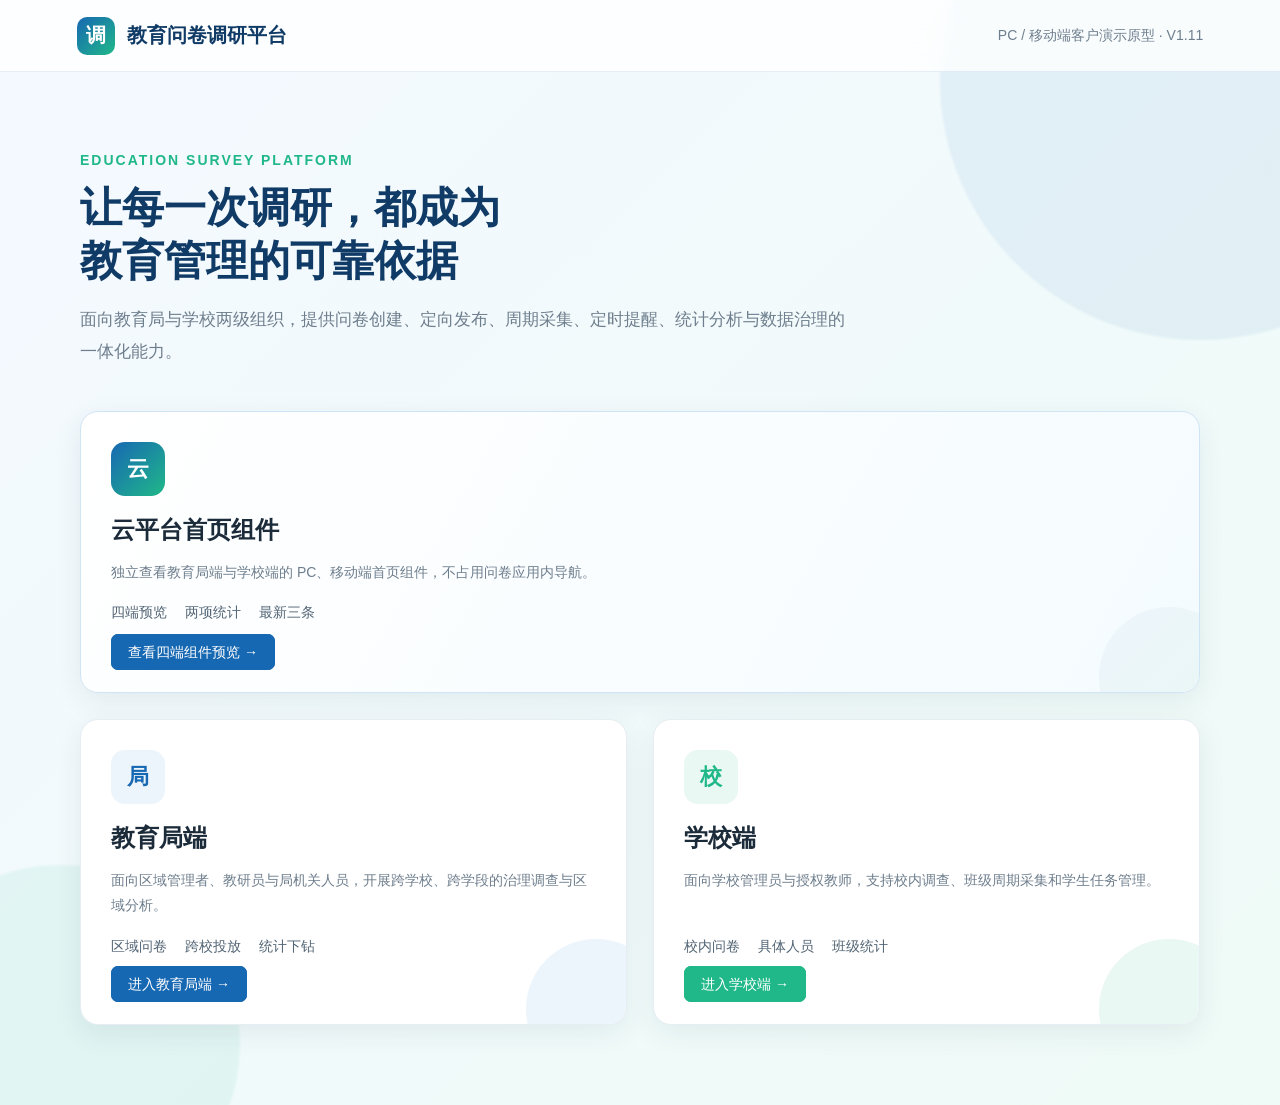
<file: index.html>
<!doctype html>
<html lang="zh-CN">
<head>
  <meta charset="utf-8">
  <meta name="viewport" content="width=device-width,initial-scale=1">
  <title>教育局/学校问卷调研应用 · 演示入口</title>
  <link rel="stylesheet" href="styles.css?v=96c801806c31">
</head>
<body>
  <div class="landing">
    <header class="landing-head">
      <div class="brand"><span class="brand-mark">调</span>教育问卷调研平台</div>
      <div class="subtle">PC / 移动端客户演示原型 · V1.11</div>
    </header>
    <main class="landing-main">
      <div class="eyebrow">EDUCATION SURVEY PLATFORM</div>
      <h1>让每一次调研，都成为<br>教育管理的可靠依据</h1>
      <p class="lead">面向教育局与学校两级组织，提供问卷创建、定向发布、周期采集、定时提醒、统计分析与数据治理的一体化能力。</p>
      <div class="portal-grid">
        <article class="portal-card cloud-widget-portal">
          <div class="portal-icon">云</div>
          <h2>云平台首页组件</h2>
          <p>独立查看教育局端与学校端的 PC、移动端首页组件，不占用问卷应用内导航。</p>
          <div class="portal-meta"><span>四端预览</span><span>两项统计</span><span>最新三条</span></div>
          <a class="btn primary" href="问卷调研云平台首页组件_四端预览.html">查看四端组件预览 →</a>
        </article>
        <article class="portal-card">
          <div class="portal-icon">局</div>
          <h2>教育局端</h2>
          <p>面向区域管理者、教研员与局机关人员，开展跨学校、跨学段的治理调查与区域分析。</p>
          <div class="portal-meta"><span>区域问卷</span><span>跨校投放</span><span>统计下钻</span></div>
          <a class="btn primary" href="bureau.html">进入教育局端 →</a>
        </article>
        <article class="portal-card school">
          <div class="portal-icon">校</div>
          <h2>学校端</h2>
          <p>面向学校管理员与授权教师，支持校内调查、班级周期采集和学生任务管理。</p>
          <div class="portal-meta"><span>校内问卷</span><span>具体人员</span><span>班级统计</span></div>
          <a class="btn green" href="school.html">进入学校端 →</a>
        </article>
      </div>
    </main>
  </div>
</body>
</html>
</file>
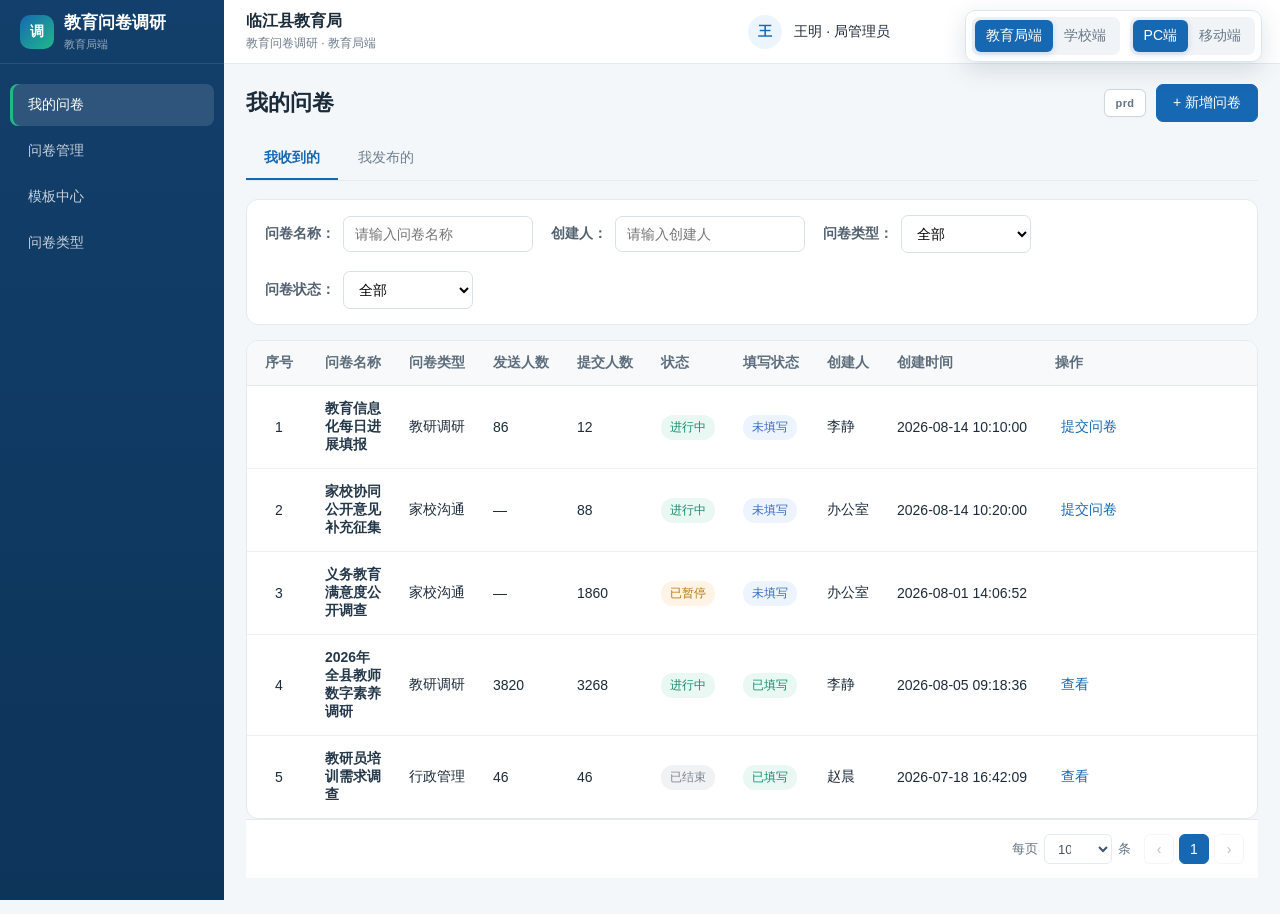
<file: bureau.html>
<!doctype html><html lang="zh-CN"><head><meta charset="utf-8"><meta name="viewport" content="width=device-width,initial-scale=1"><title>教育局端 · 问卷调研</title><link rel="stylesheet" href="styles.css?v=96c801806c31"><link rel="stylesheet" href="recipient-scope-v16.final.css?v=75e80d103f83"><link rel="stylesheet" href="recipient-dynamic-scope-v17.css?v=526d6822dc6c"><link rel="stylesheet" href="recipient-selector-v18.css?v=57f19c440bb0"><link rel="stylesheet" href="survey-jump.css?v=3e268fe87904"><link rel="stylesheet" href="survey-excel-import-v111.css?v=b01b8cc47850"><link rel="stylesheet" href="survey-role-v111.css?v=7cb259b9329b"><link rel="stylesheet" href="survey-question-filter-v111.css?v=e48c66a1dc33"><link rel="stylesheet" href="survey-pc-v111-prd.css?v=18b1855b359f"></head><body><div id="app" data-portal="bureau" data-prototype-version="1.11"></div><script src="vendor/xlsx.full.min.js?v=c9506197caf8"></script><script src="survey-routing.js?v=840e5d6281b6"></script><script src="app.js?v=f7212e7047aa"></script><script src="recipient-dynamic-scope-v17.js?v=0df621df23de"></script><script src="recipient-selector-v18.js?v=4708e85ba7e5"></script><script src="survey-jump.js?v=018796eccce0"></script><script src="survey-detail-export.js?v=43342561ebe8"></script><script src="survey-detail-export-demo.js?v=e63fe7e37dbe"></script><script src="survey-detail-export-prd.js?v=6fa68decc416"></script><script src="survey-role-v111.js?v=f19e35c60666"></script><script src="survey-excel-import-v111.js?v=a3ac470b7093"></script><script src="survey-question-filter-v111.js?v=420ff7ecf74a"></script><script src="survey-pc-v111-backend-rules.js?v=75e3b27448c5"></script><script src="survey-pc-v111-prd.js?v=69f74188574d"></script></body></html>
</file>
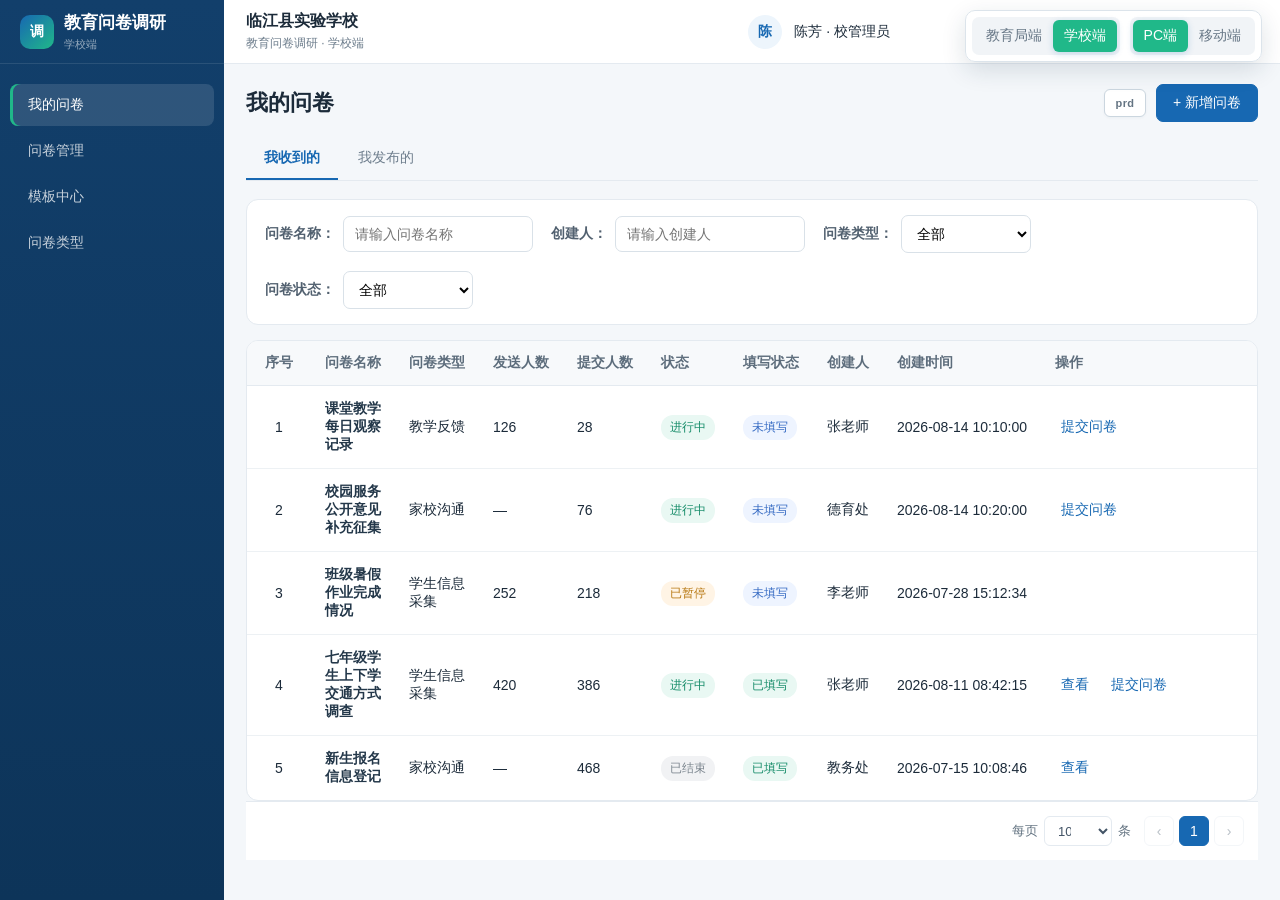
<file: school.html>
<!doctype html><html lang="zh-CN"><head><meta charset="utf-8"><meta name="viewport" content="width=device-width,initial-scale=1"><title>学校端 · 问卷调研</title><link rel="stylesheet" href="styles.css?v=96c801806c31"><link rel="stylesheet" href="recipient-scope-v16.final.css?v=75e80d103f83"><link rel="stylesheet" href="recipient-dynamic-scope-v17.css?v=526d6822dc6c"><link rel="stylesheet" href="recipient-selector-v18.css?v=57f19c440bb0"><link rel="stylesheet" href="survey-jump.css?v=3e268fe87904"><link rel="stylesheet" href="survey-excel-import-v111.css?v=b01b8cc47850"><link rel="stylesheet" href="survey-role-v111.css?v=7cb259b9329b"><link rel="stylesheet" href="survey-question-filter-v111.css?v=e48c66a1dc33"><link rel="stylesheet" href="survey-pc-v111-prd.css?v=18b1855b359f"></head><body><div id="app" data-portal="school" data-resource-center-enabled="true" data-prototype-version="1.11"></div><script src="vendor/xlsx.full.min.js?v=c9506197caf8"></script><script src="survey-routing.js?v=840e5d6281b6"></script><script src="app.js?v=f7212e7047aa"></script><script src="recipient-dynamic-scope-v17.js?v=0df621df23de"></script><script src="recipient-selector-v18.js?v=4708e85ba7e5"></script><script src="survey-jump.js?v=018796eccce0"></script><script src="survey-detail-export.js?v=43342561ebe8"></script><script src="survey-detail-export-demo.js?v=e63fe7e37dbe"></script><script src="survey-detail-export-prd.js?v=6fa68decc416"></script><script src="survey-role-v111.js?v=f19e35c60666"></script><script src="survey-excel-import-v111.js?v=a3ac470b7093"></script><script src="survey-question-filter-v111.js?v=420ff7ecf74a"></script><script src="survey-pc-v111-backend-rules.js?v=75e3b27448c5"></script><script src="survey-pc-v111-prd.js?v=69f74188574d"></script></body></html>
</file>
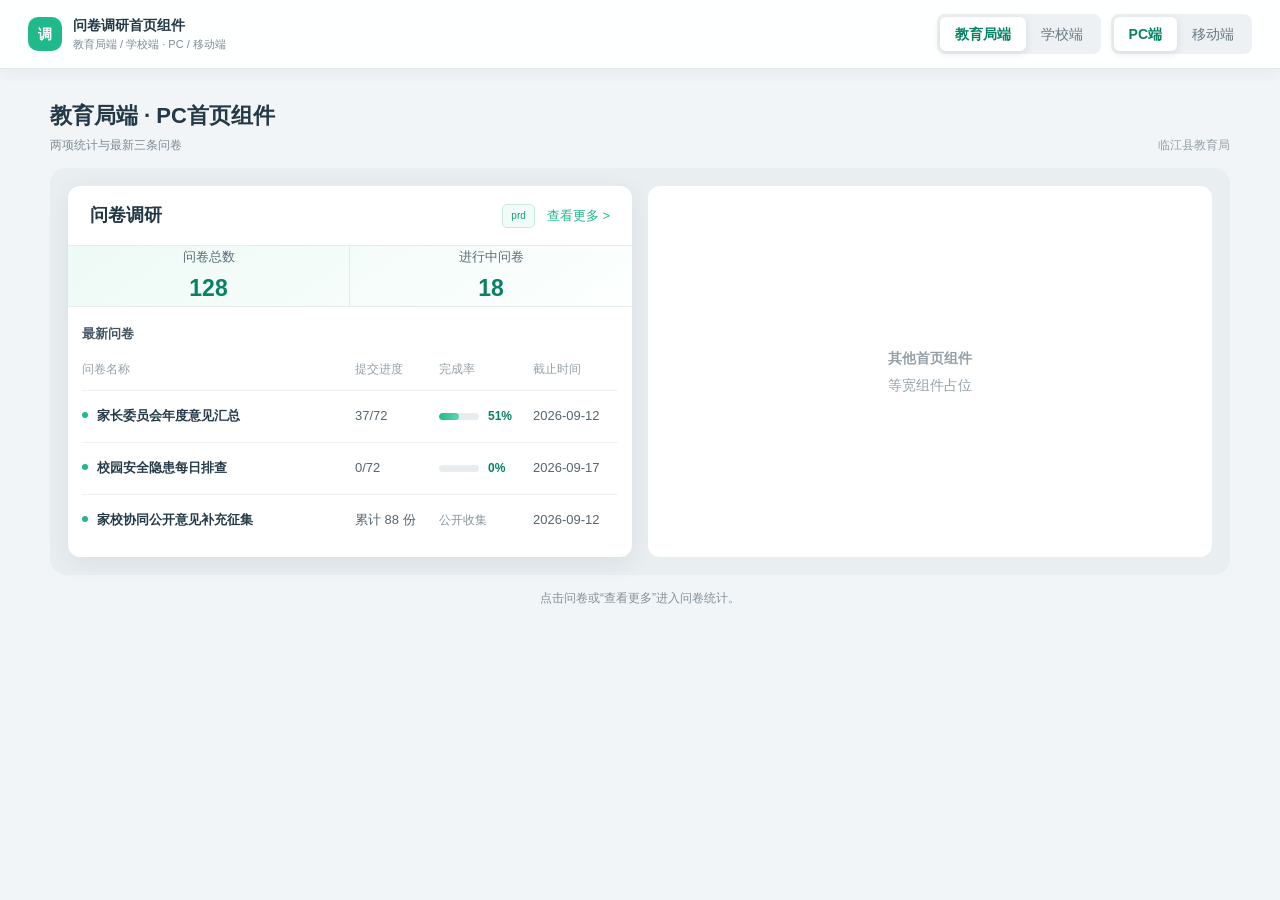
<file: 问卷调研云平台首页组件_四端预览.html>
<!doctype html>
<html lang="zh-CN">
<head>
  <meta charset="utf-8">
  <meta name="viewport" content="width=device-width,initial-scale=1">
  <title>问卷调研云平台首页组件 · 四端预览</title>
  <style>
    :root{--green:#20b98b;--green-dark:#078264;--green-soft:#eefaf6;--ink:#243946;--muted:#7d8b94;--line:#e5eaed;--canvas:#f2f5f7;--blue:#245f97}*{box-sizing:border-box}body{margin:0;background:var(--canvas);color:var(--ink);font:14px/1.5 "Microsoft YaHei","PingFang SC",Arial,sans-serif}button,a{font:inherit}a{color:inherit;text-decoration:none}.showcase{min-height:100vh}.toolbar{position:sticky;top:0;z-index:10;display:flex;align-items:center;justify-content:space-between;gap:20px;padding:14px 28px;border-bottom:1px solid var(--line);background:rgba(255,255,255,.96);box-shadow:0 3px 14px rgba(33,58,76,.06)}.brand{display:flex;align-items:center;gap:11px;font-weight:700}.brand i{display:grid;width:34px;height:34px;place-items:center;border-radius:10px;background:var(--green);color:#fff;font-style:normal}.brand small{display:block;color:var(--muted);font-size:11px;font-weight:400}.switches{display:flex;gap:10px}.segmented{display:flex;padding:3px;border-radius:8px;background:#edf1f3}.segmented button{height:34px;padding:0 15px;border:0;border-radius:6px;background:transparent;color:#667782;cursor:pointer}.segmented button.active{background:#fff;color:var(--green-dark);font-weight:700;box-shadow:0 2px 8px rgba(34,64,84,.12)}.workspace{padding:30px}.preview-title{display:flex;align-items:flex-end;justify-content:space-between;max-width:1180px;margin:0 auto 14px}.preview-title h1{margin:0;font-size:22px}.preview-title p{margin:4px 0 0;color:var(--muted);font-size:12px}.preview-title span{color:#93a0a7;font-size:12px}.panel{display:none}.panel.active{display:block}.pc-stage{max-width:1180px;margin:auto;padding:18px;border-radius:16px;background:#e9eef1}.pc-widget{overflow:hidden;border-radius:12px;background:#fff;box-shadow:0 6px 24px rgba(27,52,69,.08)}.widget-head{display:flex;align-items:center;justify-content:space-between;height:60px;padding:0 22px;border-bottom:1px solid var(--line)}.widget-head h2{margin:0;font-size:18px}.widget-head a{color:var(--green);font-size:13px}.widget-main{display:grid;grid-template-columns:230px 1fr;min-height:312px}.metrics{border-right:1px solid var(--line);background:linear-gradient(145deg,var(--green-soft),#fcfffe)}.metric{display:flex;align-items:center;justify-content:space-between;height:94px;padding:0 23px;border-bottom:1px solid #dcefe8}.metric span{color:#586b75;font-size:13px}.metric b{color:var(--green-dark);font-size:25px}.survey-list{padding:8px 20px}.survey-row,.survey-head{display:grid;grid-template-columns:minmax(190px,1.6fr) minmax(120px,1fr) 95px minmax(120px,.8fr) 135px;gap:15px;align-items:center}.survey-head{height:42px;color:#94a0a8;font-size:12px}.survey-row{min-height:61px;border-top:1px solid #eff2f4;color:#546570;font-size:13px}.survey-row>span{min-width:0;overflow:hidden;text-overflow:ellipsis;white-space:nowrap}.survey-row .name{color:#243b49;font-weight:700}.survey-row .name:before{content:"";display:inline-block;width:6px;height:6px;margin:0 9px 2px 0;border-radius:50%;background:var(--green)}.rate{display:flex;align-items:center;gap:9px}.track{height:7px;min-width:68px;overflow:hidden;border-radius:5px;background:#e7edef}.track i{display:block;height:100%;border-radius:5px;background:linear-gradient(90deg,var(--green),#60d5b2)}.rate b{color:var(--green-dark);font-size:12px}.public{color:#89969e;font-size:12px}.mobile-stage{width:390px;min-height:690px;margin:0 auto;padding:24px 14px 38px;border:8px solid #1e2224;border-radius:36px;background:linear-gradient(160deg,#24c28f 0,#25bd8b 152px,#f3f7f8 153px);box-shadow:0 20px 50px rgba(31,53,66,.22)}.mobile-org{margin:0 5px 18px;color:#fff}.mobile-org small{display:block;opacity:.84}.mobile-org b{font-size:18px}.mobile-title{margin:0 0 12px 2px;color:#fff;font-size:21px}.mobile-card{display:block;overflow:hidden;border-radius:14px;background:#fff;box-shadow:0 10px 28px rgba(18,91,67,.18)}.mobile-metrics{display:grid;grid-template-columns:repeat(3,1fr);padding:18px 7px;background:linear-gradient(135deg,var(--green-soft),#fff)}.mobile-metrics span{text-align:center;border-right:1px solid #dcefe8}.mobile-metrics span:last-child{border:0}.mobile-metrics b{display:block;color:var(--green-dark);font-size:23px}.mobile-metrics small{color:#77867f;font-size:11px}.priority{position:relative;padding:16px 18px 18px;border-top:1px solid #e8efed}.priority>small{color:var(--green-dark)}.priority h3{margin:5px 68px 8px 0;overflow:hidden;font-size:15px;text-overflow:ellipsis;white-space:nowrap}.priority em{position:absolute;right:18px;top:18px;color:var(--green-dark);font-size:11px;font-style:normal}.priority p{margin:0 0 12px;color:#89969e;font-size:10px}.progress-meta{display:flex;justify-content:space-between;margin-top:6px;color:#839098;font-size:10px}.progress-meta b{color:var(--green-dark)}.placeholder{margin-top:26px}.placeholder h2{font-size:20px}.placeholder div{height:180px;border-radius:14px;background:#fff}.hint{max-width:1180px;margin:14px auto 0;color:#81909a;font-size:12px;text-align:center}@media(max-width:900px){.toolbar{align-items:flex-start;flex-direction:column;padding:13px 16px}.switches{width:100%;justify-content:space-between}.workspace{padding:20px 12px}.pc-stage{padding:10px;overflow-x:auto}.pc-widget{min-width:900px}.preview-title{align-items:flex-start;flex-direction:column}.preview-title span{margin-top:5px}}@media(max-width:520px){.segmented button{padding:0 9px}.brand small{display:none}.mobile-stage{width:min(390px,100%);border-width:5px;border-radius:28px}.workspace{padding:16px 6px}}
    .pc-stage{display:grid;grid-template-columns:1fr 1fr;gap:16px}.pc-placeholder{display:flex;min-height:371px;align-items:center;justify-content:center;flex-direction:column;gap:6px;border-radius:12px;background:#fff;color:#94a0a7}.pc-widget{min-width:0}.widget-main{display:block;min-height:0}.metrics{display:grid;grid-template-columns:repeat(3,minmax(0,1fr));border:0;border-bottom:1px solid var(--line)}.metric{height:82px;align-items:center;justify-content:center;flex-direction:column;gap:4px;padding:0 7px;border-right:1px solid #dcefe8;border-bottom:0;text-align:center}.metric:last-child{border-right:0}.metric b{font-size:23px}.survey-list{padding:7px 14px}.survey-row,.survey-head{grid-template-columns:minmax(140px,1.4fr) 75px minmax(95px,.85fr) 115px;gap:8px}.survey-row{min-height:58px}.mobile-title{margin-bottom:3px}.mobile-explain{margin:0 0 12px 2px;color:#fff;font-size:11px;opacity:.9}.mobile-card.stats-only{padding:0;cursor:default}.mobile-stat-grid{display:grid;grid-template-columns:repeat(3,minmax(0,1fr));padding:30px 7px;background:linear-gradient(135deg,#effbf7,#fff)}.mobile-stat-grid div{display:flex;min-width:0;align-items:center;justify-content:center;flex-direction:column;gap:7px;border-right:1px solid #dcefe8;text-align:center}.mobile-stat-grid div:last-child{border:0}.mobile-stat-grid b{max-width:100%;overflow:hidden;color:var(--green-dark);font-size:23px;text-overflow:ellipsis;white-space:nowrap}.mobile-stat-grid span{max-width:100%;overflow:hidden;color:#70817a;font-size:10px;text-overflow:ellipsis;white-space:nowrap}@media(max-width:1050px){.pc-stage{grid-template-columns:1fr}.pc-placeholder{display:none}.pc-widget{min-width:0!important}}@media(max-width:900px){.pc-widget{min-width:650px}.pc-stage{display:block}}
    .widget-actions,.mobile-title-row{display:flex;align-items:center;gap:12px}.mobile-title-row{justify-content:space-between}.prd-btn{height:24px;padding:0 8px;border:1px solid #c9e8de;border-radius:5px;background:#f2fbf8;color:#159c75;font-size:10px;cursor:pointer}.prd-mask{position:fixed;inset:0;z-index:99;display:none;align-items:center;justify-content:center;padding:24px;background:rgba(13,29,38,.56)}.prd-mask.show{display:flex}.prd-dialog{width:min(980px,96vw);max-height:90vh;overflow:auto;border-radius:14px;background:#fff;box-shadow:0 20px 70px rgba(0,0,0,.3)}.prd-dialog>header{position:sticky;top:0;z-index:2;display:flex;align-items:center;justify-content:space-between;padding:18px 22px;border-bottom:1px solid var(--line);background:#fff}.prd-dialog h2{margin:0;font-size:20px}.prd-dialog header small{color:var(--muted)}.prd-close{width:32px;height:32px;border:0;border-radius:50%;background:#edf3f1;color:#52646e;font-size:22px;cursor:pointer}.prd-body{padding:20px 22px}.prd-note{padding:13px 15px;border-left:4px solid var(--green);border-radius:7px;background:var(--green-soft)}.prd-body h3{margin:22px 0 9px;font-size:16px}.prd-body table{width:100%;border-collapse:collapse;font-size:12px}.prd-body th,.prd-body td{padding:9px 10px;border:1px solid var(--line);vertical-align:top;text-align:left}.prd-body th{background:#f3f7f6}.prd-body pre{overflow:auto;margin:0;border-radius:8px;background:#17232b;color:#d9f7ed;padding:13px;font:11px/1.5 Consolas,monospace;white-space:pre-wrap}.prd-code{display:grid;grid-template-columns:1fr 1fr;gap:12px}@media(max-width:650px){.prd-mask{padding:8px}.prd-dialog{max-height:96vh}.prd-code{grid-template-columns:1fr}.prd-body{padding:14px}.prd-dialog h2{font-size:16px}}
  .metrics,.mobile-stat-grid{grid-template-columns:repeat(2,minmax(0,1fr))}.metric{height:60px}.mobile-stat-grid{padding:14px 7px}.survey-list h3,.latest h3{font-size:13px;color:#435562;margin:10px 0 4px}.survey-row,.survey-head{grid-template-columns:minmax(0,1fr) 76px 86px 85px;gap:8px}.survey-row{min-height:52px}.track{min-width:40px}.latest{padding:0 16px 8px}.latest a{display:flex;flex-direction:column;gap:7px;padding:13px 0;border-top:1px solid #edf0f2}.latest a b{font-size:13px;line-height:1.5}.latest a span{font-size:11px;color:#839097}</style>
  <style>.latest a b{display:flex;align-items:center;justify-content:space-between;gap:8px}.latest .status{flex:none;padding:2px 6px;border-radius:8px;background:#eef5ff;color:#2468b5;font-size:10px;font-style:normal}.latest .status.not-started{background:#fff5e6;color:#b56b12}</style>
</head>
<body>
<div class="showcase">
  <header class="toolbar">
    <div class="brand"><i>调</i><div>问卷调研首页组件<small>教育局端 / 学校端 · PC / 移动端</small></div></div>
    <div class="switches">
      <div class="segmented" aria-label="组织端切换"><button class="active" data-portal="bureau">教育局端</button><button data-portal="school">学校端</button></div>
      <div class="segmented" aria-label="设备切换"><button class="active" data-device="pc">PC端</button><button data-device="mobile">移动端</button></div>
    </div>
  </header>
  <main class="workspace">
    <div class="preview-title"><div><h1 id="page-title">教育局端 · PC 首页组件</h1><p id="page-subtitle">两项统计与最新三条问卷</p></div><span id="org-label">临江县教育局</span></div>
    <section class="panel active" data-key="bureau-pc"></section>
    <section class="panel" data-key="school-pc"></section>
    <section class="panel" data-key="bureau-mobile"></section>
    <section class="panel" data-key="school-mobile"></section>
    <p class="hint" id="page-hint">点击问卷或“查看更多”可进入现有问卷调研演示页面。</p>
  </main>
</div>
<div class="prd-mask" id="prd-mask" role="dialog" aria-modal="true" aria-label="问卷调研首页统计组件数据与后端实现规则"></div>
<script>
const DATA={"bureau":{"name":"教育局端","org":"临江县教育局","metrics":["128","18"],"surveys":[[34,"家长委员会年度意见汇总","学校家委会及外部家长代表","37/72",51,"2026-09-12","进行中"],[33,"校园安全隐患每日排查","全县72所学校安全员","0/72",0,"2026-09-17","进行中"],[32,"家校协同公开意见补充征集","学生家长及社会公众","累计 88 份",null,"2026-09-12","进行中"],[31,"教育信息化每日进展填报","信息中心与学校信息员","12/86",14,"2026-09-13","进行中"],[30,"秋季教研工作启动确认","教研室全员","0/46",0,"2026-09-15","未开始"]]},"school":{"name":"学校端","org":"临江县实验学校","metrics":["64","8"],"surveys":[[44,"家校协同年度意见汇总","家委会及校外家长代表","54/126",43,"2026-09-12","进行中"],[43,"校园安全隐患每日排查","班主任及后勤人员","0/48",0,"2026-09-17","进行中"],[42,"校园服务公开意见补充征集","学生家长及校外访客","累计 76 份",null,"2026-09-12","进行中"],[41,"课堂教学每日观察记录","全校教师","28/126",22,"2026-09-13","进行中"],[40,"新学期班级信息确认","全校班主任","0/36",0,"2026-09-15","未开始"]]}};
let portal='bureau',device='pc';
const page=(p)=>p==='bureau'?'bureau.html':'school.html';
function progress(rate){return rate===null?'<span class="public">公开收集</span>':`<div class="rate"><div class="track"><i style="width:${rate}%"></i></div><b>${rate}%</b></div>`}
function pc(p){const d=DATA[p];return `<div class="pc-stage"><article class="pc-widget"><header class="widget-head"><h2>问卷调研</h2><div class="widget-actions"><button class="prd-btn" data-prd="${p}" data-prd-device="pc">prd</button><a href="${page(p)}#all-surveys">查看更多 &gt;</a></div></header><div class="widget-main"><aside class="metrics">${[['问卷总数',d.metrics[0]],['进行中问卷',d.metrics[1]]].map(x=>`<a class="metric" href="${page(p)}#all-surveys"><span>${x[0]}</span><b>${x[1]}</b></a>`).join('')}</aside><div class="survey-list"><h3>最新问卷</h3><div class="survey-head"><span>问卷名称</span><span>提交进度</span><span>完成率</span><span>截止时间</span></div>${d.surveys.length?d.surveys.slice(0,3).map(s=>`<a class="survey-row" href="${page(p)}#stats/detail/${s[0]}"><span class="name" title="${s[1]}｜${s[2]}">${s[1]}</span><span>${s[3]}</span><span>${progress(s[4])}</span><span>${s[5]}</span></a>`).join(''):'<div class="public">暂无问卷</div>'}</div></div></article><div class="pc-placeholder"><b>其他首页组件</b><span>等宽组件占位</span></div></div>`}
function mobile(p){const d=DATA[p],rows=d.surveys.slice(0,3);return `<div class="mobile-stage"><div class="mobile-org"><small>云平台首页 · ${d.name}</small><b>${d.org}</b></div><div class="mobile-title-row"><h2 class="mobile-title">问卷调研</h2><button class="prd-btn" data-prd="${p}" data-prd-device="mobile">prd</button></div><p class="mobile-explain">问卷运行统计</p><div class="mobile-card stats-only" aria-label="问卷调研统计数据"><div class="mobile-stat-grid"><div><b>${d.metrics[0]}</b><span>问卷总数</span></div><div><b>${d.metrics[1]}</b><span>进行中问卷</span></div></div><div class="latest"><h3>最新问卷</h3>${rows.length?rows.map(s=>`<a href="${page(p)}#stats/detail/${s[0]}" data-mobile-survey-link data-portal-target="${p}" data-survey-id="${s[0]}"><b>${s[1]}<em class="status ${s[6]==='未开始'?'not-started':''}">${s[6]}</em></b><span>截止时间：${s[5]}</span></a>`).join(''):'<div class="public">暂无问卷</div>'}</div></div><section class="placeholder"><h2>常用应用</h2><div></div></section></div>`}
document.querySelector('[data-key="bureau-pc"]').innerHTML=pc('bureau');document.querySelector('[data-key="school-pc"]').innerHTML=pc('school');document.querySelector('[data-key="bureau-mobile"]').innerHTML=mobile('bureau');document.querySelector('[data-key="school-mobile"]').innerHTML=mobile('school');
function widgetTrack(event,details={}){window.__prdEvents=window.__prdEvents||[];window.__prdEvents.push({event,portal,device,timestamp:new Date().toISOString(),...details})}
function render(){document.querySelectorAll('.panel').forEach(x=>x.classList.toggle('active',x.dataset.key===`${portal}-${device}`));document.querySelectorAll('[data-portal]').forEach(x=>x.classList.toggle('active',x.dataset.portal===portal));document.querySelectorAll('[data-device]').forEach(x=>x.classList.toggle('active',x.dataset.device===device));document.getElementById('page-title').textContent=`${DATA[portal].name} · ${device==='pc'?'PC':'移动端'}首页组件`;document.getElementById('page-subtitle').textContent='两项统计与最新三条问卷';document.getElementById('org-label').textContent=DATA[portal].org;document.getElementById('page-hint').textContent=device==='pc'?'点击问卷或“查看更多”进入问卷统计。':'点击问卷进入统计详情。';widgetTrack('cloud_widget_open')}
document.querySelectorAll('[data-portal]').forEach(b=>b.addEventListener('click',()=>{portal=b.dataset.portal;render()}));document.querySelectorAll('[data-device]').forEach(b=>b.addEventListener('click',()=>{device=b.dataset.device;render()}));document.querySelectorAll('[data-mobile-survey-link]').forEach(link=>link.addEventListener('click',()=>{sessionStorage.setItem('survey-preview','mobile');widgetTrack('survey_widget_entry_click',{portal:link.dataset.portalTarget,survey_id:link.dataset.surveyId,target_route:link.getAttribute('href')})}));render();
function prdTable(headers,rows){return `<table><thead><tr>${headers.map(x=>`<th>${x}</th>`).join('')}</tr></thead><tbody>${rows.map(r=>`<tr>${r.map(x=>`<td>${x}</td>`).join('')}</tr>`).join('')}</tbody></table>`}
openPrd=function(p,dev){
 const mask=document.getElementById('prd-mask'),features=[
  ['应用导航','删除应用内首页','教育局端、学校端应用内不保留首页菜单；默认进入我的问卷，旧首页地址重定向我的问卷。','P0','两端一致'],
  ['云首页','顶部统计','PC 与移动端均仅展示问卷总数和进行中问卷数；未开始问卷不计入进行中。','P0','同一组织快照'],
  ['云首页','PC 最新问卷','展示当前组织最新三条已发布问卷，包含未开始、进行中、暂停及结束；点击进入统计详情。','P0','按创建时间、ID 倒序'],
  ['云首页','移动最新问卷','展示当前组织最新三条已发布问卷、状态和截止时间；点击进入统计详情。','P0','两端移动端一致'],
   ['PRD 文档','版本与关闭','展示 PRD V1.8 更新日期；按钮、遮罩和 Escape 关闭后不改变页面状态。','P1','2026-09-07']
 ];
  mask.dataset.portal=p;mask.dataset.device=dev;mask.innerHTML=`<article class="prd-dialog"><header><div><small>${p==='bureau'?'教育局端':'学校端'} · ${dev==='pc'?'PC':'移动端'}</small><h2>云首页组件规则</h2></div><button class="prd-close" aria-label="关闭">×</button></header><div class="prd-body"><p class="prd-note"><b>PRD V1.8</b> · 更新日期 2026-09-07</p><section><h3>1. 背景与目标</h3><p>删除教育局端、学校端应用内首页，统一由云首页提供精简问卷统计和快捷入口。</p></section><section><h3>2. 用户与使用场景</h3><p>教育局与学校授权用户在 PC 云首页查看组织问卷概览，在移动云首页查看当前组织最新问卷。</p></section><section><h3>3. 需求范围</h3><h4>In Scope</h4><p>两项统计、PC 最新三条问卷、移动端最新三条问卷、截止日期、页面跳转及 PRD 入口。</p><h4>Out of Scope</h4><p>移动端填写列表、问卷创建表单、其他页面字段、后端接口及数据库实现。</p></section><section><h3>4. 功能需求列表</h3>${prdTable(['功能模块','功能点','需求描述','优先级（P0 / P1 / P2）','备注说明'],features)}</section><section><h3>5. 核心流程与交互说明</h3><p>进入云首页后加载组织统计。PC 与移动端均展示当前组织最新三条问卷并进入统计详情；PC 查看更多进入全部问卷。</p></section><section><h3>6. 异常场景与边界条件</h3><p>PC 与移动端不足三条按实际数量展示，无已发布问卷时展示“暂无问卷”。截止日期无法识别时展示“—”；加载失败或无权限不得展示为零。</p></section><section><h3>7. 数据口径与埋点需求</h3><p>问卷总数包含当前组织未删除草稿；进行中仅计 status=running。PC 最新问卷排除草稿，按 createdAt、ID 倒序取三条。移动端与 PC 均排除草稿和已删除问卷，按 createdAt、ID 倒序取三条。记录 cloud_widget_open、survey_widget_entry_click、prd_entry_expose、prd_rule_open 和 prd_rule_close；【假设】公共属性包含 portal、device、org_id、user_id、survey_id、timestamp。</p></section><section><h3>8. 风险、依赖与限制</h3><p>正式环境依赖组织权限、个人答卷状态和聚合接口；缓存必须隔离组织、用户及权限范围。生产数据使用独立 deadline 字段。</p></section><section><h3>9. 验收标准</h3><p>PC 与移动端仅展示两项统计；PC 最新问卷不超过三条且进入统计详情；移动端最新问卷不超过三条且进入统计详情；截止日期含年份；无数据展示正确空态。</p></section></div></article>`;
 window.__prdEvents=window.__prdEvents||[];window.__prdEvents.push({event:'prd_rule_open',portal:p,device:dev,rule_key:'cloud-widget-data-rule',timestamp:new Date().toISOString()});
 mask.classList.add('show');mask.querySelector('.prd-close').focus();mask.querySelector('.prd-close').onclick=()=>closePrd('button')
};
function closePrd(method='button'){const mask=document.getElementById('prd-mask');if(!mask.classList.contains('show'))return;const p=mask.dataset.portal||portal,dev=mask.dataset.device||device;mask.classList.remove('show');mask.innerHTML='';window.__prdEvents=window.__prdEvents||[];window.__prdEvents.push({event:'prd_rule_close',portal:p,device:dev,rule_key:'cloud-widget-data-rule',close_method:method,timestamp:new Date().toISOString()})}
document.addEventListener('click',e=>{const b=e.target.closest('[data-prd]');if(b){e.preventDefault();e.stopPropagation();openPrd(b.dataset.prd,b.dataset.prdDevice);return}if(e.target.id==='prd-mask')closePrd('mask')});document.addEventListener('keydown',e=>{if(e.key==='Escape')closePrd('escape')});document.querySelectorAll('[data-prd]').forEach(b=>{window.__prdEvents=window.__prdEvents||[];window.__prdEvents.push({event:'prd_entry_expose',portal:b.dataset.prd,device:b.dataset.prdDevice,rule_key:'cloud-widget-data-rule',timestamp:new Date().toISOString()})});
</script>
</body>
</html>
</file>
<file: styles.css>
:root{--blue:#1768b2;--blue-deep:#103b66;--blue-soft:#edf5fc;--green:#20b889;--green-soft:#e9f8f3;--ink:#1c2b3a;--muted:#6e7e8d;--line:#e4eaf0;--bg:#f4f7fa;--white:#fff;--warn:#f5a623;--danger:#e65353;--shadow:0 8px 28px rgba(28,53,78,.08);--radius:12px}
*{box-sizing:border-box}html,body{margin:0;min-width:1100px;background:var(--bg);color:var(--ink);font-family:"Microsoft YaHei","PingFang SC",Arial,sans-serif;font-size:14px}button,input,select,textarea{font:inherit}button{cursor:pointer}a{text-decoration:none;color:inherit}
.landing{min-height:100vh;background:linear-gradient(135deg,#f4f9ff,#effbf7);position:relative;overflow:hidden}.landing:before,.landing:after{content:"";position:absolute;border-radius:50%;filter:blur(1px)}.landing:before{width:520px;height:520px;background:rgba(23,104,178,.07);right:-180px;top:-180px}.landing:after{width:360px;height:360px;background:rgba(32,184,137,.08);left:-120px;bottom:-120px}.landing-head{height:72px;padding:0 6vw;display:flex;align-items:center;justify-content:space-between;border-bottom:1px solid rgba(23,104,178,.1);background:rgba(255,255,255,.78);backdrop-filter:blur(12px);position:relative;z-index:2}.brand{display:flex;align-items:center;gap:12px;font-size:20px;font-weight:700;color:var(--blue-deep)}.brand-mark{width:38px;height:38px;border-radius:10px;background:linear-gradient(135deg,var(--blue),var(--green));display:grid;place-items:center;color:white;font-weight:800}.landing-main{max-width:1180px;margin:0 auto;padding:80px 30px;position:relative;z-index:1}.eyebrow{color:var(--green);font-weight:700;letter-spacing:2px}.landing h1{font-size:42px;line-height:1.25;margin:14px 0;color:var(--blue-deep)}.lead{font-size:17px;color:var(--muted);max-width:780px;line-height:1.9}.portal-grid{display:grid;grid-template-columns:1fr 1fr;gap:26px;margin-top:42px}.portal-card{background:#fff;border:1px solid #e6edf3;border-radius:18px;padding:30px;box-shadow:var(--shadow);transition:.25s;position:relative;overflow:hidden}.portal-card:hover{transform:translateY(-4px);box-shadow:0 18px 40px rgba(28,53,78,.14)}.portal-card:after{content:"";position:absolute;width:140px;height:140px;border-radius:50%;right:-40px;bottom:-55px;background:var(--blue-soft)}.portal-card.school:after{background:var(--green-soft)}.portal-icon{width:54px;height:54px;border-radius:14px;display:grid;place-items:center;background:var(--blue-soft);color:var(--blue);font-weight:800;font-size:22px}.school .portal-icon{background:var(--green-soft);color:var(--green)}.portal-card h2{font-size:24px;margin:18px 0 8px}.portal-card p{color:var(--muted);line-height:1.75;min-height:50px}.portal-meta{display:flex;gap:18px;color:#526474;margin:20px 0}.portal-card .btn{position:relative;z-index:2}
.app{display:grid;grid-template-columns:224px 1fr;min-height:100vh}.sidebar{background:linear-gradient(180deg,#123f6b 0%,#0d3459 100%);color:#fff;position:fixed;left:0;top:0;bottom:0;width:224px;z-index:20}.side-brand{height:64px;display:flex;align-items:center;gap:10px;padding:0 20px;border-bottom:1px solid rgba(255,255,255,.1);font-size:17px;font-weight:700}.side-brand .brand-mark{width:34px;height:34px;font-size:14px}.side-caption{font-size:11px;color:rgba(255,255,255,.55);font-weight:400;margin-top:3px}.side-menu{padding:16px 10px}.menu-item{display:flex;align-items:center;padding:12px 18px;margin:4px 0;border-radius:8px;color:rgba(255,255,255,.76);transition:.2s}.menu-item:hover,.menu-item.active{color:#fff;background:rgba(255,255,255,.12)}.menu-item.active{box-shadow:inset 3px 0 0 var(--green)}
.main{grid-column:2;min-width:0}.topbar{height:64px;background:#fff;border-bottom:1px solid var(--line);display:flex;align-items:center;justify-content:space-between;padding:0 22px;position:sticky;top:0;z-index:15}.org-title{font-size:16px;font-weight:700}.org-sub{color:var(--muted);font-size:12px;margin-top:3px}.top-actions{display:flex;align-items:center;gap:12px}.switcher{display:flex;background:#f3f6f9;padding:3px;border-radius:8px}.switcher a{padding:7px 12px;border-radius:6px;color:var(--muted);font-size:12px}.switcher a.active{background:white;color:var(--blue);box-shadow:0 2px 8px rgba(0,0,0,.08)}.avatar{width:34px;height:34px;border-radius:50%;display:grid;place-items:center;background:var(--blue-soft);color:var(--blue);font-weight:700}.content{width:100%;padding:20px 22px 36px;margin:0}.page-head{display:flex;justify-content:space-between;align-items:center;margin-bottom:16px}.page-head h1{font-size:22px;margin:0}.subtle{color:var(--muted);line-height:1.6}.head-actions,.toolbar,.row-actions{display:flex;align-items:center;gap:10px}.btn{border:1px solid var(--line);background:#fff;color:#435466;border-radius:7px;padding:9px 16px;transition:.15s}.btn:hover{border-color:#b8c6d2;background:#f8fafc}.btn.primary{background:var(--blue);border-color:var(--blue);color:#fff}.btn.green{background:var(--green);border-color:var(--green);color:#fff}.btn.danger{color:var(--danger);border-color:#f3caca}.btn.sm{padding:6px 10px;font-size:12px}.btn.ghost{border-color:transparent;background:transparent}.link-btn{border:0;background:none;color:var(--blue);padding:4px 6px}.link-btn.danger{color:var(--danger)}
.stats-grid{display:grid;grid-template-columns:repeat(4,1fr);gap:16px;margin-bottom:18px}.stat-card,.card{background:#fff;border:1px solid var(--line);border-radius:var(--radius);box-shadow:0 3px 13px rgba(31,55,79,.04)}.stat-card{padding:20px;position:relative;overflow:hidden}.stat-label{color:var(--muted);font-size:13px}.stat-value{font-size:28px;font-weight:700;margin:10px 0 0;color:var(--blue-deep)}.card{padding:20px}.card-title{font-size:16px;font-weight:700;margin-bottom:16px;display:flex;justify-content:space-between;align-items:center}.dashboard-grid{display:grid;grid-template-columns:1.6fr 1fr;gap:18px;margin-bottom:18px}.chart-box{height:260px;display:flex;align-items:flex-end;gap:20px;padding:28px 20px 25px;border-bottom:1px solid var(--line);position:relative}.bar-wrap{flex:1;height:100%;display:flex;align-items:flex-end;gap:7px;position:relative}.bar{flex:1;background:linear-gradient(180deg,#58a7e8,var(--blue));border-radius:6px 6px 0 0;min-height:8px}.bar.alt{background:linear-gradient(180deg,#62d6b2,var(--green))}.bar-label{position:absolute;bottom:-21px;width:100%;text-align:center;color:var(--muted);font-size:11px}.progress-row{display:grid;grid-template-columns:92px 1fr 45px;gap:10px;align-items:center;margin:14px 0}.progress{height:8px;background:#edf1f4;border-radius:8px;overflow:hidden}.progress>i{display:block;height:100%;background:linear-gradient(90deg,var(--blue),#58a7e8);border-radius:8px}.progress.green>i{background:linear-gradient(90deg,var(--green),#69d4b4)}.activity{display:flex;gap:12px;padding:11px 0;border-bottom:1px dashed var(--line)}.activity:last-child{border:0}.activity-dot{width:9px;height:9px;border-radius:50%;background:var(--green);margin-top:6px}.activity-time{color:var(--muted);font-size:12px;margin-top:4px}
.tabs{display:flex;gap:2px;border-bottom:1px solid var(--line);margin-bottom:18px}.tab{padding:11px 18px;border:0;background:transparent;color:var(--muted);border-bottom:2px solid transparent}.tab.active{color:var(--blue);border-color:var(--blue);font-weight:700}.filter-card{background:#fff;border:1px solid var(--line);padding:15px 18px;border-radius:var(--radius);display:flex;justify-content:space-between;align-items:center;gap:18px;margin-bottom:15px}.filter-card>.subtle{white-space:nowrap}.filter-toolbar{gap:18px;flex-wrap:wrap}.filter-item{display:flex;align-items:center;gap:8px;white-space:nowrap;color:#526170}.filter-item>span{font-weight:600}.filter-item input{width:190px}.filter-item select{min-width:130px}.select,input[type=text],input[type=date],input[type=time],input[type=number],textarea{border:1px solid #d9e1e8;border-radius:7px;padding:9px 11px;outline:none;background:#fff}.select:focus,input:focus,textarea:focus{border-color:var(--blue);box-shadow:0 0 0 3px rgba(23,104,178,.08)}
.table-wrap,.compact-list{background:#fff;border:1px solid var(--line);border-radius:var(--radius);overflow:hidden}.compact-list{border:0;box-shadow:none}.data-table{width:100%;border-collapse:collapse}.data-table th{background:#f7f9fb;color:#5d6d7c;font-weight:600;text-align:left;padding:13px 14px;border-bottom:1px solid var(--line);white-space:nowrap}.data-table td{padding:14px;border-bottom:1px solid #edf1f4;vertical-align:middle}.data-table tr:last-child td{border:0}.data-table tbody tr:hover{background:#fbfdff}.title-cell{font-weight:600;color:#24384a}.meta-line{color:var(--muted);font-size:12px;margin-top:4px}.tag{display:inline-block;border-radius:12px;padding:4px 9px;font-size:12px;background:#eef2f6;color:#637383;white-space:nowrap}.tag.running{background:#e9f8f3;color:#168c69}.tag.draft{background:#f0f3f6;color:#667788}.tag.paused{background:#fff4e5;color:#b77710}.tag.ended{background:#f1f2f4;color:#7b858e}.tag.public{background:#eef4ff;color:#356ac3}.pagination{display:flex;justify-content:flex-end;align-items:center;gap:5px;padding:14px;border-top:1px solid var(--line);background:#fff}.page-btn{width:30px;height:30px;border:1px solid var(--line);background:#fff;border-radius:6px;color:#586979}.page-btn:hover{border-color:var(--blue);color:var(--blue)}.page-btn.active{background:var(--blue);color:white;border-color:var(--blue)}
.steps{display:flex;background:#fff;border:1px solid var(--line);border-radius:var(--radius);padding:18px 24px;margin-bottom:18px}.step{flex:1;display:flex;align-items:center;position:relative;color:var(--muted)}.step:after{content:"";height:1px;background:#dce4eb;position:absolute;left:38px;right:8px;top:15px}.step:last-child:after{display:none}.step-num{width:30px;height:30px;border-radius:50%;display:grid;place-items:center;background:#eef2f5;color:#687887;z-index:1;margin-right:10px}.step.active,.step.done{color:var(--blue);font-weight:600}.step.active .step-num{background:var(--blue);color:#fff}.step.done .step-num{background:var(--green);color:#fff}.form-layout{display:grid;grid-template-columns:1fr 280px;gap:18px}.basic-layout{display:block;width:100%}.form-card{background:#fff;border:1px solid var(--line);border-radius:var(--radius);padding:22px}.form-section{margin-bottom:24px}.section-title{font-size:16px;font-weight:700;padding-bottom:12px;border-bottom:1px solid var(--line);margin-bottom:18px}.form-grid{display:grid;grid-template-columns:1fr 1fr;gap:16px 20px}.field label{display:block;margin-bottom:7px;color:#526170}.required:before{content:"*";color:var(--danger);margin-right:4px}.field input,.field select,.field textarea{width:100%}.field.full{grid-column:1/-1}.field textarea{height:82px;resize:vertical}.hint{font-size:12px;color:var(--muted);margin-top:5px}.summary-box{position:sticky;top:94px;height:max-content}.summary-row{display:flex;justify-content:space-between;padding:10px 0;border-bottom:1px dashed var(--line)}
.editor{display:grid;grid-template-columns:180px minmax(0,1fr);gap:15px}.toolbox,.question-list{background:#fff;border:1px solid var(--line);border-radius:var(--radius);padding:16px}.toolbox{height:max-content}.tool-group{border:0;margin:0 0 14px}.tool-group:last-child{margin-bottom:0}.tool-group summary{display:flex;align-items:center;justify-content:space-between;padding:2px 0 8px;font-weight:700;color:#344657;cursor:pointer;list-style:none}.tool-group summary::-webkit-details-marker{display:none}.tool-group summary:after{content:'⌄';color:#8b99a6;transition:transform .2s}.tool-group[open] summary:after{transform:rotate(180deg)}.tool-group-items{padding-top:1px}.tool-item{width:100%;display:block;padding:10px 11px;background:#f7f9fb;border:1px solid #edf1f4;border-radius:7px;margin:7px 0;color:#43505c;text-align:left;cursor:pointer}.tool-item:hover{border-color:var(--green);color:var(--green)}.question-card{border:1px solid var(--line);border-radius:10px;padding:16px;margin-bottom:12px;background:#fff}.q-head{display:flex;justify-content:space-between;gap:10px}.q-title{font-weight:600;flex:1}.q-type{color:var(--muted);font-size:12px;margin-top:7px}.q-actions{white-space:nowrap}.mock-option{margin:10px 0;color:#516271}.mock-input{height:36px;border-bottom:1px solid #dce3e9;color:#a0abb5;padding:8px}.inline-check{display:flex;align-items:center;gap:8px;margin-top:12px}.empty{text-align:center;padding:50px;color:var(--muted)}
.object-grid{display:grid;grid-template-columns:1fr 320px;gap:18px}.recipient-tabs{display:flex;background:#f1f4f7;border-radius:9px;padding:4px;margin-bottom:18px}.recipient-tab{flex:1;border:0;background:transparent;border-radius:7px;padding:10px;color:#596a78}.recipient-tab.active{background:var(--green);color:#fff;font-weight:700}.recipient-filter{margin-bottom:14px}.recipient-tree{border:1px solid var(--line);border-radius:9px;overflow:hidden;min-height:210px}.recipient-group,.school-recipient{border-bottom:1px solid var(--line)}.recipient-group:last-child,.school-recipient:last-child{border-bottom:0}.recipient-row{display:flex;align-items:center;gap:10px;padding:13px 15px;background:#fff}.recipient-row:hover{background:#f8fbfd}.recipient-row span{flex:1}.recipient-row em{font-style:normal;color:var(--muted);font-size:12px}.recipient-children{border-top:1px solid #edf1f4;background:#fafcfd;padding-left:28px}.recipient-children .recipient-row{background:transparent;border-bottom:1px solid #edf1f4}.recipient-children .recipient-row:last-child{border-bottom:0}.school-recipient-head{display:flex;align-items:center}.school-recipient-head>.recipient-row{flex:1}.school-roles{display:none;border-top:1px solid #edf1f4;background:#fafcfd;padding-left:28px}.school-roles.show{display:block}.school-roles .recipient-row{background:transparent;border-bottom:1px solid #edf1f4}.school-recipient .hint{padding:0 15px 12px 44px}.external-recipient{text-align:center;padding:32px 20px}.external-icon{width:56px;height:56px;border-radius:50%;display:grid;place-items:center;margin:0 auto 12px;background:var(--green-soft);color:var(--green);font-size:28px}.external-recipient h3{margin:8px 0}.external-recipient p{color:var(--muted);line-height:1.7}.external-choice{display:inline-flex;align-items:center;gap:9px;margin-top:10px;padding:12px 18px;border:1px solid var(--line);border-radius:8px}.chosen{background:#f8fbfd;border-radius:8px;padding:12px;margin-bottom:9px;display:flex;justify-content:space-between}.chosen span{display:flex;flex-direction:column;gap:4px}.chosen small{color:var(--muted)}.compact-empty{padding:32px 10px}.collection-options{display:grid;grid-template-columns:1fr 1fr;gap:14px}.collection-option{display:flex;align-items:flex-start;gap:12px;border:1px solid var(--line);border-radius:10px;padding:16px;cursor:pointer}.collection-option.active{border-color:var(--green);box-shadow:0 0 0 3px rgba(32,184,137,.08)}.collection-option span{display:flex;flex-direction:column;gap:6px}.collection-option small,.setting-row small{color:var(--muted)}.collection-grid{margin-top:20px}.setting-row{display:flex;align-items:center;justify-content:space-between;padding:14px;border:1px solid var(--line);border-radius:8px}.setting-row span{display:flex;flex-direction:column;gap:5px}.setting-row input{width:18px;height:18px}.channel-cards,.frequency-cards,.template-grid{display:grid;grid-template-columns:repeat(3,1fr);gap:14px}.choice-card,.template-card{border:1px solid var(--line);border-radius:10px;padding:16px;cursor:pointer;background:#fff}.choice-card.active{border-color:var(--blue);box-shadow:0 0 0 3px rgba(23,104,178,.07)}.choice-card h4,.template-card h3{margin:5px 0 8px}.choice-card p,.template-card p{color:var(--muted);font-size:12px;line-height:1.6}.template-card{min-height:170px;position:relative}.template-icon{width:42px;height:42px;border-radius:10px;background:var(--green-soft);color:var(--green);display:grid;place-items:center;font-weight:700}.template-card .btn{position:absolute;bottom:15px;left:16px}.template-card.new{border-style:dashed;display:grid;place-items:center;text-align:center}
.detail-head{background:linear-gradient(110deg,#fff,#f3f9ff);padding:22px;border:1px solid var(--line);border-radius:var(--radius);margin-bottom:16px}.detail-title{font-size:22px;font-weight:700;margin-bottom:10px}.detail-meta{display:flex;gap:24px;color:var(--muted)}.rank-row{display:grid;grid-template-columns:30px 160px 1fr 60px;align-items:center;gap:10px;margin:13px 0}.rank{width:24px;height:24px;border-radius:6px;background:var(--blue-soft);color:var(--blue);display:grid;place-items:center;font-size:12px}.donut-wrap{display:flex;align-items:center;gap:34px;padding:18px}.donut{width:150px;height:150px;border-radius:50%;background:conic-gradient(var(--green) 0 68%,var(--blue) 68% 91%,#e8edf1 91%);position:relative}.donut:after{content:"91%";position:absolute;inset:25px;background:white;border-radius:50%;display:grid;place-items:center;font-size:24px;font-weight:700;color:var(--blue-deep)}.legend div{margin:12px 0}.legend i{display:inline-block;width:9px;height:9px;border-radius:50%;margin-right:8px}
.modal-mask{position:fixed;inset:0;background:rgba(13,35,56,.45);display:none;align-items:center;justify-content:center;z-index:100}.modal-mask.show{display:flex}.modal{width:460px;background:white;border-radius:14px;box-shadow:0 22px 70px rgba(0,0,0,.22);padding:24px}.modal h3{margin:0 0 12px;font-size:19px}.modal p{color:var(--muted);line-height:1.7}.modal-actions{display:flex;justify-content:flex-end;gap:9px;margin-top:20px}.external-result{width:520px;text-align:center}.external-link{display:flex;gap:8px;margin:16px 0}.external-link input{flex:1;min-width:0}.demo-qr{width:176px;height:176px;margin:18px auto;display:grid;grid-template-columns:repeat(8,1fr);gap:2px;padding:10px;background:#fff;border:1px solid var(--line)}.demo-qr i{background:#fff}.demo-qr i.on{background:#182b3c}.question-picker-mask{align-items:stretch;justify-content:flex-end}.question-picker{width:420px;max-width:90vw;height:100%;background:#fff;box-shadow:-12px 0 40px rgba(13,35,56,.18);overflow-y:auto}.question-picker-head{height:68px;display:flex;align-items:center;justify-content:center;border-bottom:1px solid var(--line);position:relative}.question-picker-head h3{font-size:20px;margin:0}.picker-close{position:absolute;right:18px;top:15px;border:0;background:none;font-size:30px;color:#34414d}.picker-group{border-bottom:1px solid var(--line)}.picker-group summary{padding:18px;font-size:16px;font-weight:700;cursor:pointer;list-style:none;display:flex;justify-content:space-between}.picker-group summary::-webkit-details-marker{display:none}.picker-group summary:after{content:'⌄';color:#a5afb8}.picker-group[open] summary:after{transform:rotate(180deg)}.picker-items{border-top:1px solid #edf1f4}.picker-item{width:100%;display:flex;align-items:center;gap:12px;padding:15px 18px;border:0;border-bottom:1px solid #edf1f4;background:#fff;text-align:left;font-size:15px;color:#394653}.picker-item:last-child{border-bottom:0}.picker-item:hover{background:#f7fbfe;color:var(--blue)}.picker-item i{width:24px;height:24px;border:1px solid #cbd4dc;border-radius:50%;flex:none}.toast{position:fixed;right:26px;top:85px;background:#1f3548;color:white;padding:12px 18px;border-radius:8px;box-shadow:var(--shadow);opacity:0;transform:translateY(-10px);pointer-events:none;transition:.25s;z-index:120}.toast.show{opacity:1;transform:translateY(0)}.footer-actions{display:flex;justify-content:center;align-items:center;gap:12px;margin-top:18px;padding:16px 0}.split{display:grid;grid-template-columns:1fr 1fr;gap:18px}.check-list{display:flex;gap:16px;flex-wrap:wrap}.check-list label{display:flex;gap:7px;align-items:center}.notice{padding:12px 14px;background:#fff8e8;border:1px solid #f6e2ad;color:#8b6914;border-radius:8px;margin:14px 0}.back-link{display:inline-flex;align-items:center;color:var(--blue);margin-bottom:12px}.back-link:hover{text-decoration:underline}.hidden{display:none!important}
.modal-error{min-height:20px;color:var(--danger);font-size:12px;margin-top:8px}
.nowrap{white-space:nowrap}.all-survey-filter{display:block}.all-survey-filter .filter-toolbar{align-items:flex-end}.all-survey-filter .filter-item{align-items:flex-start;flex-direction:column;gap:7px}.all-survey-filter .filter-item input{width:180px}.date-range{display:flex;align-items:center;gap:8px}.date-range em{font-style:normal;color:var(--muted)}.date-range input{width:150px!important}.filter-footer{display:flex;align-items:center;justify-content:space-between;margin-top:13px;padding-top:12px;border-top:1px solid var(--line)}.filter-error{color:var(--danger);font-size:12px}.all-surveys-table th,.all-surveys-table td{padding-left:11px;padding-right:11px}.empty-state{display:flex;flex-direction:column;align-items:center;justify-content:center;gap:8px;color:var(--muted);padding:38px}.empty-state b{color:#46586a;font-size:16px}.detail-empty{min-height:320px;background:#fff;border:1px solid var(--line);border-radius:var(--radius)}.detail-info-grid{display:grid;grid-template-columns:1fr 1fr;gap:20px}.detail-info-grid div{display:flex;flex-direction:column;gap:6px}.detail-info-grid span{color:var(--muted);font-size:12px}.readonly-questions{margin:16px 0}.readonly-question{display:flex;gap:14px;align-items:flex-start;padding:14px 0;border-bottom:1px solid var(--line)}.readonly-question:last-child{border-bottom:0}.readonly-question>span{width:30px;height:30px;border-radius:7px;background:var(--blue-soft);color:var(--blue);display:grid;place-items:center;font-weight:700}.readonly-question b{display:block;margin:3px 0 6px}.readonly-question p{margin:0;color:var(--muted);font-size:12px}
.filter-card>.subtle,#filter-count,#all-filter-count,#survey-type-count{display:none!important}.all-survey-filter .filter-toolbar{align-items:center}.all-survey-filter .filter-item{align-items:center;flex-direction:row;gap:8px}
.template-table-wrap{overflow-x:auto}.template-table{min-width:980px}.template-table th:first-child,.template-table td:first-child{width:72px;text-align:center}.template-table th:last-child,.template-table td:last-child{width:220px}.template-row-actions{flex-wrap:nowrap!important;min-width:max-content!important;white-space:nowrap}.template-index{color:var(--muted)}
.school-role-group-title{padding:12px 14px 7px;color:#526575;font-size:12px;font-weight:700;background:#f4f8fa;border-bottom:1px solid #e8eef2}.school-role-group-title:not(:first-child){border-top:1px solid #dde6ec}.school-roles .school-role-group-title+.recipient-row{border-top:0}
.form-layout.publish-layout{grid-template-columns:minmax(0,1fr)}
@media(max-width:1250px){.content{padding-left:20px;padding-right:20px}.stats-grid{gap:10px}.stat-card{padding:16px}.form-layout{grid-template-columns:1fr 250px}.editor{grid-template-columns:160px 1fr}.channel-cards,.frequency-cards{gap:8px}}

/* Statistics experience */
.stats-mobile-head,.stats-mobile-tabs{display:none}.stats-list{display:grid;grid-template-columns:repeat(2,minmax(0,1fr));gap:16px}.stats-survey-card{background:#fff;border:1px solid var(--line);border-radius:14px;padding:20px;box-shadow:var(--shadow);cursor:pointer;transition:.2s}.stats-survey-card:hover{transform:translateY(-2px);border-color:#bcd4e8}.stats-survey-card h3{margin:0 0 8px;font-size:17px}.stats-survey-card p{margin:0;color:var(--muted)}.stats-card-numbers{display:grid;grid-template-columns:1fr 1fr;gap:12px;margin-top:20px}.stats-card-numbers button,.stats-summary-grid button{border:0;border-radius:11px;padding:16px;background:linear-gradient(135deg,#eef8ff,#dff0ff);color:var(--blue);cursor:pointer}.stats-card-numbers button.pending,.stats-summary-grid button.pending{background:linear-gradient(135deg,#fff8e8,#ffedca);color:#d78a11}.stats-card-numbers button:disabled{cursor:default;color:#8d99a4;background:#f4f6f8}.stats-card-numbers strong,.stats-summary-grid strong{font-size:28px;display:block}.stats-card-numbers span,.stats-summary-grid span{display:block;margin-top:6px;color:var(--ink)}.stats-list-end{text-align:center;color:#a1abb4;padding:28px}.stats-detail-hero{position:relative;background:linear-gradient(120deg,#fff,#edf6ff);border:1px solid #dceaf7;border-radius:14px;padding:24px;margin-bottom:18px}.portal-school .stats-detail-hero{background:linear-gradient(120deg,#fff,#eefaf6);border-color:#d9f0e8}.stats-detail-hero>div:first-child{display:flex;align-items:center;gap:12px}.stats-detail-hero h2{margin:0;font-size:23px}.stats-detail-hero dl{display:flex;gap:32px;margin:20px 0 0}.stats-detail-hero dl div{display:flex;flex-direction:column;gap:6px}.stats-detail-hero dt{font-size:12px;color:var(--muted)}.stats-detail-hero dd{margin:0;font-weight:600}.stats-data,.question-analytics,.people-overview,.people-list{background:#fff;border:1px solid var(--line);border-radius:14px;padding:20px;margin-bottom:18px}.stats-data h2,.question-analytics h2{margin:0 0 16px}.stats-summary-grid{display:grid;grid-template-columns:1fr 1fr;gap:18px}.stats-summary-grid button{padding:23px}.stats-summary-grid em{display:inline-block;margin-top:12px;padding:6px 12px;background:#fff;border-radius:7px;font-style:normal}.question-stat{border:1px solid var(--line);border-radius:10px;margin-bottom:10px;overflow:hidden}.question-stat-head{width:100%;display:flex;justify-content:space-between;align-items:center;padding:16px;border:0;background:#fff;text-align:left;font-size:16px}.question-stat-head span b{color:var(--blue)}.portal-school .question-stat-head span b{color:var(--green)}.question-stat-head small{display:block;color:var(--muted);font-weight:400;font-size:12px;margin:5px 0 0 31px}.question-stat-head em{font-style:normal;color:var(--muted);white-space:nowrap}.question-stat.open .question-stat-head{background:#f8fbfd}.question-stat-body{padding:4px 16px 16px}.option-stat{display:grid;grid-template-columns:110px 1fr 120px;gap:12px;align-items:center;margin:14px 0}.option-stat>div{height:8px;background:#edf1f4;border-radius:8px;overflow:hidden}.option-stat i{display:block;height:100%;background:linear-gradient(90deg,var(--blue),#64afea);border-radius:8px}.portal-school .option-stat i{background:linear-gradient(90deg,var(--green),#67d5b3)}.option-stat b{font-size:12px;color:var(--muted);text-align:right}.text-answer-list{display:grid;gap:8px}.text-answer-row{display:grid;grid-template-columns:34px minmax(0,1fr);gap:10px;align-items:start;padding:12px;background:#f7f9fb;border:1px solid #edf0f3;border-radius:8px}.text-answer-row>b{color:var(--blue);font-size:12px}.portal-school .text-answer-row>b{color:var(--green)}.text-answer-row>span{min-width:0;line-height:1.6;overflow-wrap:anywhere}.text-answers>.link-btn{margin-top:8px}.text-answer-toolbar,.text-answer-pagination{display:flex;align-items:center;justify-content:space-between;gap:12px}.text-answer-toolbar{margin-bottom:12px;font-weight:600}.text-answer-pagination{justify-content:flex-end;margin-top:14px}.text-answer-pagination>span{color:var(--muted);font-size:12px}.text-answer-pagination .btn:disabled{cursor:not-allowed;opacity:.45}.text-answer-empty{padding:36px 12px;text-align:center;color:var(--muted);background:#f8fafb;border-radius:8px}.people-overview{text-align:center}.people-donut{width:190px;height:190px;margin:0 auto;border-radius:50%;background:conic-gradient(var(--blue) 0 96%,#e7edf3 96%);display:grid;place-items:center}.portal-school .people-donut{background:conic-gradient(var(--green) 0 96%,#e7edf3 96%)}.people-donut:before{content:"";width:110px;height:110px;border-radius:50%;background:#fff;grid-area:1/1}.people-donut span{grid-area:1/1;z-index:1;color:var(--muted)}.people-donut b{display:block;color:var(--ink);font-size:25px;margin-top:4px}.people-list-head,.people-row{display:grid;grid-template-columns:1fr 1.3fr 1fr;gap:12px;padding:14px}.people-list-head{background:#f1f8fc;border-radius:8px}.portal-school .people-list-head{background:#eefaf6}.people-row{border-bottom:1px solid var(--line);align-items:center}.stats-download{width:100%;margin-top:12px;padding:12px;border:1px solid var(--blue);border-radius:8px;background:#fff;color:var(--blue);font-size:16px}.portal-school .stats-download{border-color:var(--green);color:var(--green)}
.portal-bureau.stats-app .sidebar{background:linear-gradient(180deg,#176fbe 0%,#155b9a 100%)}.portal-school .stats-card-numbers button:not(.pending),.portal-school .stats-summary-grid button:not(.pending){background:linear-gradient(135deg,#ebfaf5,#d5f5e9);color:var(--green)}
.device-stage{position:relative}.stats-more-button{width:34px;height:34px;padding:0;border:0;border-radius:8px;background:transparent;color:#273b4d;font-size:20px;font-weight:700;line-height:1;letter-spacing:1px;cursor:pointer}.stats-more-button:hover{background:#f0f4f7}.stats-summary-rate{grid-column:1/-1;padding:18px 12px;border:1px solid #d9eee7;border-radius:11px;background:#f5fcfa;text-align:center}.stats-summary-rate strong{color:var(--blue)}.portal-school .stats-summary-rate strong{color:var(--green)}.stats-summary-rate em{color:var(--muted)}.stats-action-mask{position:absolute;inset:0;z-index:110;display:flex;align-items:flex-end;padding:0;background:rgba(13,35,56,.45);border-radius:inherit;overflow:hidden}.stats-action-sheet{box-sizing:border-box;width:100%;max-height:80%;overflow-x:hidden;overflow-y:auto;margin:0;padding:18px 16px max(16px,env(safe-area-inset-bottom));border-radius:18px 18px 0 0;background:#f5f6f7;box-shadow:0 -16px 48px rgba(13,35,56,.18)}.stats-action-sheet header{display:flex;align-items:center;justify-content:space-between;padding:0 4px 14px}.stats-action-sheet h3{margin:0;font-size:18px}.stats-action-close{width:32px;height:32px;border:0;border-radius:50%;background:#e7ebee;color:#51606d;font-size:24px;line-height:1;cursor:pointer}.stats-action-list{overflow:hidden;border-radius:12px;background:#fff}.stats-action-list button,.stats-action-cancel{display:block;width:100%;height:54px;border:0;background:#fff;color:var(--ink);font-size:16px;cursor:pointer}.stats-action-list button+button{border-top:1px solid var(--line)}.stats-action-list button.danger{color:#d54242}.stats-action-list button:active,.stats-action-cancel:active{background:#f0f3f5}.stats-action-cancel{margin-top:10px;border-radius:12px;font-weight:600}
.device-mobile .modal-mask{position:absolute;inset:0;align-items:flex-end;justify-content:center;padding:0;border-radius:inherit;overflow:hidden}.device-mobile .modal{box-sizing:border-box;width:calc(100% - 28px);max-width:none;max-height:calc(100% - 28px);overflow-x:hidden;overflow-y:auto;padding:20px;border-radius:16px 16px 0 0}.device-mobile .modal p{overflow-wrap:anywhere}.device-mobile .stats-confirm-mask,.device-mobile .qr-modal-mask{align-items:center}.device-mobile .stats-confirm-mask .modal,.device-mobile .qr-modal-mask .modal{width:calc(100% - 28px);max-height:calc(100% - 28px);border-radius:16px}.device-mobile .qr-result .demo-qr{width:min(190px,calc(100% - 24px));height:auto;aspect-ratio:1;margin:14px auto;padding:10px}.device-mobile .qr-result .modal-actions{flex-wrap:wrap}.device-mobile .qr-scan-layer{position:absolute;padding:0;border-radius:inherit;overflow:hidden}.device-mobile .qr-phone-shell{width:100%;height:100%;max-width:none;max-height:none;border:0;border-radius:0}.device-mobile .qr-scan-close{display:none}
.pc-stats-page{max-width:1280px;margin:0 auto}.pc-stats-breadcrumb{display:flex;align-items:center;gap:14px;margin-bottom:16px;color:var(--muted);font-size:14px}.pc-back-btn{display:inline-flex;align-items:center;height:34px;padding:0 12px;border:1px solid var(--line);border-radius:7px;background:#fff;color:var(--ink);font-weight:600}.pc-back-btn:hover{border-color:var(--blue);color:var(--blue)}.portal-school .pc-back-btn:hover{border-color:var(--green);color:var(--green)}.pc-stats-header,.pc-people-header{display:flex;align-items:flex-start;justify-content:space-between;gap:24px;background:#fff;border:1px solid var(--line);border-radius:12px;padding:24px 26px;margin-bottom:18px;box-shadow:0 3px 12px rgba(27,52,76,.04)}.pc-stats-title{display:flex;align-items:center;gap:12px}.pc-stats-title h1,.pc-people-header h1{margin:0;font-size:24px}.pc-stats-header dl{display:flex;flex-wrap:wrap;gap:32px;margin:20px 0 0}.pc-stats-header dl div{display:flex;flex-direction:column;gap:5px}.pc-stats-header dt{font-size:12px;color:var(--muted)}.pc-stats-header dd{margin:0;font-weight:600}.pc-stats-summary,.pc-question-section{background:#fff;border:1px solid var(--line);border-radius:12px;padding:24px 26px;margin-bottom:18px}.pc-section-head{display:flex;justify-content:space-between;align-items:center;margin-bottom:18px}.pc-section-head h2{margin:0 0 5px;font-size:19px}.pc-section-head p{margin:0;color:var(--muted);font-size:13px}.pc-summary-grid{display:grid;grid-template-columns:repeat(3,minmax(0,1fr));gap:14px}.pc-summary-grid>*{min-height:126px;padding:20px;border:1px solid #dcebf7;border-radius:10px;background:#f7fbff;text-align:left}.pc-summary-grid button{cursor:pointer}.pc-summary-grid .pending{border-color:#f3dfbc;background:#fffaf1}.pc-summary-grid .rate{border-color:#d9eee7;background:#f5fcfa}.pc-summary-grid span{display:block;color:var(--muted)}.pc-summary-grid strong{display:block;margin:9px 0;font-size:30px;color:var(--blue)}.portal-school .pc-summary-grid strong{color:var(--green)}.pc-summary-grid .pending strong{color:#d78a11}.pc-summary-grid em{font-style:normal;color:var(--blue);font-size:13px}.portal-school .pc-summary-grid em{color:var(--green)}.pc-summary-grid .rate em{color:var(--muted)}.pc-question-layout{display:grid;grid-template-columns:320px minmax(0,1fr);min-height:430px;border:1px solid var(--line);border-radius:10px;overflow:hidden}.pc-question-nav{background:#f7f9fb;border-right:1px solid var(--line);padding:8px}.pc-question-nav button{width:100%;display:grid;grid-template-columns:34px 1fr auto;gap:9px;align-items:start;padding:14px 12px;border:0;border-radius:8px;background:transparent;text-align:left;color:var(--ink);cursor:pointer}.pc-question-nav button:hover{background:#eef4f8}.pc-question-nav button.active{background:#fff;box-shadow:0 2px 8px rgba(24,55,82,.09);color:var(--blue)}.portal-school .pc-question-nav button.active{color:var(--green)}.pc-question-nav button>b{font-size:13px}.pc-question-nav span{font-weight:600;overflow:hidden;text-overflow:ellipsis;white-space:nowrap}.pc-question-nav small{display:block;margin-top:5px;color:var(--muted);font-weight:400}.pc-question-nav em{font-size:12px;color:var(--muted);font-style:normal;white-space:nowrap}.pc-question-detail{padding:26px 30px}.pc-question-detail-head{display:flex;justify-content:space-between;align-items:flex-start;gap:20px;padding-bottom:20px;border-bottom:1px solid var(--line);margin-bottom:22px}.pc-question-detail-head span{font-size:13px;color:var(--muted)}.pc-question-detail-head h3{margin:7px 0 0;font-size:19px}.pc-question-detail-head>strong{font-size:28px;color:var(--blue);text-align:right}.portal-school .pc-question-detail-head>strong{color:var(--green)}.pc-question-detail-head strong small{display:block;font-size:12px;color:var(--muted);font-weight:400}.pc-question-detail .option-stat{grid-template-columns:130px minmax(180px,1fr) 130px}.pc-question-detail .text-answers p{border:1px solid #edf0f3;background:#fafbfc}.pc-people-header{align-items:center}.pc-people-header p{margin:8px 0 0;color:var(--muted)}.pc-people-layout{display:grid;grid-template-columns:340px minmax(0,1fr);gap:18px;align-items:start}.pc-people-layout .people-overview{grid-column:1}.pc-people-layout .people-list{grid-column:2;grid-row:1}.pc-people-layout .people-overview,.pc-people-layout .people-list{margin:0;border-radius:12px}.pc-people-layout .stats-download{display:none}.pc-people-layout .people-donut{width:160px;height:160px}.pc-people-layout .people-donut:before{width:94px;height:94px}

@media(max-width:720px){html,body{min-width:0}.stats-app{display:block}.stats-app .sidebar,.stats-app .topbar{display:none}.stats-app .main{display:block}.stats-app .content{padding:0 0 30px;background:#f5f6f7;min-height:100vh}.stats-app .page-head{display:none}.stats-mobile-head{height:64px;padding:0 18px;background:#fff;border-bottom:1px solid #edf0f2;display:grid;grid-template-columns:40px 1fr 40px;align-items:center;text-align:center;position:sticky;top:0;z-index:10}.stats-mobile-head a{font-size:36px;line-height:1;color:#18314a;text-align:left}.stats-mobile-head b{font-size:19px}.stats-mobile-head>i{display:block}.stats-mobile-tabs{display:grid;grid-template-columns:repeat(3,1fr);height:58px;background:#fff;align-items:center;text-align:center;margin-bottom:14px}.stats-mobile-tabs a,.stats-mobile-tabs b{height:58px;line-height:58px;color:#616d77;font-size:16px}.stats-mobile-tabs b{color:var(--blue);position:relative}.portal-school .stats-mobile-tabs b{color:var(--green)}.stats-mobile-tabs b:after{content:"";position:absolute;height:3px;left:34%;right:34%;bottom:0;background:currentColor}.stats-list{display:block;padding:4px 14px}.stats-survey-card{margin-bottom:14px;padding:18px;border:0}.stats-survey-card h3{font-size:18px}.stats-card-numbers{margin-top:18px}.stats-card-numbers button{padding:15px 8px}.stats-card-numbers strong{font-size:27px}.stats-list-end{padding:12px 0 24px}.stats-detail-hero,.stats-data,.question-analytics,.people-overview,.people-list{border:0;border-radius:0;margin:0 0 12px;padding:18px}.stats-detail-hero{background:#fff}.portal-school .stats-detail-hero{background:#fff}.stats-detail-hero>div:first-child{padding-right:20px;align-items:flex-start}.stats-detail-hero h2{font-size:20px}.stats-detail-hero dl{display:block;margin-top:20px}.stats-detail-hero dl div{display:grid;grid-template-columns:88px 1fr;gap:8px;margin:12px 0}.stats-detail-hero dt{font-size:14px}.stats-detail-hero dd{font-weight:400}.stats-data h2,.question-analytics h2{font-size:19px}.stats-summary-grid{gap:12px}.stats-summary-grid button{padding:18px 8px}.stats-summary-grid strong{font-size:30px}.question-analytics{padding-left:0;padding-right:0}.question-analytics>h2{padding:0 18px}.question-stat{border-width:1px 0;border-radius:0;margin:0}.question-stat-head{padding:15px 18px}.option-stat{grid-template-columns:70px 1fr;gap:8px}.option-stat b{grid-column:2;text-align:left;margin-top:-5px}.text-answer-row{grid-template-columns:30px minmax(0,1fr);padding:11px 10px}.text-answer-pagination{justify-content:space-between}.text-answer-pagination .btn{padding:7px 10px}.people-donut{width:170px;height:170px}.people-donut:before{width:98px;height:98px}.people-list{overflow:hidden}.people-list-head,.people-row{grid-template-columns:.85fr 1.15fr 1fr;padding:13px 5px;font-size:13px}.people-row>span:last-child{font-size:12px}.modal{width:calc(100vw - 28px);padding:20px}.modal-mask{align-items:flex-end}.modal{border-radius:16px 16px 0 0}.toast{right:14px;left:14px;top:76px;text-align:center}}

/* My response history and submission frequency */
.collection-options{grid-template-columns:repeat(2,1fr)}.response-detail-head{display:flex;align-items:center;justify-content:space-between;background:#fff;border:1px solid var(--line);border-radius:var(--radius);padding:18px 22px;margin-bottom:16px}.response-detail-head h2,.response-answer-head h3,.response-form-head h2{margin:0 0 7px}.response-detail-head p,.response-answer-head p,.response-form-head p{margin:0;color:var(--muted)}.my-response-layout{display:grid;grid-template-columns:280px minmax(0,1fr);gap:18px;align-items:start}.response-history{padding:0;overflow:hidden}.response-history .card-title{padding:18px}.response-history-item{display:flex;width:100%;flex-direction:column;gap:5px;padding:15px 18px;border:0;border-top:1px solid var(--line);background:#fff;text-align:left;color:var(--ink)}.response-history-item:hover{background:#f7fafc}.response-history-item.active{background:var(--blue-soft);box-shadow:inset 3px 0 var(--blue)}.portal-school .response-history-item.active{background:var(--green-soft);box-shadow:inset 3px 0 var(--green)}.response-history-item span,.response-history-item small{color:var(--muted)}.response-answer{padding:22px}.response-answer-head{display:flex;align-items:flex-start;justify-content:space-between;border-bottom:1px solid var(--line);padding-bottom:16px}.answer-item{display:flex;gap:14px;padding:19px 0;border-bottom:1px solid var(--line)}.answer-item:last-child{border-bottom:0}.answer-item>span{width:30px;height:30px;display:grid;place-items:center;border-radius:7px;background:var(--blue-soft);color:var(--blue);font-weight:700}.answer-item b{display:block;margin:4px 0 10px}.answer-item p{margin:0;color:#435466}.response-form-card{max-width:900px;margin:0 auto;padding:26px}.response-form-head{padding-bottom:20px;border-bottom:1px solid var(--line)}.response-form{display:grid;gap:22px;padding:24px 0}.response-form .field span{font-weight:600}.response-form textarea{min-height:110px}@media(max-width:950px){.collection-options{grid-template-columns:1fr}.my-response-layout{grid-template-columns:1fr}.response-history{display:grid;grid-template-columns:repeat(2,1fr)}}

/* PC recipient selector */
.pc-recipient-card{padding-bottom:8px}.pc-recipient-workspace{display:grid;grid-template-columns:180px minmax(460px,1fr) 310px;min-height:540px;border:1px solid var(--line);border-radius:10px;overflow:hidden;background:#fff}.recipient-side-nav{padding:16px 12px;background:#f6f8fa;border-right:1px solid var(--line)}.recipient-side-title{padding:0 10px 12px;color:var(--muted);font-size:12px;font-weight:700}.recipient-side-nav .recipient-tab{width:100%;display:flex;align-items:center;justify-content:space-between;margin-bottom:7px;padding:12px 14px;border:0;border-radius:8px;background:transparent;color:#425466;text-align:left}.recipient-side-nav .recipient-tab em{font-style:normal;color:#9aa6b0}.recipient-side-nav .recipient-tab:hover{background:#edf3f7}.recipient-side-nav .recipient-tab.active{background:var(--blue);color:#fff;box-shadow:0 5px 14px rgba(23,104,178,.18)}.portal-school .recipient-side-nav .recipient-tab.active{background:var(--green);box-shadow:0 5px 14px rgba(32,184,137,.18)}.recipient-side-nav .recipient-tab.active em{color:#fff}.recipient-main-panel{min-width:0;padding:20px;border-right:1px solid var(--line);background:#fff}.recipient-panel-head{display:flex;align-items:center;justify-content:space-between;margin-bottom:16px}.recipient-panel-head h3,.recipient-summary-head h3{margin:0 0 5px;font-size:16px}.recipient-panel-head p{margin:0;color:var(--muted);font-size:12px}.recipient-filter{display:flex;gap:10px;margin-bottom:14px}.recipient-search-box{height:38px;display:flex;align-items:center;gap:8px;flex:1;min-width:220px;padding:0 12px;border:1px solid var(--line);border-radius:7px;background:#fff}.recipient-search-box:focus-within{border-color:var(--blue);box-shadow:0 0 0 3px rgba(23,104,178,.07)}.portal-school .recipient-search-box:focus-within{border-color:var(--green)}.recipient-search-box span{color:#8a98a5;font-size:18px}.recipient-search-box input{min-width:0;flex:1;padding:0;border:0;outline:0}.recipient-filter>.select{width:150px}.recipient-table-head{display:grid;grid-template-columns:1fr 120px 80px;padding:10px 16px;background:#f5f8fa;border:1px solid var(--line);border-bottom:0;border-radius:8px 8px 0 0;color:var(--muted);font-size:12px}.recipient-table-head span:nth-child(2),.recipient-table-head span:nth-child(3){text-align:right}.pc-recipient-tree{min-height:340px;max-height:390px;overflow:auto;border-radius:0 0 8px 8px}.recipient-group,.school-recipient{background:#fff}.recipient-parent-row,.school-recipient-head{display:grid;grid-template-columns:32px minmax(0,1fr);align-items:center;border-bottom:1px solid #edf1f4}.school-recipient-head{grid-template-columns:32px minmax(0,1fr) 120px}.recipient-parent-row>.recipient-row,.school-recipient-head>.recipient-row{padding-left:0;border:0}.recipient-expander{width:28px;height:34px;border:0;background:transparent;color:#70808e;font-size:21px;line-height:1;cursor:pointer}.recipient-expander:hover{color:var(--blue);background:var(--blue-soft);border-radius:5px}.portal-school .recipient-expander:hover{color:var(--green);background:var(--green-soft)}.recipient-kind{padding-right:14px;color:var(--muted);font-size:12px;text-align:right}.recipient-children,.school-roles{display:none;border:0;background:#fafcfd;padding-left:32px}.recipient-children.show,.school-roles.show,.recipient-children.search-expanded,.school-roles.search-expanded{display:block}.recipient-children .recipient-row,.school-roles .recipient-row{padding-left:14px}.recipient-row input{width:16px;height:16px;flex:none}.recipient-row em{min-width:68px;text-align:right}.school-recipient .hint{margin:0;padding:9px 16px 9px 62px;background:#f0fbf7;color:#41846f}.recipient-main-panel>.notice{margin:14px 0 0}.recipient-summary-panel{display:flex;flex-direction:column;min-width:0;padding:18px;background:#fbfcfd}.recipient-summary-head{display:flex;align-items:center;justify-content:space-between;padding-bottom:14px;border-bottom:1px solid var(--line)}.recipient-summary-head h3{margin:0}.recipient-summary-head span{padding:3px 8px;border-radius:10px;background:var(--blue-soft);color:var(--blue);font-size:12px}.portal-school .recipient-summary-head span{background:var(--green-soft);color:var(--green)}.selected-object-list{max-height:350px;overflow:auto;padding:12px 2px;flex:1}.selected-object-list .chosen{border:1px solid #e9eef2;background:#fff}.recipient-summary-totals{padding-top:8px;border-top:1px solid var(--line)}.pc-recipient-actions{margin-top:8px;padding-bottom:6px}.external-recipient{min-height:340px;display:flex;flex-direction:column;align-items:center;justify-content:center;border:1px dashed #d8e1e8;border-radius:8px;background:#fbfcfd}.external-choice{background:#fff}.pc-recipient-tree>.external-recipient{border:0;border-radius:0}.pc-recipient-card .compact-empty{padding:36px 8px}.pc-recipient-card .recipient-tabs{display:block}
@media(max-width:1300px){.pc-recipient-workspace{grid-template-columns:150px minmax(390px,1fr) 270px}.recipient-main-panel{padding:16px}.recipient-summary-panel{padding:15px}.recipient-table-head{grid-template-columns:1fr 95px 70px}.school-recipient-head{grid-template-columns:32px minmax(0,1fr) 95px}}

/* External survey QR code */
.qr-modal-head{display:flex;align-items:center;justify-content:space-between;gap:14px}.qr-modal-head h3{margin:0}.qr-demo-btn{white-space:nowrap;color:var(--blue);border-color:#bdd5e9}.portal-school .qr-demo-btn{color:var(--green);border-color:#b9dfd2}.qr-survey-name{margin:12px auto 4px;font-weight:700;color:var(--ink)}.qr-result .demo-qr{width:210px;height:210px;margin:16px auto;grid-template-columns:repeat(var(--qr-size,25),1fr);gap:0;padding:12px;box-shadow:0 4px 16px rgba(24,43,60,.08)}.qr-result .modal-actions{justify-content:center}.qr-scan-layer{position:fixed;inset:0;z-index:4;display:flex;align-items:center;justify-content:center;padding:22px;background:rgba(9,20,31,.78);backdrop-filter:blur(2px)}.qr-phone-shell{width:390px;height:780px;max-width:calc(100vw - 44px);max-height:calc(100vh - 44px);display:flex;flex-direction:column;overflow:hidden;border:8px solid #16191d;border-radius:30px;background:#f5f6f7;box-shadow:0 26px 80px rgba(0,0,0,.46)}.wechat-scan-head{height:54px;flex:none;display:grid;grid-template-columns:48px 1fr 48px;align-items:center;background:#ededed;border-bottom:1px solid #d8d8d8;color:#171717}.wechat-scan-head button{height:54px;border:0;background:transparent;font-size:32px;text-align:left;padding-left:15px}.wechat-scan-head b{text-align:center;font-size:17px}.wechat-scan-head span{text-align:center;letter-spacing:2px}.qr-phone-screen{flex:1;min-height:0;overflow-y:auto;background:#f5f6f7;text-align:left}.qr-phone-screen .mobile-form-actions{margin:0}.qr-scan-close{position:fixed;right:28px;top:22px;width:40px;height:40px;border:1px solid rgba(255,255,255,.42);border-radius:50%;background:rgba(0,0,0,.28);color:#fff;font-size:27px}.qr-scan-unavailable{min-height:100%;display:flex;flex-direction:column;align-items:center;justify-content:center;gap:12px;padding:36px;text-align:center}.qr-scan-unavailable i{width:56px;height:56px;display:grid;place-items:center;border-radius:50%;background:#fff1d8;color:#d88913;font-size:30px;font-style:normal}.qr-scan-unavailable b{font-size:20px}.qr-scan-unavailable span{color:var(--muted);line-height:1.7}.data-table .row-actions{flex-wrap:wrap;min-width:190px}@media(max-width:720px){.qr-result .demo-qr{width:190px;height:190px}.qr-scan-layer{padding:0}.qr-phone-shell{width:100%;height:100%;max-width:none;max-height:none;border:0;border-radius:0}.qr-scan-close{display:none}}

/* Full question type statistics */
.stat-caption{margin:0 0 14px;padding:10px 12px;border-radius:7px;background:#f5f8fa;color:var(--muted);font-size:12px}.date-stat-list{display:grid;gap:14px}.date-stat{display:grid;grid-template-columns:120px minmax(160px,1fr) 120px;gap:12px;align-items:center}.date-stat>div{height:10px;overflow:hidden;border-radius:8px;background:#edf1f4}.date-stat i{display:block;height:100%;border-radius:8px;background:linear-gradient(90deg,var(--blue),#64afea)}.portal-school .date-stat i{background:linear-gradient(90deg,var(--green),#67d5b3)}.date-stat b{text-align:right;color:var(--muted);font-size:12px}.asset-stat-grid,.signature-stat-grid{display:grid;grid-template-columns:repeat(2,minmax(0,1fr));gap:12px}.asset-stat-card{display:grid;grid-template-columns:112px minmax(0,1fr);gap:13px;padding:12px;border:1px solid var(--line);border-radius:9px;background:#fff}.asset-preview{height:86px;display:grid;place-items:center;border-radius:7px;background:linear-gradient(135deg,#eef3f7,#dae4eb);color:#607383;font-size:12px;font-weight:700;overflow:hidden}.asset-preview.image{position:relative;background:linear-gradient(155deg,#bfe4f5 0 45%,#7fba75 46% 70%,#528e62 71%)}.asset-preview.image:before{content:"";position:absolute;right:15px;top:13px;width:17px;height:17px;border-radius:50%;background:#fff7b2}.asset-preview.image span{position:relative;padding:4px 7px;border-radius:4px;background:rgba(255,255,255,.82)}.asset-preview.sheet{background:linear-gradient(135deg,#e8f7ef,#c6e9d5);color:#28835a}.asset-stat-card>div:last-child{display:flex;min-width:0;flex-direction:column;align-items:flex-start;gap:5px}.asset-stat-card b{max-width:100%;overflow:hidden;text-overflow:ellipsis;white-space:nowrap}.asset-stat-card span,.asset-stat-card small,.signature-stat-card span{color:var(--muted);font-size:12px}.asset-stat-card .link-btn{margin-top:auto}.signature-stat-grid{grid-template-columns:repeat(4,minmax(0,1fr))}.signature-stat-card{display:flex;min-width:0;flex-direction:column;gap:7px;padding:11px;border:1px solid var(--line);border-radius:9px;background:#fff}.signature-preview{height:82px;display:grid;place-items:center;border-radius:6px;background:#fbfaf6;border:1px dashed #d8d1bd;color:#263f58;font-family:"KaiTi","STKaiti",cursive;font-size:27px;font-style:italic;transform:rotate(-2deg)}.signature-stat-card .link-btn{align-self:flex-start}.location-stat-list{display:grid;gap:8px}.location-stat-list article{position:relative;display:grid;grid-template-columns:1fr auto;gap:5px 10px;padding:12px 13px;border:1px solid var(--line);border-radius:8px}.location-stat-list b{font-size:14px}.location-stat-list strong{color:var(--blue)}.portal-school .location-stat-list strong{color:var(--green)}.location-stat-list span,.location-stat-list small{grid-column:1/-1;color:var(--muted);font-size:12px}.asset-preview[data-stat-preview],.signature-preview[data-stat-preview]{cursor:pointer}.asset-preview[data-stat-preview]{width:100%;border:0;padding:0}.stat-preview-modal{width:min(720px,calc(100vw - 32px))}.stat-preview-head{display:flex;align-items:center;justify-content:space-between;gap:16px;margin-bottom:16px}.stat-preview-head h3{margin:0}.stat-preview-close{width:36px;height:36px;border:0;border-radius:50%;background:#f1f4f7;color:#526170;font-size:25px;line-height:1}.stat-preview-image{width:100%;height:390px;font-size:16px}.stat-preview-signature{min-height:280px;display:grid;place-items:center;border:1px dashed #d8d1bd;border-radius:10px;background:#fbfaf6;color:#263f58;font-family:"KaiTi","STKaiti",cursive;font-size:64px;font-style:italic}.stat-preview-meta{display:flex;justify-content:space-between;gap:16px;margin-top:14px}.stat-preview-meta span{color:var(--muted);font-size:12px}
@media(max-width:1100px){.signature-stat-grid{grid-template-columns:repeat(2,minmax(0,1fr))}}
@media(max-width:720px){.stat-caption{margin:0 2px 12px}.date-stat{grid-template-columns:88px minmax(90px,1fr);gap:8px}.date-stat b{grid-column:2;text-align:left;margin-top:-5px}.asset-stat-grid,.signature-stat-grid{grid-template-columns:1fr}.asset-stat-card{grid-template-columns:92px minmax(0,1fr)}.asset-preview{height:76px}.location-stat-list article{padding:11px}.question-stat-body{overflow:hidden}.stat-preview-image{height:250px}.stat-preview-signature{min-height:220px;font-size:50px}.stat-preview-meta{flex-direction:column;gap:5px}}

/* Pending response statistics */
.pc-summary-grid .pending.untrackable,.stats-summary-grid .pending.untrackable{cursor:not-allowed;opacity:.78}.pc-summary-grid .pending.untrackable strong,.stats-summary-grid .pending.untrackable strong{color:#a67832}.people-list-head.pending,.people-row.pending{grid-template-columns:minmax(140px,1fr) minmax(220px,1.5fr) minmax(150px,1fr)}.people-row.pending>span:nth-child(2){color:#455666}.pending-empty{min-height:220px;display:flex;flex-direction:column;align-items:center;justify-content:center;gap:8px;padding:30px;text-align:center;color:var(--muted)}.pending-empty b{font-size:16px;color:#455666}.pending-empty span{max-width:430px;line-height:1.7}.people-donut.untrackable{background:#edf1f4}.people-donut.untrackable b{color:var(--muted)}.pc-people-header>.subtle{padding:8px 12px;border-radius:7px;background:#f2f4f6}.pending-people-list .stats-download{margin-top:18px}
.response-record-card{background:#fff;border:1px solid var(--line);border-radius:var(--radius);padding:22px;margin-bottom:16px}.response-record-title{display:flex;align-items:flex-start;justify-content:space-between;gap:20px;padding-bottom:18px;border-bottom:1px solid var(--line)}.response-record-title h2{margin:0 0 7px;font-size:21px}.response-record-title p{margin:0;color:var(--muted)}.response-record-meta{display:grid;grid-template-columns:repeat(5,minmax(0,1fr));gap:18px;padding-top:18px}.response-record-meta div{display:flex;flex-direction:column;gap:6px;min-width:0}.response-record-meta span,.answer-item small{color:var(--muted);font-size:12px}.response-record-meta b{overflow-wrap:anywhere}.response-record-answers{padding:22px}.response-record-answers .answer-item>div{min-width:0;flex:1}.response-record-answers .answer-item small{display:block;margin:-4px 0 10px}.response-record-answers .answer-item p{line-height:1.7;white-space:pre-wrap;overflow-wrap:anywhere}
@media(max-width:950px){.response-record-meta{grid-template-columns:repeat(2,minmax(0,1fr))}}
@media(max-width:720px){.people-list-head.pending,.people-row.pending{grid-template-columns:.8fr 1.2fr 1fr}.pending-empty{min-height:180px;padding:24px 12px}}

/* Prototype controls and full mobile questionnaire flow */
.prototype-switch{position:fixed;right:18px;top:10px;z-index:200;display:flex;gap:10px;padding:6px;background:rgba(255,255,255,.96);border:1px solid #dce4eb;border-radius:10px;box-shadow:0 8px 24px rgba(24,49,74,.14)}.prototype-switch>div{display:flex;background:#f1f4f7;border-radius:7px;padding:3px}.prototype-switch button{border:0;background:transparent;color:#677786;padding:7px 11px;border-radius:6px}.prototype-switch button.active{background:var(--blue);color:#fff;box-shadow:0 2px 7px rgba(23,104,178,.2)}.portal-school~* .prototype-switch button.active{background:var(--green)}.device-mobile .device-stage{width:660px;max-width:calc(100vw - 40px);margin:78px auto 28px;border:1px solid #d7e0e8;box-shadow:0 20px 60px rgba(24,49,74,.16);background:#fff}.device-mobile .app{display:block;min-height:1180px}.device-mobile .sidebar,.device-mobile .topbar{display:none}.device-mobile .main{display:block}.device-mobile .content{padding:0;background:#f5f6f7;min-height:1180px}.device-mobile .page-head{display:none}.device-mobile .stats-mobile-head{height:64px;padding:0 18px;background:#fff;border-bottom:1px solid #edf0f2;display:grid;grid-template-columns:40px 1fr 40px;align-items:center;text-align:center;position:sticky;top:0;z-index:10}.device-mobile .stats-mobile-head a{font-size:36px;line-height:1;color:#18314a;text-align:left}.device-mobile .stats-mobile-head b{font-size:19px}.device-mobile .stats-mobile-head>i{display:block}.device-mobile .stats-list{display:block;padding:4px 14px}.device-mobile .stats-survey-card{margin-bottom:14px;border:0}.mobile-main-tabs{display:grid;grid-template-columns:repeat(3,1fr);height:68px;background:#fff;text-align:center;margin-bottom:14px}.mobile-main-tabs a{line-height:68px;font-size:18px;color:#626c75;position:relative}.mobile-main-tabs a.active{color:var(--blue)}.portal-school .mobile-main-tabs a.active{color:var(--green)}.mobile-main-tabs a.active:after{content:"";position:absolute;left:36%;right:36%;bottom:0;height:3px;background:currentColor}.mobile-filter{margin:20px 34px 26px;display:grid;grid-template-columns:repeat(3,1fr);border-radius:24px;background:#fff;overflow:hidden}.mobile-filter button{height:52px;border:0;background:#fff;font-size:18px}.mobile-filter button.active{background:var(--blue);color:#fff}.portal-school .mobile-filter button.active{background:var(--green)}.mobile-survey-list{padding:0 34px}.mobile-survey-item{width:100%;border:0;background:#fff;border-radius:24px;margin-bottom:18px;padding:18px 28px;display:grid;grid-template-columns:64px 1fr 24px;align-items:center;text-align:left}.mobile-survey-item>i{width:48px;height:48px;border-radius:50%;display:grid;place-items:center;color:#fff;font-size:26px;font-style:normal;background:#ffbd42}.mobile-survey-item>i.done{background:linear-gradient(135deg,#38d78f,#13a98b)}.mobile-survey-item span{display:flex;flex-direction:column;gap:6px}.mobile-survey-item span b{font-size:20px}.mobile-survey-item em,.mobile-survey-item small{font-style:normal;color:#4f5860;font-size:16px}.mobile-survey-item>strong{font-size:32px;font-weight:400}.mobile-form-intro{background:#fff;padding:24px 20px;border-bottom:10px solid #f5f6f7}.mobile-form-intro h1{font-size:26px;font-weight:400;margin:0 0 22px}.mobile-form-intro p{font-size:18px;margin:0}.mobile-question{background:#fff;border-bottom:10px solid #f5f6f7;padding:24px 20px}.mobile-question h3{font-size:20px;font-weight:400;margin:0 0 25px}.mobile-question h3 b,.mobile-created-questions b{color:var(--blue)}.portal-school .mobile-question h3 b,.portal-school .mobile-created-questions b{color:var(--green)}.mobile-question>input{width:100%;border:0;border-radius:0;background:#f6f6f6;padding:17px;font-size:18px}.mobile-question>input:not(:disabled){background:#fff;border-bottom:1px solid #e4e7e9}.mobile-question label{display:block;font-size:20px;margin:14px 0}.mobile-question label input{width:24px;height:24px;vertical-align:middle}.mobile-form-actions{padding:20px;background:#f5f6f7;text-align:center}.mobile-form-actions button{width:100%;height:62px;border:0;border-radius:8px;background:var(--blue);color:#fff;font-size:22px}.portal-school .mobile-form-actions button{background:var(--green)}.mobile-form-actions button.outline{background:#fff;color:var(--blue);border:1px solid var(--blue)}.portal-school .mobile-form-actions button.outline{color:var(--green);border-color:var(--green)}.mobile-form-actions a{display:block;margin:24px;color:var(--blue);font-size:19px}.portal-school .mobile-form-actions a{color:var(--green)}.mobile-template-category{height:82px;background:#fff;display:flex;align-items:center;justify-content:space-between;padding:0 18px;font-size:18px}.mobile-template-category b{color:var(--blue)}.portal-school .mobile-template-category b{color:var(--green)}.mobile-template-grid{display:grid;grid-template-columns:1fr 1fr;gap:14px 44px;padding:34px 24px}.mobile-template-grid>button{height:280px;border:0;border-radius:14px;background:#fff;box-shadow:0 2px 12px rgba(0,0,0,.14);text-align:left;padding:12px}.mobile-template-grid>h3{margin:0 0 8px;font-size:18px}.mobile-template-new{display:grid;place-items:center!important}.mobile-template-new strong{font-size:54px;color:var(--blue);font-weight:300}.portal-school .mobile-template-new strong{color:var(--green)}.mobile-template-card div{border-bottom:1px solid #e7eaec;padding:9px 0;font-size:15px}.mobile-template-card div b{color:var(--blue)}.portal-school .mobile-template-card div b{color:var(--green)}.mobile-template-card small{display:block;color:#999;margin-top:8px}.mobile-create-info{background:#fff;padding:22px 30px}.mobile-create-info input,.mobile-create-info textarea{display:block;width:100%;border:0;padding:0;font-size:25px;resize:none}.mobile-create-info textarea{font-size:17px;margin-top:28px;height:40px}.mobile-add-question{width:calc(100% - 30px);height:90px;margin:18px 15px;border:1px solid var(--blue);border-radius:8px;background:#fff;color:var(--blue);font-size:24px}.portal-school .mobile-add-question{border-color:var(--green);color:var(--green)}.mobile-created-questions{margin:0 15px;background:#fff}.mobile-created-questions div{padding:16px;border-bottom:1px solid var(--line);font-size:18px}.mobile-created-questions small{display:block;color:var(--muted);margin:5px 0 0 30px}.mobile-next{position:sticky;bottom:12px;width:calc(100% - 30px);height:64px;margin:600px 15px 4px;border:0;border-radius:8px;background:var(--blue);color:#fff;font-size:24px}.portal-school .mobile-next{background:var(--green)}.mobile-sheet-mask{position:absolute;inset:0;background:rgba(0,0,0,.38);z-index:50;display:flex;align-items:flex-end}.mobile-question-sheet{position:relative;width:100%;background:#fff;border-radius:18px 18px 0 0;padding:22px 18px 18px}.mobile-question-sheet h2{text-align:center;margin:0 0 20px}.sheet-close{position:absolute;right:18px;top:15px;border:0;background:none;font-size:30px}.mobile-question-sheet details{border-bottom:1px solid var(--line)}.mobile-question-sheet summary{padding:18px 8px;font-size:18px;font-weight:700}.mobile-question-sheet details button{display:block;width:100%;text-align:left;border:0;background:#f7f9fb;padding:12px 18px}.sheet-confirm{width:100%;height:58px;margin-top:16px;border:0;border-radius:8px;background:var(--blue);color:#fff;font-size:22px}.portal-school .sheet-confirm{background:var(--green)}.mobile-settings{background:#fff}.mobile-settings>button,.mobile-settings>label{width:100%;min-height:78px;border:0;border-bottom:1px solid var(--line);background:#fff;padding:0 16px;display:flex;align-items:center;justify-content:space-between;font-size:18px}.mobile-settings em{font-style:normal;color:#9aa4ad}.mobile-settings p{margin:0;padding:18px 8px;background:#f5f6f7;line-height:1.7;font-size:17px}.mobile-settings input[type=checkbox]{appearance:none;width:62px;height:36px;border-radius:20px;background:#e8ebee;position:relative}.mobile-settings input[type=checkbox]:checked{background:var(--blue)}.portal-school .mobile-settings input[type=checkbox]:checked{background:var(--green)}.mobile-settings input[type=checkbox]:after{content:"";position:absolute;width:32px;height:32px;left:2px;top:2px;border-radius:50%;background:#fff;box-shadow:0 1px 4px rgba(0,0,0,.25)}.mobile-settings input[type=checkbox]:checked:after{left:28px}

.device-mobile .stats-detail-hero,.device-mobile .stats-data,.device-mobile .question-analytics,.device-mobile .people-overview,.device-mobile .people-list{border:0;border-radius:0;margin:0 0 12px}.device-mobile .stats-detail-hero dl{display:block}.device-mobile .stats-detail-hero dl div{display:grid;grid-template-columns:88px 1fr;margin:12px 0}.device-mobile .question-analytics{padding-left:0;padding-right:0}.device-mobile .question-analytics>h2{padding:0 18px}.device-mobile .question-stat{border-width:1px 0;border-radius:0}.device-mobile .people-list-head,.device-mobile .people-row{grid-template-columns:.85fr 1.15fr 1fr;font-size:13px}

@media(max-width:720px){.prototype-switch{position:sticky;top:0;right:auto;border-radius:0;justify-content:space-between}.device-mobile .device-stage,.device-pc .device-stage{width:100%;max-width:none;margin:0;border:0;box-shadow:none}.device-mobile .app{min-height:calc(100vh - 58px)}.device-mobile .content{min-height:calc(100vh - 58px)}.mobile-next{margin-top:420px}}
.prototype-shell:has(.portal-school) .prototype-switch button.active{background:var(--green)}
.device-pc .topbar{padding-right:390px}
.data-table .index-col{width:64px;min-width:64px;text-align:center;white-space:nowrap}

/* iPhone 14/15 Pro preview: 393 x 852 logical viewport */
@media(min-width:721px){
  .device-mobile .device-stage{width:393px;height:852px;max-width:none;margin:82px auto 34px;border:0;outline:8px solid #171a1e;border-radius:42px;box-shadow:0 28px 78px rgba(18,34,49,.28);overflow:hidden;background:#f5f6f7}
  .device-mobile .app{width:100%;height:100%;min-height:0;overflow:hidden;border-radius:42px}
  .device-mobile .main{height:100%;min-height:0;overflow:hidden}
  .device-mobile .content{height:100%;min-height:0;overflow-x:hidden;overflow-y:auto;overscroll-behavior:contain;scrollbar-width:none;padding-bottom:max(16px,env(safe-area-inset-bottom))}
  .device-mobile .content::-webkit-scrollbar{display:none}
}
.device-mobile .stats-mobile-head{height:56px;min-height:56px;padding:env(safe-area-inset-top) 14px 0;grid-template-columns:34px minmax(0,1fr) 34px}
.device-mobile .stats-mobile-head a{font-size:30px}.device-mobile .stats-mobile-head b{font-size:17px;white-space:nowrap;overflow:hidden;text-overflow:ellipsis}
.device-mobile .mobile-main-tabs{height:54px;margin-bottom:10px}.device-mobile .mobile-main-tabs a{height:54px;line-height:54px;font-size:16px}
.device-mobile .stats-mobile-tabs{height:52px;margin-bottom:10px}.device-mobile .stats-mobile-tabs a,.device-mobile .stats-mobile-tabs b{height:52px;line-height:52px;font-size:15px}
.device-mobile .mobile-filter{margin:12px 14px 16px;border-radius:20px}.device-mobile .mobile-filter button{height:40px;font-size:15px}
.device-mobile .mobile-survey-list{padding:0 14px}.device-mobile .mobile-survey-item{border-radius:16px;margin-bottom:12px;padding:13px 14px;grid-template-columns:46px minmax(0,1fr) 18px}.device-mobile .mobile-survey-item>i{width:38px;height:38px;font-size:20px}.device-mobile .mobile-survey-item span{gap:3px;min-width:0}.device-mobile .mobile-survey-item span b{font-size:16px;white-space:nowrap;overflow:hidden;text-overflow:ellipsis}.device-mobile .mobile-survey-item em,.device-mobile .mobile-survey-item small{font-size:13px}.device-mobile .mobile-survey-item>strong{font-size:25px}
.device-mobile .stats-list{padding:2px 12px}.device-mobile .stats-survey-card{padding:14px;margin-bottom:10px;border-radius:13px}.device-mobile .stats-survey-card h3{font-size:16px;margin-bottom:5px}.device-mobile .stats-survey-card p{font-size:12px}.device-mobile .stats-card-numbers{gap:8px;margin-top:12px}.device-mobile .stats-card-numbers button{padding:11px 6px}.device-mobile .stats-card-numbers strong{font-size:22px}.device-mobile .stats-card-numbers span{font-size:13px;margin-top:3px}
.device-mobile .mobile-form-intro{padding:18px 14px;border-bottom-width:8px}.device-mobile .mobile-form-intro h1{font-size:21px;margin-bottom:14px}.device-mobile .mobile-form-intro p{font-size:15px}.device-mobile .mobile-question{padding:18px 14px;border-bottom-width:8px}.device-mobile .mobile-question h3{font-size:17px;margin-bottom:17px}.device-mobile .mobile-question>input{padding:13px;font-size:15px}.device-mobile .mobile-question label{font-size:16px;margin:11px 0}.device-mobile .mobile-question label input{width:21px;height:21px}.device-mobile .mobile-form-actions{padding:14px}.device-mobile .mobile-form-actions button{height:48px;font-size:18px}.device-mobile .mobile-form-actions a{font-size:16px;margin:18px}
.device-mobile .mobile-template-category{height:58px;padding:0 13px;font-size:15px;position:relative;overflow:visible}.device-mobile .mobile-template-picker{position:relative;min-width:178px}.device-mobile .mobile-template-picker-toggle{width:100%;min-height:42px;display:flex;align-items:center;justify-content:flex-end;gap:8px;padding:0 10px;border:1px solid transparent;border-radius:8px;background:#fff;color:var(--blue);font-size:15px;cursor:pointer}.device-mobile .mobile-template-picker-toggle:focus-visible{outline:2px solid color-mix(in srgb,var(--blue) 35%,transparent);outline-offset:2px}.device-mobile .mobile-template-picker-toggle b{max-width:145px;overflow:hidden;text-overflow:ellipsis;white-space:nowrap}.device-mobile .mobile-template-picker-toggle i{font-size:11px;font-style:normal;transition:transform .18s}.device-mobile .mobile-template-picker-toggle[aria-expanded="true"]{border-color:var(--blue);box-shadow:0 5px 16px rgba(23,104,178,.12)}.device-mobile .mobile-template-picker-toggle[aria-expanded="true"] i{transform:rotate(180deg)}.portal-school .mobile-template-picker-toggle{color:var(--green)}.portal-school .mobile-template-picker-toggle:focus-visible{outline-color:color-mix(in srgb,var(--green) 35%,transparent)}.portal-school .mobile-template-picker-toggle[aria-expanded="true"]{border-color:var(--green);box-shadow:0 5px 16px rgba(31,185,139,.14)}.device-mobile .mobile-template-options{position:absolute;z-index:35;top:calc(100% + 6px);right:0;width:210px;max-height:252px;overflow-y:auto;padding:6px;border:1px solid #e1e6ea;border-radius:10px;background:#fff;box-shadow:0 14px 32px rgba(20,44,67,.18)}.device-mobile .mobile-template-options button{width:100%;min-height:42px;display:grid;grid-template-columns:minmax(0,1fr) 20px;align-items:center;gap:8px;padding:8px 10px;border:0;border-radius:7px;background:#fff;color:#263746;text-align:left;font-size:14px;cursor:pointer}.device-mobile .mobile-template-options button:hover,.device-mobile .mobile-template-options button.active{background:var(--blue-soft);color:var(--blue)}.portal-school .mobile-template-options button:hover,.portal-school .mobile-template-options button.active{background:var(--green-soft);color:var(--green)}.device-mobile .mobile-template-options button span{overflow:hidden;text-overflow:ellipsis;white-space:nowrap}.device-mobile .mobile-template-options button b{text-align:center}.device-mobile .mobile-template-grid{gap:9px 12px;padding:16px 13px}.device-mobile .mobile-template-grid>button{height:158px;border-radius:10px;padding:8px}.device-mobile .mobile-template-grid>h3{font-size:14px;line-height:1.35;margin:0 0 5px}.device-mobile .mobile-template-new strong{font-size:40px}.device-mobile .mobile-template-card div{padding:5px 0;font-size:11px}.device-mobile .mobile-template-card small{font-size:10px;margin-top:4px}.device-mobile .mobile-template-empty{grid-column:1/-1;display:flex;min-height:130px;flex-direction:column;align-items:center;justify-content:center;gap:8px;margin-top:5px;border-radius:10px;background:#fff;color:#7b8791;text-align:center}.device-mobile .mobile-template-empty b{font-size:15px;color:#435463}.device-mobile .mobile-template-empty span{font-size:12px}
.device-mobile .content:has(.mobile-create-page){display:flex;flex-direction:column}.device-mobile .content:has(.mobile-create-page)>.stats-mobile-head,.device-mobile .content:has(.mobile-create-page)>.mobile-main-tabs{flex:0 0 auto}.device-mobile .mobile-create-page{display:flex;min-height:calc(100% - 120px);flex:1 0 auto;flex-direction:column}.device-mobile .mobile-create-info{padding:17px 16px}.device-mobile .mobile-create-info input{font-size:20px}.device-mobile .mobile-create-info textarea{font-size:14px;margin-top:20px;height:34px}.device-mobile .mobile-created-questions{margin:0 12px;background:#fff}.device-mobile .mobile-created-questions div{padding:12px;font-size:15px}.device-mobile .mobile-created-questions small{font-size:12px}.device-mobile .mobile-create-actions{position:sticky;z-index:8;bottom:0;margin-top:auto;padding:12px 12px max(4px,env(safe-area-inset-bottom));background:#f5f6f7}.device-mobile .mobile-create-actions .mobile-add-question{width:100%;height:62px;margin:0 0 8px;border-radius:7px;font-size:19px}.device-mobile .mobile-create-actions .mobile-next{position:static;width:100%;height:50px;margin:0;border-radius:7px;font-size:19px}
.device-mobile .mobile-question-sheet{max-height:72%;overflow-y:auto;padding:18px 14px max(14px,env(safe-area-inset-bottom))}.device-mobile .mobile-question-sheet h2{font-size:19px;margin-bottom:12px}.device-mobile .sheet-close{right:14px;top:10px;font-size:26px}.device-mobile .mobile-question-sheet summary{padding:13px 6px;font-size:16px}.device-mobile .mobile-question-sheet details button{padding:10px 13px;font-size:13px}.device-mobile .sheet-confirm{height:48px;margin-top:12px;font-size:18px}
.device-mobile .mobile-settings>button,.device-mobile .mobile-settings>label{min-height:58px;padding:0 13px;font-size:15px}.device-mobile .mobile-settings p{padding:12px 8px;font-size:13px}.device-mobile .mobile-settings input[type=checkbox]{width:49px;height:29px}.device-mobile .mobile-settings input[type=checkbox]:after{width:25px;height:25px}.device-mobile .mobile-settings input[type=checkbox]:checked:after{left:22px}
.device-mobile .stats-detail-hero,.device-mobile .stats-data,.device-mobile .question-analytics,.device-mobile .people-overview,.device-mobile .people-list{padding:14px;margin-bottom:8px}.device-mobile .stats-detail-hero h2{font-size:18px}.device-mobile .stats-detail-hero dl{margin-top:13px}.device-mobile .stats-detail-hero dl div{grid-template-columns:72px minmax(0,1fr);margin:8px 0;font-size:13px}.device-mobile .stats-data h2,.device-mobile .question-analytics h2{font-size:17px}.device-mobile .stats-summary-grid{gap:8px}.device-mobile .stats-summary-grid button{padding:13px 6px}.device-mobile .stats-summary-grid strong{font-size:24px}.device-mobile .stats-summary-grid span,.device-mobile .stats-summary-grid em{font-size:12px}.device-mobile .question-stat-head{padding:12px 13px;font-size:14px}.device-mobile .question-stat-head small{font-size:11px;margin-left:25px}.device-mobile .question-stat-body{padding:3px 12px 12px}.device-mobile .option-stat{grid-template-columns:62px minmax(0,1fr);font-size:12px}.device-mobile .people-donut{width:138px;height:138px;margin-bottom:20px}.device-mobile .people-donut:before{width:80px;height:80px}.device-mobile .people-donut b{font-size:20px}.device-mobile .people-groups b{font-size:17px}.device-mobile .people-groups span{font-size:12px}.device-mobile .people-list-head,.device-mobile .people-row{padding:10px 3px;font-size:11px;gap:5px}.device-mobile .people-row>span:last-child{font-size:10px}.device-mobile .stats-download{padding:10px;font-size:14px}

@media(max-width:720px){
  .device-mobile .device-stage,.device-pc .device-stage{width:100%;height:calc(100svh - 58px);max-width:none;margin:0;border:0;outline:0;border-radius:0;box-shadow:none;overflow:hidden}
  .device-mobile .app,.device-mobile .main{width:100%;height:100%;min-height:0;border-radius:0;overflow:hidden}
  .device-mobile .content{height:100%;min-height:0;overflow-x:hidden;overflow-y:auto;padding-bottom:max(16px,env(safe-area-inset-bottom));scrollbar-width:none}
}

/* Mobile submission complete */
.mobile-complete{min-height:calc(100% - 56px);display:grid;place-items:center;background:#f7f7f7;padding:24px 16px max(32px,env(safe-area-inset-bottom));text-align:center}
.mobile-complete-state{display:flex;flex-direction:column;align-items:center;transform:translateY(-34px)}
.mobile-complete-state i{width:64px;height:64px;border-radius:50%;display:grid;place-items:center;background:linear-gradient(160deg,#43dda0,#159f96);color:#fff;font-size:39px;line-height:1;font-style:normal;font-weight:400}
.mobile-complete-state h1{margin:14px 0 30px;font-size:19px;font-weight:400;color:#0f1720}
.mobile-complete-state a{display:inline-flex;align-items:center;justify-content:center;min-width:112px;height:44px;padding:0 20px;border:1px solid var(--blue);border-radius:7px;background:#fff;color:var(--blue);font-size:16px}
.portal-school .mobile-complete-state a{border-color:var(--green);color:var(--green)}

/* Unified PC/mobile collection settings and mobile recipient selector */
.device-mobile .mobile-settings{background:#fff;padding-bottom:4px}.device-mobile .mobile-settings>button,.device-mobile .mobile-settings>label{box-sizing:border-box;min-height:58px;gap:12px}.device-mobile .mobile-settings>button>span,.device-mobile .mobile-settings>label>span{flex:0 0 auto}.device-mobile .mobile-settings em{min-width:0;overflow:hidden;text-overflow:ellipsis;white-space:nowrap}.device-mobile .mobile-settings-value input{min-width:134px;border:0;background:#fff;color:#8f9ba6;text-align:right;font:inherit}.device-mobile .mobile-settings-note{margin-top:10px;padding:12px 13px;background:#f5f6f7;color:#7b8791;font-size:12px;line-height:1.55}.device-mobile .mobile-settings-confirm{position:sticky;margin:14px 12px 4px;bottom:max(10px,env(safe-area-inset-bottom))}.device-mobile .mobile-choice-sheet{box-sizing:border-box;width:100%;max-height:70%;overflow-y:auto;padding:17px 14px max(14px,env(safe-area-inset-bottom));border-radius:18px 18px 0 0;background:#fff}.device-mobile .mobile-choice-sheet header{display:flex;align-items:center;justify-content:space-between;padding:0 4px 12px}.device-mobile .mobile-choice-sheet h2{margin:0;font-size:18px}.device-mobile .mobile-choice-sheet header button{width:32px;height:32px;border:0;background:transparent;font-size:25px;color:#52616e}.device-mobile .mobile-choice-option{width:100%;display:grid;grid-template-columns:minmax(0,1fr) 24px;gap:10px;align-items:center;padding:14px 10px;border:0;border-top:1px solid var(--line);background:#fff;text-align:left}.device-mobile .mobile-choice-option span{display:flex;flex-direction:column;gap:5px}.device-mobile .mobile-choice-option b{font-size:15px}.device-mobile .mobile-choice-option small{color:#8b969f;font-size:12px;line-height:1.45}.device-mobile .mobile-choice-option i{color:var(--blue);font-size:18px;font-style:normal}.portal-school .mobile-choice-option i{color:var(--green)}
.device-mobile .content:has(.mobile-recipient-page){display:flex;flex-direction:column;overflow:hidden;padding-bottom:0}.device-mobile .content:has(.mobile-recipient-page) .stats-mobile-head{flex:0 0 56px}.device-mobile .mobile-recipient-page{flex:1;min-height:0;overflow-x:hidden;overflow-y:auto;background:#fff;padding-bottom:18px}.device-mobile .mobile-recipient-tabs{display:grid;grid-template-columns:repeat(3,1fr);gap:0;margin:16px 14px 14px;border-radius:24px;background:#f0f2f5;overflow:hidden}.device-mobile .mobile-recipient-tabs.four-tabs{grid-template-columns:repeat(4,1fr)}.device-mobile .mobile-recipient-tabs button{height:42px;border:0;border-radius:24px;background:transparent;color:#4c5862;font-size:15px}.device-mobile .mobile-recipient-tabs button.active{background:var(--blue);color:#fff}.portal-school .mobile-recipient-tabs button.active{background:var(--green)}.device-mobile .mobile-recipient-search{padding:14px;border-top:8px solid #f4f5f6}.device-mobile .mobile-recipient-search input{box-sizing:border-box;width:100%;height:42px;border:0;border-radius:24px;background:#f3f3f4;padding:0 16px;color:#354553;font-size:14px}.device-mobile .mobile-school-filter{display:block;width:calc(100% - 28px);height:38px;margin:0 14px 8px;border:1px solid #e0e5e9;border-radius:8px;background:#fff;padding:0 10px;color:#596975}.device-mobile .mobile-recipient-breadcrumb{padding:3px 20px 10px;color:var(--blue);font-size:14px}.portal-school .mobile-recipient-breadcrumb{color:var(--green)}.device-mobile .mobile-recipient-select-all,.device-mobile .mobile-recipient-row,.device-mobile .mobile-recipient-child{box-sizing:border-box;display:flex;align-items:center;width:100%;min-height:48px;border-bottom:1px solid var(--line);background:#fff}.device-mobile .mobile-recipient-select-all{padding:0 20px;gap:12px}.device-mobile .mobile-recipient-list{padding:0 14px}.device-mobile .mobile-recipient-row{justify-content:space-between;padding:0 6px}.device-mobile .mobile-recipient-row>label{display:flex;min-width:0;flex:1;align-items:center;gap:12px}.device-mobile .mobile-recipient-row label span{min-width:0;overflow:hidden;text-overflow:ellipsis;white-space:nowrap}.device-mobile .mobile-recipient-row label small{display:block;margin-top:2px;color:#98a2aa;font-size:10px}.device-mobile .mobile-recipient-row>button{flex:0 0 auto;border:0;border-left:1px solid var(--line);background:#fff;padding:5px 0 5px 14px;color:var(--blue);font-size:13px}.portal-school .mobile-recipient-row>button{color:var(--green)}.device-mobile .mobile-recipient-select-all input,.device-mobile .mobile-recipient-row input,.device-mobile .mobile-recipient-child input{appearance:none;box-sizing:border-box;width:20px;height:20px;flex:0 0 20px;border:1.5px solid #aeb7be;border-radius:50%;background:#fff}.device-mobile .mobile-recipient-select-all input:checked,.device-mobile .mobile-recipient-row input:checked,.device-mobile .mobile-recipient-child input:checked{border:6px solid var(--blue)}.portal-school .mobile-recipient-select-all input:checked,.portal-school .mobile-recipient-row input:checked,.portal-school .mobile-recipient-child input:checked{border-color:var(--green)}.device-mobile .mobile-recipient-select-all input:indeterminate,.device-mobile .mobile-recipient-row input:indeterminate{border:5px solid var(--blue);background:#fff}.portal-school .mobile-recipient-select-all input:indeterminate,.portal-school .mobile-recipient-row input:indeterminate{border-color:var(--green)}.device-mobile .mobile-recipient-children{display:none;padding-left:30px;background:#fafbfc}.device-mobile .mobile-recipient-children.show,.device-mobile .mobile-recipient-children.search-expanded{display:block}.device-mobile .mobile-recipient-child{gap:10px;padding:0 8px;font-size:13px}.device-mobile .mobile-recipient-child span{min-width:0;flex:1}.device-mobile .mobile-recipient-child em{color:#8b969f;font-style:normal}.device-mobile .mobile-recipient-external{margin:8px 14px;padding:20px 16px;border:1px solid var(--line);border-radius:12px;background:#fff}.device-mobile .mobile-recipient-external h3{margin:0 0 8px;font-size:17px}.device-mobile .mobile-recipient-external p{margin:0;color:#77858f;font-size:13px;line-height:1.65}.device-mobile .mobile-recipient-external label{display:flex;align-items:center;justify-content:space-between;margin-top:18px;padding-top:16px;border-top:1px solid var(--line);font-size:14px}.device-mobile .mobile-recipient-external input{appearance:none;box-sizing:border-box;width:49px;height:29px;border-radius:16px;background:#dfe4e8;position:relative;transition:.2s}.device-mobile .mobile-recipient-external input:after{content:'';position:absolute;left:2px;top:2px;width:25px;height:25px;border-radius:50%;background:#fff;box-shadow:0 1px 4px #999;transition:.2s}.device-mobile .mobile-recipient-external input:checked{background:var(--blue)}.portal-school .mobile-recipient-external input:checked{background:var(--green)}.device-mobile .mobile-recipient-external input:checked:after{left:22px}.device-mobile .mobile-recipient-footer{box-sizing:border-box;display:flex;flex:0 0 auto;align-items:center;justify-content:space-between;gap:10px;padding:12px 14px max(12px,env(safe-area-inset-bottom));border-top:1px solid var(--line);background:#fff}.device-mobile .mobile-recipient-footer>div{display:flex;min-width:0;flex-direction:column;gap:3px}.device-mobile .mobile-recipient-footer b{font-size:13px}.device-mobile .mobile-recipient-footer span{color:#7c8993;font-size:11px;white-space:nowrap}.device-mobile .mobile-recipient-footer a{display:grid;width:82px;height:44px;flex:0 0 82px;place-items:center;border-radius:7px;background:var(--blue);color:#fff;font-size:17px}.portal-school .mobile-recipient-footer a{background:var(--green)}
@media(max-width:720px){.mobile-complete{min-height:calc(100% - 56px)}}

/* Contextual PRD rules */
.prd-trigger{box-sizing:border-box;height:28px;min-width:42px;padding:0 9px;border:1px solid #cbd6df;border-radius:6px;background:#fff;color:#647483;font-size:11px;font-weight:700;line-height:26px;letter-spacing:.3px;text-transform:lowercase;cursor:pointer;box-shadow:0 1px 3px rgba(20,44,67,.04)}
.prd-trigger:hover,.prd-trigger:focus-visible{border-color:var(--blue);color:var(--blue);background:var(--blue-soft);outline:0}.portal-school .prd-trigger:hover,.portal-school .prd-trigger:focus-visible{border-color:var(--green);color:var(--green);background:var(--green-soft)}
.floating-prd-trigger{position:absolute;z-index:12;right:22px;top:20px}.content{position:relative}.stats-mobile-head{position:sticky}.mobile-prd-trigger{position:absolute;z-index:2;right:50px;top:50%;height:26px;min-width:38px;padding:0 7px;line-height:24px;transform:translateY(-50%)}.stats-mobile-head>.mobile-prd-trigger:last-child{right:12px}.stats-mobile-head>.stats-more-button~.mobile-prd-trigger{right:50px}
.question-picker,.modal,.stats-action-sheet,.mobile-question-sheet,.mobile-choice-sheet,.qr-phone-shell,.mobile-template-options{position:relative}.overlay-prd-trigger{position:absolute;z-index:6;right:52px;top:16px}.modal>.overlay-prd-trigger{right:18px;top:16px}.question-picker>.overlay-prd-trigger{right:58px;top:20px}.stats-action-sheet>.overlay-prd-trigger,.mobile-choice-sheet>.overlay-prd-trigger{right:58px;top:18px}.mobile-question-sheet>.overlay-prd-trigger{right:58px;top:16px}.qr-phone-shell>.overlay-prd-trigger{right:48px;top:14px}.mobile-template-options>.overlay-prd-trigger{right:7px;top:7px}.mobile-template-options{padding-top:40px!important}.qr-result>.overlay-prd-trigger,.stat-preview-modal>.overlay-prd-trigger{right:54px}
.prd-mask{position:fixed;inset:0;z-index:260;display:none;align-items:center;justify-content:center;padding:24px;background:rgba(13,35,56,.58)}.prd-mask.show{display:flex}.prd-document{box-sizing:border-box;width:min(820px,calc(100vw - 48px));max-height:84vh;overflow:auto;padding:0 26px 28px;border-radius:14px;background:#fff;box-shadow:0 24px 80px rgba(0,0,0,.28);color:#273947}.prd-document-head{position:sticky;top:0;z-index:2;display:flex;align-items:center;justify-content:space-between;gap:18px;margin:0 -26px 18px;padding:20px 26px 16px;border-bottom:1px solid var(--line);background:#fff}.prd-document-head small{display:block;margin-bottom:4px;color:var(--muted);font-size:11px}.prd-document-head h2{margin:0;font-size:21px}.prd-close{width:34px;height:34px;flex:0 0 34px;border:0;border-radius:50%;background:#eef2f5;color:#52616e;font-size:25px;line-height:1;cursor:pointer}.prd-close:hover,.prd-close:focus-visible{background:#dfe8ef;outline:2px solid #b9d3e7}.prd-document section{padding:3px 0 8px}.prd-document h3{margin:13px 0 8px;font-size:17px}.prd-document h4{margin:9px 0 4px;font-size:13px}.prd-document p{margin:0;color:#5f6f7d;font-size:13px;line-height:1.7}.prd-table-wrap{max-width:100%;overflow-x:auto;margin:10px 0 3px;border:1px solid var(--line);border-radius:8px}.prd-table{width:100%;min-width:680px;border-collapse:collapse;background:#fff;font-size:12px}.prd-table th,.prd-table td{padding:10px 11px;border-right:1px solid var(--line);border-bottom:1px solid var(--line);text-align:left;vertical-align:top;line-height:1.55}.prd-table th:last-child,.prd-table td:last-child{border-right:0}.prd-table tr:last-child td{border-bottom:0}.prd-table th{background:#f4f7f9;color:#425463;white-space:nowrap}.prd-field-table td:first-child{width:18%;font-weight:700}.prd-field-table td:nth-child(2){width:45%}.prd-field-table td:nth-child(3){font-family:Consolas,"SFMono-Regular",monospace;color:#536b7c}
.prd-prerequisite{margin:0 0 14px;padding:15px 17px;border:1px solid #9ed9c5;border-left:5px solid var(--green);border-radius:9px;background:linear-gradient(135deg,#effbf7,#f8fffc);box-shadow:0 4px 14px rgba(27,157,115,.09)}.prd-prerequisite strong{display:block;margin-bottom:5px;color:#087a58;font-size:15px}.prd-prerequisite p{color:#315e50}.prd-prerequisite small{display:block;margin-top:7px;color:#58766c;font-size:11px;line-height:1.6}.prd-table tr.prd-prerequisite-row td{background:#effbf7;border-bottom-color:#bfe8da}.prd-table tr.prd-prerequisite-row td:first-child{color:#087a58}.prd-table tr.prd-prerequisite-row td:nth-child(2){font-weight:600;color:#315e50}
.device-mobile .prd-mask{position:absolute;inset:0;padding:0;align-items:flex-end;border-radius:inherit;overflow:hidden}.device-mobile .prd-document{width:100%;max-height:92%;padding:0 16px max(20px,env(safe-area-inset-bottom));border-radius:18px 18px 0 0}.device-mobile .prd-document-head{margin:0 -16px 12px;padding:16px}.device-mobile .prd-document-head h2{max-width:245px;overflow:hidden;text-overflow:ellipsis;white-space:nowrap;font-size:18px}.device-mobile .prd-document h3{font-size:15px}.device-mobile .prd-document p{font-size:12px}.device-mobile .prd-prerequisite{padding:13px 14px}.device-mobile .prd-prerequisite strong{font-size:14px}.device-mobile .prd-table{min-width:620px}.device-mobile .prd-table th,.device-mobile .prd-table td{padding:8px;font-size:11px}.device-mobile .overlay-prd-trigger{height:25px;min-width:37px;padding:0 7px;line-height:23px;top:12px}.device-mobile .mobile-template-options>.overlay-prd-trigger{display:block;width:auto;min-height:25px;padding:0 7px;border:1px solid #cbd6df;background:#fff;text-align:center;font-size:11px}
.device-mobile .date-stat{grid-template-columns:88px minmax(90px,1fr);gap:8px}.device-mobile .date-stat b{grid-column:2;text-align:left;margin-top:-5px}

/* Cloud platform homepage survey widget */
.content:has(.cloud-pc-home),.content:has(.cloud-mobile-home){padding:0;background:#f3f6f8}.cloud-pc-home{box-sizing:border-box;min-height:100%;padding:22px}.cloud-pc-caption{display:flex;justify-content:space-between;margin-bottom:12px;color:#7a8994;font-size:12px}.cloud-pc-caption b{color:#435462}.cloud-widget-card{overflow:hidden;border-radius:12px;background:#fff;box-shadow:0 4px 18px rgba(37,64,86,.07)}.cloud-widget-card>header{display:flex;align-items:center;justify-content:space-between;height:58px;padding:0 22px;border-bottom:1px solid #edf0f2}.cloud-widget-card h2{margin:0;color:#263845;font-size:18px}.cloud-widget-card>header a{color:#20b889;font-size:13px}.cloud-widget-body{display:grid;grid-template-columns:235px minmax(0,1fr);min-height:310px}.cloud-widget-metrics{display:grid;align-content:start;border-right:1px solid #edf0f2;background:linear-gradient(145deg,#f2fcf8,#fbfffd)}.cloud-widget-metrics a{display:flex;align-items:center;justify-content:space-between;min-height:88px;padding:0 24px;border-bottom:1px solid #dff1eb;color:#435562}.cloud-widget-metrics small{font-size:13px}.cloud-widget-metrics b{color:#17ad80;font-size:25px}.cloud-widget-list{min-width:0;padding:8px 20px}.cloud-widget-list-head,.cloud-widget-row{display:grid;grid-template-columns:minmax(190px,1.7fr) minmax(110px,1fr) 90px minmax(125px,.9fr) 142px;gap:16px;align-items:center}.cloud-widget-list-head{height:40px;color:#96a1a9;font-size:12px}.cloud-widget-row{min-height:57px;border-top:1px solid #f0f2f4;color:#4c5c68;font-size:13px}.cloud-widget-row>span{min-width:0;overflow:hidden;text-overflow:ellipsis;white-space:nowrap}.cloud-widget-row>span:first-child{color:#263b4a;font-weight:600}.cloud-widget-row>span:first-child i{display:inline-block;width:6px;height:6px;margin:0 9px 2px 0;border-radius:50%;background:#20bd8d}.cloud-widget-row>span:nth-child(4){display:flex;align-items:center;gap:9px}.cloud-widget-row em{color:#909ca5;font-size:12px;font-style:normal}.cloud-widget-progress{height:7px;min-width:68px;overflow:hidden;border-radius:6px;background:#e8eef0}.cloud-widget-progress i{display:block;height:100%;border-radius:6px;background:linear-gradient(90deg,#21b98b,#5ad1ad)}.cloud-widget-row b{color:#18a87e;font-size:12px}.cloud-widget-card>footer{height:38px;border-top:1px solid #edf0f2;color:#9aa4ab;font-size:11px;line-height:38px;text-align:right;padding:0 22px}.cloud-widget-empty{display:grid;min-height:180px;place-items:center;color:#9aa5ad}.cloud-pc-ghost{display:grid;grid-template-columns:1fr 1fr;gap:12px;margin-top:12px}.cloud-pc-ghost div{height:150px;border-radius:12px;background:#fff;box-shadow:0 4px 18px rgba(37,64,86,.04)}
.device-mobile .app:has(.cloud-mobile-home){background:#f1f6f7}.device-mobile .content:has(.cloud-mobile-home){overflow:auto;padding-bottom:0}.cloud-mobile-home{min-height:100%;background:linear-gradient(160deg,#21c28e 0,#27bd8b 150px,#f3f7f8 151px);padding:24px 14px 40px}.cloud-mobile-home>header{display:flex;flex-direction:column;gap:5px;padding:0 6px 20px;color:#fff}.cloud-mobile-home>header span{font-size:12px;opacity:.85}.cloud-mobile-home>header b{font-size:18px}.cloud-mobile-section h2,.cloud-mobile-placeholder h2{margin:0 0 12px 2px;color:#203640;font-size:20px}.cloud-mobile-section>h2{color:#fff}.cloud-mobile-widget{display:block;overflow:hidden;border-radius:14px;background:#fff;color:#334853;box-shadow:0 10px 30px rgba(21,86,67,.16)}.cloud-mobile-metrics{display:grid;grid-template-columns:repeat(3,1fr);padding:20px 8px;background:linear-gradient(135deg,#effbf7,#fff)}.cloud-mobile-metrics span{display:flex;flex-direction:column;align-items:center;border-right:1px solid #dceee8}.cloud-mobile-metrics span:last-child{border:0}.cloud-mobile-metrics b{color:#14ad7d;font-size:24px}.cloud-mobile-metrics small{margin-top:4px;color:#718079;font-size:11px}.cloud-mobile-priority{padding:17px 18px 18px;border-top:1px solid #e7efec;position:relative}.cloud-mobile-priority>div:first-child{padding-right:72px}.cloud-mobile-priority small{color:#18aa7e;font-size:11px}.cloud-mobile-priority h3{margin:5px 0 8px;overflow:hidden;color:#263d48;font-size:15px;line-height:1.45;text-overflow:ellipsis;white-space:nowrap}.cloud-mobile-priority>em{position:absolute;right:18px;top:24px;color:#19ad80;font-size:11px;font-style:normal}.cloud-mobile-priority p{margin:0 0 13px;overflow:hidden;color:#8b989f;font-size:10px;text-overflow:ellipsis;white-space:nowrap}.cloud-progress-meta{display:flex;justify-content:space-between;margin-top:7px;color:#839097;font-size:10px}.cloud-progress-meta b{color:#19a97e}.cloud-public-count{padding:9px 12px;border-radius:7px;background:#f5f8f7;color:#73827d;font-size:11px}.cloud-public-count b{color:#17aa7d;font-size:15px}.cloud-mobile-placeholder{margin-top:26px}.cloud-mobile-placeholder div{height:170px;border-radius:14px;background:#fff}
.cloud-half-grid{display:grid;grid-template-columns:minmax(0,1fr) minmax(0,1fr);gap:14px}.cloud-half-grid .cloud-widget-card{min-width:0}.cloud-half-placeholder{display:flex;min-height:371px;align-items:center;justify-content:center;flex-direction:column;gap:6px;border-radius:12px;background:#fff;color:#9aa5ad;box-shadow:0 4px 18px rgba(37,64,86,.04)}.cloud-half-placeholder b{color:#7d8b94}.cloud-widget-metrics.horizontal{display:grid;grid-template-columns:repeat(3,minmax(0,1fr));border:0;border-bottom:1px solid #e6efec;background:linear-gradient(145deg,#f2fcf8,#fbfffd)}.cloud-widget-metrics.horizontal a{display:flex;min-width:0;min-height:82px;align-items:center;justify-content:center;flex-direction:column;gap:5px;padding:0 7px;border-right:1px solid #dff1eb;border-bottom:0;text-align:center}.cloud-widget-metrics.horizontal a:last-child{border-right:0}.cloud-widget-metrics.horizontal small{overflow:hidden;max-width:100%;text-overflow:ellipsis;white-space:nowrap}.cloud-widget-list.compact{padding:7px 14px}.cloud-widget-list.compact .cloud-widget-list-head,.cloud-widget-list.compact .cloud-widget-row{grid-template-columns:minmax(145px,1.45fr) 78px minmax(102px,.85fr) 118px;gap:9px}.cloud-widget-list.compact .cloud-widget-row{min-height:58px}.cloud-widget-list.compact .cloud-widget-row>span:nth-child(3){display:flex;align-items:center;gap:6px}.cloud-widget-list.compact .cloud-widget-progress{min-width:45px}.cloud-mobile-title{margin-bottom:12px;color:#fff}.cloud-mobile-title h2{margin-bottom:2px}.cloud-mobile-title p{margin:0 0 0 2px;font-size:11px;opacity:.88}.cloud-fill-widget{position:relative;padding:20px 18px 18px}.cloud-fill-badge{display:inline-block;padding:3px 9px;border-radius:10px;background:#e8f8f2;color:#0a916d;font-size:10px}.cloud-fill-widget h3{margin:10px 0 15px;overflow:hidden;color:#263d48;font-size:16px;text-overflow:ellipsis;white-space:nowrap}.cloud-fill-widget dl{margin:0;padding:12px 0;border-top:1px solid #edf1ef;border-bottom:1px solid #edf1ef}.cloud-fill-widget dl div{display:grid;grid-template-columns:64px minmax(0,1fr);gap:8px;padding:4px 0;font-size:11px}.cloud-fill-widget dt{color:#8a969d}.cloud-fill-widget dd{margin:0;overflow:hidden;color:#50616c;text-overflow:ellipsis;white-space:nowrap}.cloud-fill-widget>strong{display:flex;align-items:center;justify-content:center;height:42px;margin-top:14px;border-radius:8px;background:#1bb486;color:#fff;font-size:14px}.cloud-fill-widget>strong i{margin-left:7px;font-size:19px;font-style:normal}.cloud-fill-empty{display:flex;min-height:200px;align-items:center;justify-content:center;flex-direction:column;gap:7px;color:#8e9aa2}.cloud-fill-empty b{color:#52636e}@media(max-width:1050px){.cloud-half-grid{grid-template-columns:1fr}.cloud-half-placeholder{display:none}}
.cloud-stats-only{cursor:default}.cloud-stat-grid{display:grid;grid-template-columns:repeat(3,minmax(0,1fr));padding:30px 8px;background:linear-gradient(135deg,#effbf7,#fff)}.cloud-stat-grid>div{display:flex;min-width:0;align-items:center;justify-content:center;flex-direction:column;gap:7px;border-right:1px solid #dceee8;text-align:center}.cloud-stat-grid>div:last-child{border-right:0}.cloud-stat-grid b{max-width:100%;overflow:hidden;color:#0b9f77;font-size:24px;text-overflow:ellipsis;white-space:nowrap}.cloud-stat-grid span{max-width:100%;overflow:hidden;color:#70817a;font-size:10px;text-overflow:ellipsis;white-space:nowrap}
.cloud-widget-head-actions{display:flex;align-items:center;gap:12px}.cloud-widget-card>header .cloud-widget-head-actions a{color:#20b889;font-size:13px}.cloud-widget-prd-trigger{position:static!important;width:auto!important;height:24px!important;padding:0 8px!important;border:1px solid #c9e8de!important;border-radius:5px!important;background:#f2fbf8!important;color:#159c75!important;font-size:10px!important;line-height:22px!important;box-shadow:none!important}.cloud-mobile-title{display:flex;align-items:flex-start;justify-content:space-between}.cloud-mobile-title>div{min-width:0}.prd-code-grid{display:grid;grid-template-columns:1fr 1fr;gap:12px}.prd-code-grid h4{margin:0 0 7px}.prd-code-grid pre{max-height:330px;margin:0;overflow:auto;border-radius:8px;background:#17232b;color:#d9f7ed;padding:13px;font:11px/1.55 Consolas,monospace;white-space:pre-wrap;word-break:break-word}.cloud-widget-prd .prd-table td:nth-child(2){word-break:break-word}@media(max-width:720px){.prd-code-grid{grid-template-columns:1fr}.cloud-mobile-title .cloud-widget-prd-trigger{flex:0 0 auto;margin-top:1px}.cloud-widget-prd .prd-document-head h2{font-size:17px}}
.mobile-widget-entry{position:fixed;right:max(18px,calc((100vw - 660px)/2 + 18px));bottom:max(22px,env(safe-area-inset-bottom));z-index:45;height:46px;padding:0 18px;border:0;border-radius:24px;background:linear-gradient(135deg,#20bd8b,#0c9f75);color:#fff;font-size:15px;font-weight:700;box-shadow:0 8px 22px rgba(15,135,98,.3);cursor:pointer}.portal-school .mobile-widget-entry{background:linear-gradient(135deg,#24bf8d,#0b9b72)}.mobile-widget-entry:active{transform:translateY(1px)}.cloud-mobile-return{display:inline-flex;align-items:center;width:max-content;height:34px;margin:0 6px 12px;padding:0 12px;border:1px solid rgba(255,255,255,.55);border-radius:18px;background:rgba(255,255,255,.18);color:#fff;font-size:13px;backdrop-filter:blur(4px);cursor:pointer}@media(max-width:720px){.mobile-widget-entry{right:18px;bottom:max(18px,env(safe-area-inset-bottom))}}

/* Survey attachment save-to-resource-center */
.asset-select-toolbar{display:flex;align-items:center;justify-content:space-between;gap:16px;margin:0 0 12px;padding:12px 14px;border:1px solid #cfece2;border-radius:9px;background:#f2fbf7}.asset-select-toolbar>div{display:flex;align-items:center;gap:10px}.asset-select-all-control{display:flex;align-items:center;gap:10px;border:0;background:transparent;color:#354b5b;padding:0;text-align:left}.asset-select-all-control i,.asset-card-check i{display:grid;width:20px;height:20px;flex:0 0 20px;place-items:center;border:1.5px solid #aeb9c2;border-radius:5px;background:#fff;box-shadow:0 2px 6px rgba(20,45,67,.1);font-style:normal}.asset-select-all-control[aria-checked=true] i,.asset-select-all-control[aria-checked=mixed] i,.asset-card-check[aria-checked=true] i{border-color:var(--green);background:var(--green)}.asset-select-all-control[aria-checked=true] i:after,.asset-card-check[aria-checked=true] i:after{content:'✓';color:#fff;font-size:14px;font-weight:700}.asset-select-all-control[aria-checked=mixed] i:after{content:'−';color:#fff;font-size:15px;font-weight:700}.asset-select-toolbar b{color:var(--green);font-size:13px}.asset-select-toolbar .btn:disabled,.mobile-resource-footer button:disabled{cursor:not-allowed;opacity:.45}.asset-stat-card{position:relative;transition:border-color .15s,box-shadow .15s}.asset-stat-card.selected{border-color:var(--green);box-shadow:0 0 0 2px rgba(32,184,137,.1)}.asset-card-check{position:absolute;z-index:3;left:7px;top:7px;width:24px;height:24px;border:0;background:transparent;padding:1px;cursor:pointer}.resource-picker-modal{box-sizing:border-box;width:min(920px,calc(100vw - 48px));padding:0;overflow:hidden}.resource-picker-modal>.overlay-prd-trigger{left:180px;right:auto;top:22px}.resource-picker-head{display:flex;align-items:flex-start;justify-content:space-between;padding:22px 24px 16px;border-bottom:1px solid var(--line)}.resource-picker-head h3{margin:0 0 6px}.resource-picker-head p{margin:0;font-size:12px}.resource-picker-head>button{width:34px;height:34px;border:0;border-radius:50%;background:#f0f3f5;color:#52616e;font-size:24px}.pc-resource-picker{display:grid;grid-template-columns:190px minmax(0,1fr);min-height:430px}.resource-picker-tabs{display:flex;flex-direction:column;gap:5px;padding:18px 12px;border-right:1px solid var(--line);background:#f8fafb}.resource-picker-tabs button{height:46px;border:0;border-radius:7px;background:transparent;color:#3f5261;text-align:left;padding:0 15px;font-size:15px}.resource-picker-tabs button.active{background:#e7f7f1;color:#07836a;font-weight:700}.resource-picker-breadcrumb{grid-column:2;padding:18px 24px 12px;color:#71808c;font-size:13px}.resource-folder-tree{grid-column:2;max-height:340px;overflow:auto;margin:0 24px 14px;border:1px solid var(--line);border-radius:9px;background:#fff}.resource-folder-row button{box-sizing:border-box;width:100%;height:46px;display:grid;grid-template-columns:28px minmax(0,1fr) auto;align-items:center;gap:7px;padding:0 14px 0 calc(14px + var(--folder-depth)*26px);border:0;border-bottom:1px solid #eef1f3;background:#fff;text-align:left}.resource-folder-row:last-child button{border-bottom:0}.resource-folder-row button:hover:not(:disabled),.resource-folder-row.selected button{background:#eaf9f4;color:#087c67}.resource-folder-row button:disabled{cursor:not-allowed;color:#9ca6ad;background:#fafbfc}.resource-folder-row i{font-style:normal}.resource-folder-row em{color:#8a969f;font-size:11px;font-style:normal}.resource-folder-row.selected em{color:#087c67}.resource-demo-control{grid-column:2;display:flex;align-items:center;justify-content:flex-end;gap:8px;padding:0 24px 18px;color:#8a969f;font-size:11px}.resource-demo-control select{height:30px;border:1px solid var(--line);border-radius:6px;background:#fff;color:#596a78}.resource-picker-modal>.modal-actions{margin:0;padding:15px 24px;border-top:1px solid var(--line);background:#fafbfc}.save-progress-modal{width:min(500px,calc(100vw - 32px));text-align:center}.save-progress-icon{width:54px;height:54px;display:grid;place-items:center;margin:0 auto 13px;border-radius:50%;background:#eaf9f4;color:var(--green);font-size:28px;font-weight:700}.save-progress-icon.running{animation:save-spin 1s linear infinite}.save-progress-icon.cancelled{background:#fff4e4;color:#d88b18}.save-progress-modal h3{margin:0 0 5px}.save-progress-modal>p{margin:0 0 17px;font-size:12px}.save-progress-track{height:10px;overflow:hidden;border-radius:8px;background:#e9eef1}.save-progress-track i{display:block;height:100%;border-radius:8px;background:linear-gradient(90deg,var(--green),#67d5b3);transition:width .2s}.save-progress-numbers{display:flex;justify-content:space-between;margin:8px 0 12px}.save-progress-modal>small{display:block;min-height:18px;color:#7d8993;text-align:left}.save-result-grid{display:grid;grid-template-columns:repeat(4,1fr);gap:7px;margin-top:18px}.save-result-grid span{padding:10px 4px;border-radius:8px;background:#f5f7f9;color:#788690;font-size:11px}.save-result-grid b{display:block;margin-bottom:4px;color:#263b4d;font-size:18px}.save-result-note{margin-top:13px!important;color:#7b8790!important}.mobile-resource-picker,.mobile-resource-footer{display:none}@keyframes save-spin{to{transform:rotate(360deg)}}
.device-mobile .content:has(.mobile-resource-picker){display:flex;flex-direction:column;overflow:hidden;padding-bottom:0}.device-mobile .mobile-resource-picker{display:block;flex:1;min-height:0;overflow-y:auto;background:#fff}.device-mobile .mobile-resource-summary{display:flex;flex-direction:column;gap:4px;padding:16px;border-bottom:8px solid #f5f6f7}.device-mobile .mobile-resource-summary b{font-size:15px}.device-mobile .mobile-resource-summary span{color:#84909a;font-size:11px}.device-mobile .mobile-resource-picker .resource-picker-tabs{display:grid;grid-template-columns:1fr 1fr;padding:12px 14px;border:0;border-bottom:1px solid var(--line);background:#fff}.device-mobile .mobile-resource-picker .resource-picker-tabs button{height:42px;border-radius:22px;background:#f0f2f4;text-align:center;padding:0}.device-mobile .mobile-resource-picker .resource-picker-tabs button.active{background:var(--green);color:#fff}.device-mobile .mobile-resource-picker .resource-picker-breadcrumb{padding:13px 16px;color:#71808c}.device-mobile .mobile-resource-picker .resource-folder-tree{max-height:none;margin:0 14px 14px}.device-mobile .mobile-resource-picker .resource-folder-row button{height:50px;padding-left:calc(12px + var(--folder-depth)*22px)}.device-mobile .mobile-resource-picker .resource-demo-control{padding:0 15px 18px}.device-mobile .mobile-resource-footer{box-sizing:border-box;display:flex;align-items:center;justify-content:space-between;gap:12px;padding:11px 14px max(11px,env(safe-area-inset-bottom));border-top:1px solid var(--line);background:#fff}.device-mobile .mobile-resource-footer>div{display:flex;min-width:0;flex-direction:column;gap:3px}.device-mobile .mobile-resource-footer span{color:#8a969f;font-size:10px}.device-mobile .mobile-resource-footer b{max-width:400px;overflow:hidden;text-overflow:ellipsis;white-space:nowrap;font-size:12px}.device-mobile .mobile-resource-footer button{width:92px;height:44px;flex:0 0 92px;border:0;border-radius:7px;background:var(--green);color:#fff;font-size:16px}.device-mobile .asset-select-toolbar{align-items:flex-start;flex-direction:column;margin:0 0 10px;padding:10px}.device-mobile .asset-select-toolbar>div{width:100%;justify-content:space-between}.device-mobile .asset-select-all-control{font-size:12px}.device-mobile .save-result-grid{grid-template-columns:1fr 1fr}.device-mobile .save-progress-modal{border-radius:16px;width:calc(100% - 28px)}

/* Bureau and school department person-level recipient selector */
.department-group-row{min-height:50px}.recipient-parent-row.department-group-row{grid-template-columns:32px minmax(0,1fr) 80px;padding-right:16px}.recipient-parent-row.department-group-row>div{display:flex;min-width:0;align-items:center}.recipient-parent-row.department-group-row>em{color:var(--muted);font-size:12px;font-style:normal;text-align:right}.department-person-row span{min-width:0;flex:1;overflow:hidden;text-overflow:ellipsis;white-space:nowrap}.recipient-table-head.person-head.name-only{grid-template-columns:1fr}.recipient-department-empty{padding:16px;color:var(--muted);font-size:12px;text-align:center}.recipient-filter-empty{display:flex;min-height:180px;align-items:center;justify-content:center;flex-direction:column;gap:6px;color:var(--muted);text-align:center}.recipient-filter-empty b{color:#425466}.recipient-filter-empty.hidden{display:none}.device-mobile .mobile-recipient-row.department-group-row>div{display:flex;min-width:0;flex:1;align-items:center;padding-left:2px}.device-mobile .mobile-recipient-row.department-group-row>div span{min-width:0;overflow:hidden;text-overflow:ellipsis;white-space:nowrap}.device-mobile .mobile-recipient-row.department-group-row small{display:block;margin-top:2px;color:#98a2aa;font-size:10px}.device-mobile .department-person-row span{display:block;overflow:hidden;text-overflow:ellipsis;white-space:nowrap}.device-mobile .mobile-recipient-list>.recipient-filter-empty{min-height:220px}

/* QR modal header actions */
.qr-modal-head{align-items:flex-start;gap:16px}.qr-modal-head h3{min-width:0;flex:1;line-height:1.35;overflow-wrap:anywhere}.qr-modal-tools{display:flex;flex:0 0 auto;align-items:center;gap:8px}.qr-modal-tools .overlay-prd-trigger{position:static;z-index:auto;right:auto;top:auto}.device-mobile .qr-modal-head{gap:10px}.device-mobile .qr-modal-head h3{font-size:18px}.device-mobile .qr-modal-tools{gap:6px}

/* Compact cloud summary and latest surveys */
.cloud-widget-metrics.horizontal,.cloud-stat-grid{grid-template-columns:repeat(2,minmax(0,1fr))}.cloud-widget-metrics.horizontal a{min-height:60px;gap:2px}.cloud-widget-metrics.horizontal b,.cloud-stat-grid b{font-size:22px}.cloud-stat-grid{padding:14px 8px}.cloud-latest-title{margin:10px 0 4px;font-size:13px;color:#435562}.cloud-widget-list.compact .cloud-widget-list-head,.cloud-widget-list.compact .cloud-widget-row{grid-template-columns:minmax(0,1fr) 76px 86px 85px;gap:8px}.cloud-widget-list.compact .cloud-widget-row{min-height:52px}.cloud-mobile-latest{padding:0 16px 8px}.cloud-mobile-latest-row{display:flex;flex-direction:column;gap:7px;padding:13px 0;border-top:1px solid #edf0f2}.cloud-mobile-latest-row b{font-size:13px;color:#263d48;line-height:1.5;overflow-wrap:anywhere}.cloud-mobile-latest-row span{font-size:11px;color:#839097}

/* Questionnaire management and date-scoped statistics */
.stats-info-tip{position:relative;z-index:3;display:inline-grid;width:17px;height:17px;margin-left:4px;place-items:center;border:1px solid #9ba9b4;border-radius:50%;color:#71808c;font:600 11px/1 Arial,sans-serif;vertical-align:1px;cursor:help;outline:0}.stats-info-tip:after{content:attr(data-tip);position:absolute;left:50%;bottom:calc(100% + 9px);width:250px;padding:9px 11px;border-radius:7px;background:#263746;color:#fff;font:12px/1.55 "Microsoft YaHei",sans-serif;text-align:left;white-space:normal;box-shadow:0 8px 22px rgba(20,40,58,.2);opacity:0;pointer-events:none;transform:translate(-50%,4px);transition:.15s}.stats-info-tip:before{content:"";position:absolute;left:50%;bottom:calc(100% + 4px);border:5px solid transparent;border-top-color:#263746;opacity:0;transform:translateX(-50%);transition:.15s}.stats-info-tip:hover:after,.stats-info-tip:hover:before,.stats-info-tip:focus:after,.stats-info-tip:focus:before{opacity:1}.stats-info-tip:hover:after,.stats-info-tip:focus:after{transform:translate(-50%,0)}.stats-info-tip:focus-visible{box-shadow:0 0 0 3px rgba(23,104,178,.16)}.portal-school .stats-info-tip:focus-visible{box-shadow:0 0 0 3px rgba(31,185,139,.18)}
.stats-date-control{display:flex;align-items:center;gap:9px;color:#667785;font-size:13px}.stats-date-control select{height:36px;min-width:138px;padding:0 32px 0 12px;border:1px solid #d4dde4;border-radius:7px;background:#fff;color:#263746;font:14px "Microsoft YaHei",sans-serif}.stats-date-control select:focus{border-color:var(--blue);outline:2px solid rgba(23,104,178,.12)}.portal-school .stats-date-control select:focus{border-color:var(--green);outline-color:rgba(31,185,139,.14)}.stats-date-empty{color:#8b979f;font-size:13px}.stats-mobile-section-head{display:flex;align-items:center;justify-content:space-between;gap:12px;margin-bottom:16px}.stats-mobile-section-head h2{margin:0}.stats-no-task{display:grid;min-height:150px;place-items:center;border-radius:9px;background:#f7f9fa;color:#8a969f}.external-detail-notice{padding:12px 15px;border:1px solid #f1d7aa;border-radius:9px;background:#fff8ec;color:#8a611e;font-size:13px;line-height:1.65}.pc-people-layout>.external-detail-notice{grid-column:1/-1;grid-row:1}.pc-people-layout:has(>.external-detail-notice) .people-overview,.pc-people-layout:has(>.external-detail-notice) .people-list{grid-row:2}.pc-summary-grid>*.untrackable{cursor:not-allowed;opacity:.78}
.stats-summary-grid span.stats-info-tip,.pc-summary-grid span.stats-info-tip{display:inline-grid;margin-top:0}
.device-mobile .stats-list .stats-card-numbers .stats-info-tip{display:none}
.device-mobile .stats-mobile-section-head{align-items:flex-start;flex-direction:column;margin-bottom:12px}.device-mobile .stats-date-control{width:100%;justify-content:space-between;font-size:12px}.device-mobile .stats-date-control select{height:34px;min-width:142px;font-size:12px}.device-mobile .stats-info-tip{width:16px;height:16px;margin-left:2px;font-size:10px}.device-mobile .stats-info-tip:after{left:auto;right:-10px;width:220px;transform:translateY(4px)}.device-mobile .stats-info-tip:hover:after,.device-mobile .stats-info-tip:focus:after{transform:translateY(0)}.device-mobile .stats-info-tip:before{left:auto;right:-1px;transform:none}.device-mobile .external-detail-notice{margin:0 12px 8px;padding:10px 12px;font-size:11px}.device-mobile .stats-no-task{min-height:120px;font-size:12px}

/* Required survey type in mobile creation */
.mobile-create-info>input,.mobile-create-info>textarea{display:block;width:100%;border:0;padding:0;resize:none}.mobile-create-type{display:grid;grid-template-columns:auto minmax(0,1fr);align-items:center;gap:18px;margin-top:24px;padding:16px 0;border-top:1px solid var(--line);border-bottom:1px solid var(--line);color:#526170;font-size:16px}.mobile-create-type select{width:100%;height:42px;border:1px solid #d9e1e8;border-radius:7px;background:#fff;padding:0 10px;color:var(--ink)}.mobile-create-info>textarea{margin-top:22px}.device-mobile .mobile-create-info>input{font-size:20px}.device-mobile .mobile-create-type{gap:12px;margin-top:18px;padding:12px 0;font-size:14px}.device-mobile .mobile-create-type select{height:38px;font-size:14px}.device-mobile .mobile-create-info>textarea{margin-top:18px}

/* Unified collection settings and scheduled survey status */
.tag.not_started{background:#edf4ff;color:#356ac3}.tag.fill-not_started{background:#eef4ff;color:#356ac3}.tag.fill-submitted{background:#e9f8f3;color:#168c69}.external-publish-setting{margin-top:2px;border-radius:8px 8px 0 0}.external-publish-setting input{appearance:none;width:44px;height:25px;border-radius:14px;background:#dfe5e9;position:relative;cursor:pointer}.external-publish-setting input:after{content:"";position:absolute;width:21px;height:21px;left:2px;top:2px;border-radius:50%;background:#fff;box-shadow:0 1px 4px rgba(0,0,0,.25);transition:.18s}.external-publish-setting input:checked{background:var(--blue)}.portal-school .external-publish-setting input:checked{background:var(--green)}.external-publish-setting input:checked:after{left:21px}.external-publish-note{padding:12px 14px;border:1px solid var(--line);border-top:0;border-radius:0 0 8px 8px;background:#f7f8f9;color:#687884;font-size:12px;line-height:1.6}.collection-section-title{margin-top:24px}.cloud-widget-row .tag.not_started,.cloud-mobile-latest-row .tag.not_started{margin-left:6px;padding:2px 6px;font-size:10px;font-style:normal;vertical-align:1px}.mobile-unavailable{display:flex;min-height:420px;align-items:center;justify-content:center;flex-direction:column;gap:10px;padding:28px;background:#fff;color:#87939c;text-align:center}.mobile-unavailable i{display:grid;width:48px;height:48px;place-items:center;border-radius:50%;background:#edf4ff;color:#356ac3;font-size:25px;font-style:normal}.mobile-unavailable b{color:#334754;font-size:18px}.mobile-unavailable span{max-width:360px;line-height:1.7}.device-mobile .mobile-settings>p.mobile-external-note{padding:13px;background:#f5f6f7;color:#344b5b;font-size:13px;line-height:1.65}.device-mobile .mobile-settings-confirm{margin-top:14px}.device-mobile .mobile-recipient-tabs.two-tabs{grid-template-columns:repeat(2,1fr)}
.collection-daily-setting.is-disabled{background:#f7f8fa;color:#929da6}.collection-daily-setting input:disabled{cursor:not-allowed;opacity:.55}.field.collection-daily-setting input:disabled{background:#f3f5f7;color:#9aa4ad}.device-mobile .mobile-daily-setting.is-disabled{background:#fafbfc;color:#9aa4ad}.device-mobile .mobile-daily-setting input:disabled{cursor:not-allowed;opacity:.55}

.detail-info-grid .detail-recipients{grid-column:1/-1}.detail-recipient-names{white-space:normal;overflow-wrap:anywhere;word-break:break-word;line-height:1.7}

/* Recipient overview and category pickers */
.recipient-overview-card{max-width:none}.recipient-overview-rule{margin:-2px 0 16px;color:var(--muted);font-size:13px}.recipient-overview-list{display:flex;flex-direction:column;gap:12px}.recipient-overview-module{overflow:hidden;border:1px solid #dfe6eb;border-radius:10px;background:#fff;transition:.15s}.recipient-overview-module.active{border-color:var(--blue);box-shadow:0 0 0 3px rgba(23,104,178,.07)}.portal-school .recipient-overview-module.active{border-color:var(--green);box-shadow:0 0 0 3px rgba(32,184,137,.08)}.recipient-overview-module>header{display:flex;align-items:center;justify-content:space-between;gap:18px;padding:16px 18px 12px}.recipient-overview-module h3{margin:0 0 5px;font-size:16px}.recipient-overview-module p{margin:0;color:var(--muted);font-size:12px}.recipient-overview-module>header>button,.recipient-inline-picker>header>button{height:34px;flex:0 0 auto;padding:0 14px;border:1px solid var(--blue);border-radius:7px;background:#fff;color:var(--blue);font-weight:700}.portal-school .recipient-overview-module>header>button,.portal-school .recipient-inline-picker>header>button{border-color:var(--green);color:var(--green)}.recipient-module-selection{min-height:42px;padding:0 18px 14px}.recipient-module-empty{display:block;padding:9px 11px;border-radius:7px;background:#f6f8fa;color:#929da5;font-size:12px}.recipient-module-tags{display:flex;flex-wrap:wrap;gap:8px}.recipient-module-tags>span{display:inline-flex;align-items:center;gap:7px;max-width:100%;padding:7px 9px;border-radius:7px;background:var(--blue-soft);color:#315b82;font-size:12px}.portal-school .recipient-module-tags>span{background:var(--green-soft);color:#197c61}.recipient-module-tags button{width:18px;height:18px;flex:0 0 18px;border:0;border-radius:50%;background:rgba(255,255,255,.75);color:inherit;line-height:18px}.recipient-inline-picker{margin-top:16px;padding:18px;border:1px solid #dfe6eb;border-radius:10px;background:#fbfcfd}.recipient-inline-picker>header{display:flex;align-items:flex-start;justify-content:space-between;gap:16px;margin-bottom:14px}.recipient-inline-picker h3{margin:0 0 5px;font-size:16px}.recipient-inline-picker header p{margin:0;color:var(--muted);font-size:12px}.recipient-inline-picker .pc-recipient-tree{background:#fff}.recipient-inline-picker>.notice{margin:12px 0 0}.recipient-overview-total{display:flex;justify-content:flex-end;gap:22px;margin-top:14px;padding:12px 4px;color:#687985;font-size:13px}.recipient-overview-total b{color:var(--ink)}.recipient-overview-intro{display:flex;flex-direction:column;gap:5px;padding:16px 14px 12px}.recipient-overview-intro span{color:#7b8790;font-size:12px}.device-mobile .mobile-recipient-overview{background:#f5f6f7;padding-bottom:18px}.device-mobile .mobile-recipient-overview .recipient-overview-list{gap:10px;padding:0 12px}.device-mobile .recipient-overview-module>header{padding:14px 14px 10px}.device-mobile .recipient-overview-module h3{font-size:15px}.device-mobile .recipient-overview-module p{max-width:230px;font-size:11px;line-height:1.5}.device-mobile .recipient-overview-module>header>button{height:32px;padding:0 11px;font-size:12px}.device-mobile .recipient-module-selection{padding:0 14px 12px}.device-mobile .recipient-inline-picker{margin:12px;padding:14px 0 10px;border-radius:10px;background:#fff}.device-mobile .recipient-inline-picker>header{padding:0 14px;margin-bottom:10px}.device-mobile .recipient-inline-picker>header>button{height:32px;font-size:12px}.device-mobile .recipient-inline-picker>.notice{margin:10px 12px 0}.device-mobile .mobile-settings-recipient{box-sizing:border-box;display:flex;min-height:70px;align-items:center;justify-content:space-between;gap:14px;padding:12px 20px;border-bottom:1px solid var(--line);background:#fff;color:var(--ink)}.device-mobile .mobile-settings-recipient>span{display:flex;min-width:0;flex:1;flex-direction:column;gap:5px}.device-mobile .mobile-settings-recipient small{overflow:hidden;color:#84909a;font-size:11px;text-overflow:ellipsis;white-space:nowrap}.device-mobile .mobile-settings-recipient em{flex:0 0 auto;color:#89959f;font-size:13px;font-style:normal}.device-mobile .mobile-settings>.mobile-settings-recipient+label{border-top:8px solid #f5f6f7}

/* Inline questionnaire editor */
.editor.inline-editor{grid-template-columns:190px minmax(0,1fr)}.inline-editor .toolbox{position:sticky;top:76px}.toolbox-hint{margin:-4px 0 12px;color:var(--muted);font-size:11px;line-height:1.5}.inline-question-list{min-height:120px}.question-drop-zone{height:8px;display:flex;align-items:center;justify-content:center;margin:0 4px;overflow:hidden;border:1px dashed transparent;border-radius:7px;color:transparent;font-size:11px;transition:.15s}.question-drop-zone.active{height:44px;margin:6px 4px;border-color:var(--green);background:#effbf7;color:var(--green)}.inline-question-card{position:relative;padding:18px 20px 14px;border-color:#e2e8ec;box-shadow:0 2px 8px rgba(30,55,75,.04)}.inline-question-card.has-error{border-color:#e85d5d;box-shadow:0 0 0 3px rgba(232,93,93,.1)}.inline-q-head{display:grid;grid-template-columns:auto minmax(0,1fr) auto;align-items:start;gap:8px}.inline-q-head>b{padding-top:8px;color:var(--green);font-size:16px}.inline-q-title{width:100%;height:38px;padding:4px 2px;border:0;border-bottom:1px solid transparent;background:transparent;color:#263846;font:600 15px/1.4 "Microsoft YaHei",sans-serif}.inline-q-title:hover,.inline-q-title:focus{border-bottom-color:#cbd7df;outline:0}.inline-q-title::placeholder{color:#98a2aa;font-weight:400}.inline-q-menu{position:relative}.inline-q-menu>button{width:36px;height:34px;border:0;background:transparent;color:#89949c;font-size:16px;letter-spacing:1px}.q-menu-popover{position:absolute;z-index:12;right:0;top:34px;width:112px;padding:5px;border:1px solid var(--line);border-radius:8px;background:#fff;box-shadow:0 9px 28px rgba(24,46,64,.18)}.q-menu-popover button{display:block;width:100%;height:34px;border:0;border-radius:5px;background:#fff;text-align:left;padding:0 12px}.q-menu-popover button:hover{background:#f3f6f8}.q-menu-popover button.danger{color:var(--danger)}.q-menu-popover button:disabled{opacity:.4}.inline-options{margin:14px 0}.inline-option{display:grid;grid-template-columns:22px minmax(0,1fr) 30px 28px;align-items:center;gap:5px;min-height:42px}.inline-option>span{color:#7d8992}.inline-option input{height:36px;border:0;border-bottom:1px solid transparent;background:transparent}.inline-option input:hover,.inline-option input:focus{border-bottom-color:#d2dbe1;outline:0}.inline-option button{border:0;background:transparent;color:#7f8a92;font-size:19px}.inline-option i,.inline-q-footer>i{color:#a5adb3;font-style:normal;cursor:grab;touch-action:none}.add-inline-option{border:0;background:transparent;color:var(--green);padding:9px 0;font-size:14px}.inline-answer-preview{margin:16px 0;padding:10px 4px;border-bottom:1px solid #edf0f2;color:#a0a9b0}.inline-q-settings{display:flex;align-items:center;gap:22px;margin:14px 0}.inline-setting{display:flex;align-items:center;gap:7px;font-size:14px}.inline-setting input{width:20px;height:20px;accent-color:var(--green)}.inline-q-footer{display:flex;align-items:center;justify-content:space-between;padding-top:12px;border-top:1px solid #edf0f2}.inline-q-type{display:inline-flex;align-items:center;min-height:34px;padding:0 7px;color:#354958;font-size:14px;cursor:default;user-select:none}.inline-q-footer>i{padding:7px 4px;font-size:19px}.inline-q-error{min-height:0;margin:8px 0 0;color:var(--danger);font-size:12px}.inline-q-error:empty{display:none}
.dynamic-response-form{display:flex;flex-direction:column;gap:16px}.survey-answer-field{padding:16px;border:1px solid var(--line);border-radius:9px}.survey-answer-field h3{margin:0 0 14px;color:#334858;font-size:15px}.survey-answer-field h3 b{color:var(--green)}.survey-answer-field h3 em{margin-left:4px;color:var(--danger);font-style:normal}.survey-answer-field>textarea,.survey-answer-field>input{box-sizing:border-box;width:100%;min-height:42px;padding:10px 12px;border:1px solid #d8e0e5;border-radius:7px;background:#fff}.survey-answer-field>textarea{min-height:90px;resize:vertical}.survey-choice-input{display:flex;flex-direction:column;gap:10px}.survey-choice-input label{display:flex;align-items:center;gap:8px}.survey-choice-input input{width:18px;height:18px}.prototype-answer-action{display:flex;flex-wrap:wrap;gap:8px}.prototype-answer-action input{min-width:220px;flex:1;height:40px;padding:0 11px;border:1px solid #d8e0e5;border-radius:7px;background:#fff}.prototype-answer-action button{height:40px;padding:0 15px;border:1px solid var(--green);border-radius:7px;background:#fff;color:var(--green)}.readonly-answer{margin:0;padding:11px;border-radius:7px;background:#f6f8f9;color:#536572}.mobile-dynamic-form .survey-answer-field{border:0;border-bottom:10px solid #f5f6f7;border-radius:0;padding:24px 20px;background:#fff}.mobile-dynamic-form .survey-answer-field h3{font-size:18px;font-weight:400}.mobile-dynamic-form .survey-answer-field>textarea,.mobile-dynamic-form .survey-answer-field>input{font-size:16px}
@media(max-width:1250px){.editor.inline-editor{grid-template-columns:170px minmax(0,1fr)}}
.device-mobile .mobile-created-questions{margin:0;background:#f5f6f7}.device-mobile .mobile-created-questions .inline-question-card{margin:0 0 10px;border:0;border-radius:0;padding:18px 15px}.device-mobile .mobile-created-questions .inline-q-head>b{font-size:17px}.device-mobile .mobile-created-questions .inline-q-title{font-size:16px}.device-mobile .mobile-created-questions .inline-q-settings{gap:16px}.device-mobile .mobile-created-questions .question-drop-zone{display:none}.device-mobile .mobile-created-questions .q-menu-popover{position:fixed;right:max(18px,calc((100vw - 660px)/2 + 18px));top:auto;width:140px}.device-mobile .prototype-answer-action{flex-direction:column}.device-mobile .prototype-answer-action input{box-sizing:border-box;width:100%;min-width:0;flex:none}.device-mobile .prototype-answer-action button{width:100%}

/* Mobile signature prototype */
.mobile-signature-answer{position:relative;min-height:84px}.mobile-signature-answer>input{display:none}.mobile-signature-empty{box-sizing:border-box;width:142px;height:84px;border:1px dashed #aeb6bc;border-radius:7px;background:#fff;color:#202c35;font-size:15px}.mobile-signature-result{position:relative;box-sizing:border-box;width:142px;height:84px;display:none;align-items:center;justify-content:center;border:1px dashed #aeb6bc;background:#fff;color:#17232d}.mobile-signature-answer.signed .mobile-signature-empty{display:none}.mobile-signature-answer.signed .mobile-signature-result{display:flex}.mobile-signature-thumbnail{width:116px;height:60px}.mobile-signature-remove{position:absolute;right:-8px;top:-8px;width:22px;height:22px;display:grid;place-items:center;border:2px solid #fff;border-radius:50%;background:#f04423;color:#fff;font-size:20px;line-height:17px}.mobile-signature-answer.readonly .mobile-signature-result{border-style:solid;border-color:#e1e6e9}.mobile-signature-mask{position:absolute;inset:0;z-index:260;overflow:hidden;background:rgba(0,0,0,.62)}.mobile-signature-open{overflow:hidden!important}.mobile-signature-scroll-lock{overflow:hidden!important}.mobile-signature-landscape{position:absolute;left:50%;top:50%;box-sizing:border-box;padding:12px;border-radius:10px;background:#fff;box-shadow:0 18px 60px rgba(0,0,0,.34);transform:translate(-50%,-50%) rotate(90deg);transform-origin:center}.mobile-signature-pad{position:relative;height:calc(100% - 58px);overflow:hidden;border:1px dashed #d8dde1;background:#fff;color:#111}.mobile-signature-pad>span{position:absolute;right:12px;top:10px;color:#4e555a;font-size:13px}.mobile-signature-pad>small{position:absolute;right:12px;bottom:9px;color:#a2a9ae;font-size:10px}.mobile-signature-pad-stroke{position:absolute;left:8%;top:18%;width:66%;height:64%;transition:.16s}.mobile-signature-pad-stroke.hidden{opacity:0}.mobile-signature-pad-stroke.previewing{filter:drop-shadow(0 2px 2px rgba(0,0,0,.2));transform:scale(1.04)}.mobile-signature-tools{position:absolute;left:12px;right:88px;bottom:10px;height:42px;display:flex;align-items:center;gap:7px}.mobile-signature-tools>i{width:31px;height:31px;flex:0 0 31px;border-radius:50%;background:#171717}.mobile-signature-tools button{width:48px;height:38px;border:0;border-radius:5px;background:#f5f6f7;color:#5f676d;font-size:12px}.mobile-signature-tools button.active{background:#ebf6ff;color:#1377c8}.mobile-signature-complete{position:absolute;right:12px;bottom:10px;width:64px;height:42px;border:0;border-radius:5px;background:#168ee4;color:#fff;font-size:14px}.qr-phone-shell{position:relative}

/* Stable three-card statistics summary on PC and mobile. */
.pc-summary-grid .rate.untrackable,.stats-summary-grid .rate.untrackable{cursor:default;opacity:.78}.pc-summary-grid .rate.untrackable strong,.stats-summary-grid .rate.untrackable strong{color:var(--muted)}.stats-summary-grid .untrackable{cursor:default}@media(max-width:720px){.stats-summary-grid{grid-template-columns:repeat(3,minmax(0,1fr))}.stats-summary-rate{grid-column:auto}.stats-summary-grid .untrackable strong{color:var(--muted)}}

/* School picker without grade-stage labels */
body .recipient-table-head.school-direct-head,body .recipient-school-direct-row{grid-template-columns:minmax(0,1fr) 150px}body .recipient-school-direct-row>em{grid-column:2}body .recipient-table-head.school-direct-head span:nth-child(2){text-align:right}
/* Real menu pagination */
.page-btn:disabled{cursor:not-allowed;opacity:.42}
.page-btn:disabled:hover{border-color:var(--line);color:#586979}
.pagination-size{display:inline-flex;align-items:center;gap:6px;margin-right:8px;color:#647482;font-size:13px;white-space:nowrap}.pagination-size select{width:68px;height:30px;padding:0 24px 0 9px;border:1px solid var(--line);border-radius:6px;background:#fff;color:#435466;outline:none}.pagination-size select:hover,.pagination-size select:focus{border-color:var(--blue)}
.device-mobile .pagination{justify-content:center;margin:0 14px;border:0;border-radius:10px;background:#fff}
.device-mobile .pagination .page-btn{width:34px;height:34px}
.cloud-widget-row .tag,.cloud-mobile-latest-row .tag{margin-left:6px;padding:2px 6px;font-size:10px;font-style:normal;vertical-align:1px}

/* Recipient picker V2 */
.recipient-module-actions{display:flex;flex:0 0 auto;align-items:center;gap:14px}.recipient-module-count{color:#5f7281;font-size:13px;font-weight:600;white-space:nowrap}.recipient-module-actions>button{height:34px;padding:0 14px;border:1px solid var(--blue);border-radius:7px;background:#fff;color:var(--blue);font-weight:700}.portal-school .recipient-module-actions>button{border-color:var(--green);color:var(--green)}.recipient-module-tags>span.needs-reselection{background:#fff5e5;color:#a06b12}.recipient-picker-mask{box-sizing:border-box;padding:24px}.device-pc .recipient-picker-modal{box-sizing:border-box;display:flex;width:min(980px,calc(100vw - 64px));max-width:none;height:min(720px,calc(100vh - 64px));max-height:none;flex-direction:column;padding:0;overflow:hidden;text-align:left}.recipient-picker-head{display:flex;flex:0 0 auto;align-items:flex-start;justify-content:space-between;gap:20px;padding:20px 24px 16px;border-bottom:1px solid var(--line)}.recipient-picker-head h3{margin:0 0 6px}.recipient-picker-head p{margin:0;color:var(--muted);font-size:12px}.recipient-picker-tools{display:flex;flex:0 0 auto;align-items:center;gap:8px}.recipient-picker-tools .overlay-prd-trigger{position:static;inset:auto}.recipient-picker-close{display:grid;width:34px;height:34px;place-items:center;border:0;border-radius:50%;background:#f0f3f5;color:#52616e;font-size:24px;line-height:1}.recipient-picker-body{min-height:0;flex:1;overflow:auto;padding:18px 24px;background:#fff}.recipient-picker-actions{display:flex;flex:0 0 auto;align-items:center;justify-content:space-between;margin:0;padding:15px 24px;border-top:1px solid var(--line);background:#fafbfc}.recipient-picker-actions>span{color:#526575;font-weight:700}.recipient-picker-actions>div{display:flex;gap:10px}.recipient-picker-filters{display:flex;gap:10px;margin-bottom:14px}.recipient-picker-filters .recipient-search-box{min-width:0}.recipient-picker-filters.school .select{width:160px;flex:0 0 160px}.recipient-picker-modal .pc-recipient-tree{min-height:300px;max-height:440px}.recipient-picker-modal .recipient-parent-row.department-group-row{grid-template-columns:32px minmax(0,1fr)}.recipient-picker-modal .department-group-row small{display:block;margin-top:3px;color:#8a98a4;font-size:11px;font-weight:400}.recipient-picker-modal .recipient-children{padding-left:32px}.recipient-picker-modal .department-person-row{min-height:48px}.recipient-school-direct-list{max-height:440px;overflow:auto;border:1px solid var(--line);border-radius:0 0 8px 8px}.recipient-table-head.school-direct-head,.recipient-school-direct-row{display:grid;grid-template-columns:minmax(0,1fr) 150px 130px;align-items:center}.recipient-school-direct-row{min-height:62px;padding:0 16px;border-bottom:1px solid #edf1f4;background:#fff;cursor:pointer}.recipient-school-direct-row:last-child{border-bottom:0}.recipient-school-direct-row:hover{background:#f8fbfd}.recipient-school-direct-row>input{width:17px;height:17px;margin-right:12px;grid-column:1;justify-self:start}.recipient-school-direct-row>span{display:flex;min-width:0;flex-direction:column;gap:4px;margin-left:30px;grid-column:1;grid-row:1}.recipient-school-direct-row small{color:#85929c;font-weight:400}.recipient-school-direct-row>em{grid-column:3;color:#637583;font-style:normal;text-align:right}.recipient-table-head.school-direct-head span:nth-child(2){text-align:left}.recipient-workgroup-layout{display:grid;height:100%;min-height:430px;grid-template-columns:230px minmax(0,1fr);overflow:hidden;border:1px solid var(--line);border-radius:9px}.recipient-workgroup-tree{min-width:0;padding:14px 10px;border-right:1px solid var(--line);background:#f7f9fb}.recipient-workgroup-tree>.recipient-search-box{height:36px;min-width:0;margin-bottom:12px}.recipient-workgroup-tree-list{max-height:490px;overflow:auto}.recipient-workgroup-branch{margin-bottom:3px}.recipient-workgroup-parent,.recipient-workgroup-node{display:flex;width:100%;height:38px;align-items:center;justify-content:space-between;gap:8px;border:0;border-radius:6px;background:transparent;color:#415563;text-align:left}.recipient-workgroup-parent{padding:0 9px;font-weight:700}.recipient-workgroup-node{padding:0 9px 0 calc(10px + var(--tree-depth,0)*18px);font-size:13px}.recipient-workgroup-node em{color:#8a98a3;font-size:11px;font-style:normal}.recipient-workgroup-node:hover,.recipient-workgroup-node.active{background:#e8f2fb;color:var(--blue)}.portal-school .recipient-workgroup-node:hover,.portal-school .recipient-workgroup-node.active{background:var(--green-soft);color:var(--green)}.recipient-workgroup-children{display:none}.recipient-workgroup-children.show{display:block}.recipient-workgroup-panel{min-width:0;padding:18px;background:#fff}.recipient-workgroup-panel-head{display:flex;align-items:center;justify-content:space-between;margin-bottom:12px}.recipient-workgroup-panel-head h4{margin:0 0 4px;font-size:17px}.recipient-workgroup-panel-head span{color:var(--muted);font-size:12px}.recipient-workgroup-select-all{display:flex;height:44px;align-items:center;gap:10px;padding:0 14px;border:1px solid var(--line);border-bottom:0;border-radius:8px 8px 0 0;background:#f6f8fa;font-weight:600}.recipient-workgroup-select-all input,.recipient-workgroup-person input{width:17px;height:17px}.recipient-workgroup-person-list{max-height:330px;overflow:auto;border:1px solid var(--line);border-radius:0 0 8px 8px}.recipient-workgroup-person{display:flex;min-height:50px;align-items:center;gap:12px;padding:0 15px;border-bottom:1px solid #edf1f4;background:#fff}.recipient-workgroup-person:last-child{border-bottom:0}.generic-recipient-parent{display:flex;min-width:0;align-items:center;gap:10px;padding:13px 15px 13px 0}.generic-recipient-parent span{min-width:0;flex:1}.generic-recipient-parent em{min-width:72px;color:var(--muted);font-size:12px;font-style:normal;text-align:right}
.device-mobile .recipient-module-actions{align-items:flex-end;flex-direction:column;gap:7px}.device-mobile .recipient-module-count{font-size:11px}.device-mobile .recipient-module-actions>button{height:32px;padding:0 11px;font-size:12px}.device-mobile .mobile-recipient-footer.overview-only{display:block}.device-mobile .mobile-recipient-footer.overview-only a{width:100%;height:44px;flex:1}.device-mobile .mobile-recipient-footer.module-only>button{display:grid;width:88px;height:44px;flex:0 0 88px;place-items:center;border:0;border-radius:7px;background:var(--blue);color:#fff;font-size:16px}.portal-school .mobile-recipient-footer.module-only>button{background:var(--green)}.device-mobile .mobile-recipient-picker-page{padding-bottom:14px}.device-mobile .mobile-recipient-picker-page .recipient-picker-filters{display:block;margin:0;padding:14px;border-top:8px solid #f4f5f6}.device-mobile .mobile-recipient-picker-page .recipient-search-box{height:42px;min-width:0;border:0;border-radius:24px;background:#f3f3f4}.device-mobile .mobile-recipient-picker-page .recipient-search-box:focus-within{box-shadow:0 0 0 2px rgba(23,104,178,.08)}.device-mobile .mobile-recipient-picker-page .recipient-picker-filters.school .mobile-school-filter{width:100%;margin:10px 0 0}.device-mobile .mobile-recipient-picker-page .mobile-recipient-row.department-group-row>button,.device-mobile .mobile-recipient-picker-page .mobile-recipient-row>button{order:2}.device-mobile .mobile-recipient-picker-page .mobile-recipient-row.department-group-row>div,.device-mobile .mobile-recipient-picker-page .mobile-recipient-row>label{order:1}.device-mobile .mobile-recipient-picker-page .department-group-row>div{padding:8px 6px}.device-mobile .mobile-recipient-picker-page .department-group-row b{display:block;font-size:14px}.device-mobile .mobile-recipient-picker-page .department-group-row small{display:block;margin-top:3px;color:#98a2aa;font-size:10px;font-weight:400}.device-mobile .mobile-school-direct-row{display:flex;min-height:62px;align-items:center;gap:12px;padding:0 8px;border-bottom:1px solid var(--line);background:#fff}.device-mobile .mobile-school-direct-row>input{appearance:none;box-sizing:border-box;width:20px;height:20px;flex:0 0 20px;border:1.5px solid #aeb7be;border-radius:50%;background:#fff}.device-mobile .mobile-school-direct-row>input:checked{border:6px solid var(--blue)}.portal-school .mobile-school-direct-row>input:checked{border-color:var(--green)}.device-mobile .mobile-school-direct-row>span{display:flex;min-width:0;flex:1;flex-direction:column;gap:4px}.device-mobile .mobile-school-direct-row small{color:#98a2aa;font-size:10px;font-weight:400}.device-mobile .mobile-school-direct-row em{color:#84919a;font-size:11px;font-style:normal;white-space:nowrap}.device-mobile .mobile-workgroup-tree{padding:12px 14px}.device-mobile .mobile-workgroup-node{display:flex;width:100%;min-height:52px;align-items:center;justify-content:space-between;padding:0 8px 0 calc(8px + var(--tree-depth,0)*18px);border:0;border-bottom:1px solid var(--line);background:#fff;color:#304754;text-align:left}.device-mobile .mobile-workgroup-node em{color:#84919a;font-size:11px;font-style:normal}.device-mobile .mobile-workgroup-node.active{color:var(--blue);font-weight:700}.portal-school .mobile-workgroup-node.active{color:var(--green)}.device-mobile .mobile-workgroup-tree .recipient-workgroup-parent{height:44px;padding:0 8px;border-bottom:1px solid #eef1f3}.device-mobile .mobile-workgroup-tree .recipient-workgroup-children{padding-left:4px}.device-mobile .mobile-workgroup-people .recipient-workgroup-panel-head{padding:16px 18px 0}.device-mobile .mobile-workgroup-people .recipient-picker-filters{border-top:0}.device-mobile .mobile-workgroup-people>.mobile-recipient-select-all{margin-top:0}.device-mobile .mobile-workgroup-people>.mobile-recipient-list{padding:0 14px}.device-mobile .mobile-workgroup-people .recipient-filter-empty{min-height:220px}

/* Recipient picker alignment fixes */
.device-pc .recipient-picker-mask{align-items:center}.recipient-department-label{min-width:0;padding:12px 15px 12px 0}.recipient-department-label b,.recipient-department-label small{display:block}
body .recipient-table-head.school-direct-head,body .recipient-school-direct-row{grid-template-columns:minmax(0,1fr) 150px}body .recipient-school-direct-row>em{grid-column:2}body .recipient-table-head.school-direct-head span:nth-child(2){text-align:right}
.device-mobile .mobile-school-direct-row>em{flex:0 0 auto}
@media(max-width:720px){.device-pc .recipient-picker-mask{padding:8px}.device-pc .recipient-picker-modal{width:calc(100vw - 16px);height:calc(100vh - 16px)}body .device-pc .recipient-table-head.school-direct-head,body .device-pc .recipient-school-direct-row{grid-template-columns:minmax(0,1fr) 112px}body .device-pc .recipient-table-head.school-direct-head span:nth-child(2){display:block;grid-column:2;text-align:right}body .device-pc .recipient-school-direct-row{padding-top:8px;padding-bottom:8px}body .device-pc .recipient-school-direct-row>input{align-self:center}body .device-pc .recipient-school-direct-row>span{grid-column:1;grid-row:1}body .device-pc .recipient-school-direct-row>span b{overflow:hidden;text-overflow:ellipsis;white-space:nowrap}body .device-pc .recipient-school-direct-row>em{grid-column:2;grid-row:1;align-self:center}}

/* Dynamic leaf-department recipient scope */
.sr-only{position:absolute!important;width:1px!important;height:1px!important;padding:0!important;margin:-1px!important;overflow:hidden!important;clip:rect(0,0,0,0)!important;white-space:nowrap!important;border:0!important}

/* Selectable leaf departments: interaction states and narrow-screen safety */
.recipient-department-scope{--department-accent:var(--blue);box-sizing:border-box;width:100%;border-radius:7px;padding:8px 10px;transition:background-color .15s,color .15s;user-select:none}.portal-school .recipient-department-scope{--department-accent:var(--green)}.recipient-department-scope:hover{background:var(--blue-soft)}.portal-school .recipient-department-scope:hover{background:var(--green-soft)}.recipient-department-scope:has(>input:checked),.recipient-department-scope:has(>input:indeterminate){background:var(--blue-soft);color:#245c8f}.portal-school .recipient-department-scope:has(>input:checked),.portal-school .recipient-department-scope:has(>input:indeterminate){background:var(--green-soft);color:#17775e}.recipient-department-scope>input{box-sizing:border-box;margin:0;cursor:pointer}.recipient-department-scope>input:focus-visible{outline:2px solid var(--department-accent);outline-offset:3px}.recipient-department-scope>span{min-width:0;flex:1}.recipient-department-scope b,.recipient-department-scope small,.recipient-department-label b,.recipient-department-label small{max-width:100%;overflow:hidden;text-overflow:ellipsis;white-space:nowrap}.recipient-department-scope small{display:block;margin-top:3px;color:#83919c;font-size:11px;font-weight:400}.recipient-department-scope:has(>input:disabled){cursor:not-allowed;background:#f7f8f9;color:#99a3ab}.recipient-department-scope>input:disabled+span{color:#99a3ab}.recipient-department-scope>input:disabled+span small{color:#adb5bb}.recipient-picker-modal .recipient-parent-row.department-group-row{min-width:0;grid-template-columns:40px minmax(0,1fr);padding:0 8px 0 4px}.recipient-picker-modal .department-group-row>.recipient-expander{width:36px;height:44px;justify-self:center}.recipient-picker-modal .department-group-row>.recipient-department-label{box-sizing:border-box;width:100%;padding:10px}.recipient-module-tags>span.scope-recipient{max-width:100%;border:1px solid rgba(23,104,178,.12)}.portal-school .recipient-module-tags>span.scope-recipient{border-color:rgba(32,184,137,.16)}.recipient-module-tags>span.scope-recipient .recipient-scope-name{min-width:0;overflow:hidden;text-overflow:ellipsis;white-space:nowrap}.recipient-module-tags>span.scope-recipient .recipient-dynamic-badge,.recipient-module-tags>span.scope-recipient .dynamic-range-label{flex:0 0 auto;padding:2px 5px;border-radius:8px;background:rgba(255,255,255,.72);font-size:10px;font-weight:600;white-space:nowrap}.recipient-module-tags>span.scope-recipient>button{flex:0 0 18px}

.device-mobile .mobile-recipient-row.department-group-row{box-sizing:border-box;min-height:60px;gap:0;padding:0 6px 0 max(6px,env(safe-area-inset-left));overflow:hidden}.device-mobile .mobile-recipient-row.department-group-row>.recipient-department-scope{order:1;min-width:0;min-height:58px;flex:1;padding:8px 7px;gap:11px}.device-mobile .mobile-recipient-row.department-group-row>.recipient-department-label{order:1;box-sizing:border-box;min-width:0;flex:1;padding:10px 7px}.device-mobile .mobile-recipient-row.department-group-row>button[data-picker-toggle-department]{order:2;box-sizing:border-box;width:auto;min-width:62px;height:44px;flex:0 0 auto;margin-left:4px;padding:0 7px;border:0;border-left:1px solid var(--line);border-radius:0;background:#fff;color:var(--blue);font-size:12px;line-height:44px;text-align:right;white-space:nowrap;cursor:pointer}.portal-school .mobile-recipient-row.department-group-row>button[data-picker-toggle-department]{color:var(--green)}.device-mobile .mobile-recipient-row.department-group-row>button[data-picker-toggle-department]:hover{background:var(--blue-soft)}.portal-school .mobile-recipient-row.department-group-row>button[data-picker-toggle-department]:hover{background:var(--green-soft)}.device-mobile .mobile-recipient-row.department-group-row>button[data-picker-toggle-department]:focus-visible{outline:2px solid var(--blue);outline-offset:-2px}.portal-school .mobile-recipient-row.department-group-row>button[data-picker-toggle-department]:focus-visible{outline-color:var(--green)}.device-mobile .recipient-department-scope>input{appearance:none;box-sizing:border-box;width:21px;height:21px;flex:0 0 21px;border:1.5px solid #aeb7be;border-radius:50%;background:#fff;transition:border .12s,background-color .12s}.device-mobile .recipient-department-scope>input:checked{border:6px solid var(--department-accent);background:#fff}.device-mobile .recipient-department-scope>input:indeterminate{border:0;background:linear-gradient(#fff,#fff) center/10px 2px no-repeat,var(--department-accent)}.device-mobile .recipient-department-scope>input:disabled{border-color:#cbd1d6;background:#eff1f3;opacity:1}.device-mobile .recipient-department-scope b{font-size:14px;line-height:1.35}.device-mobile .recipient-department-scope small{margin-top:2px;font-size:10px}.device-mobile .department-group-row:has(.recipient-department-scope>input:checked),.device-mobile .department-group-row:has(.recipient-department-scope>input:indeterminate){background:#f8fbfe}.portal-school .department-group-row:has(.recipient-department-scope>input:checked),.portal-school .department-group-row:has(.recipient-department-scope>input:indeterminate){background:#f6fcfa}.device-mobile .mobile-recipient-children .department-person-row{box-sizing:border-box;min-width:0;padding-right:10px}.device-mobile .mobile-recipient-children .department-person-row span{min-width:0;overflow:hidden;text-overflow:ellipsis;white-space:nowrap}

@media(max-width:420px){.device-mobile .mobile-recipient-row.department-group-row{padding-right:4px}.device-mobile .mobile-recipient-row.department-group-row>.recipient-department-scope,.device-mobile .mobile-recipient-row.department-group-row>.recipient-department-label{padding-left:4px;padding-right:4px}.device-mobile .mobile-recipient-row.department-group-row>button[data-picker-toggle-department]{min-width:56px;margin-left:2px;padding:0 4px;font-size:11px}.device-mobile .recipient-department-scope{gap:9px}.device-mobile .recipient-department-scope b{font-size:13px}}

/* Recipient source clarity for overlapping departments. */
.recipient-other-scope{min-width:0!important;margin-left:auto;padding:3px 7px;border-radius:10px;background:#eef5fb;color:#4e789c!important;font-size:10px!important;font-style:normal;line-height:1.3;text-align:right!important;white-space:nowrap}.portal-school .recipient-other-scope{background:#eaf8f3;color:#2d7d66!important}.recipient-workgroup-person>span{min-width:0;flex:1;overflow:hidden;text-overflow:ellipsis;white-space:nowrap}.device-mobile .mobile-recipient-child .recipient-other-scope{max-width:118px;flex:0 1 auto;overflow:hidden;text-overflow:ellipsis}.recipient-module-tags>span>.recipient-scope-name{min-width:0;overflow:hidden;text-overflow:ellipsis;white-space:nowrap}.recipient-module-tags>span.scope-recipient small{display:inline;margin-left:4px}.recipient-module-tags>span.scope-recipient .recipient-scope-count{flex:0 0 auto;margin-left:0;white-space:nowrap}.device-mobile .mobile-recipient-select-all input:indeterminate{border:0;background:linear-gradient(#fff,#fff) center/10px 2px no-repeat,var(--blue)}.portal-school .mobile-recipient-select-all input:indeterminate{background:linear-gradient(#fff,#fff) center/10px 2px no-repeat,var(--green)}

/* Search-result bulk selection is available on PC and mobile. */
.recipient-result-select-all{box-sizing:border-box;display:flex;min-height:42px;align-items:center;gap:10px;margin:0 0 10px;padding:8px 12px;border:1px solid var(--line);border-radius:8px;background:#f8fafc;color:#405463;font-size:13px;cursor:pointer}.recipient-result-select-all:hover{background:var(--blue-soft)}.portal-school .recipient-result-select-all:hover{background:var(--green-soft)}.recipient-result-select-all>input{width:17px;height:17px;margin:0;accent-color:var(--blue)}.portal-school .recipient-result-select-all>input{accent-color:var(--green)}.recipient-result-select-all>input:disabled{cursor:not-allowed;opacity:.45}.recipient-result-select-all:has(>input:disabled){cursor:not-allowed;color:#98a2aa}

/* Current PRD document version */
.prd-version-note{margin:-8px 0 12px;padding:8px 12px;border:1px solid #dce8f0;border-radius:7px;background:#f6fafc;color:#657887;font-size:12px}.device-mobile .prd-version-note{margin:-3px 0 10px;font-size:11px}

/* Workgroups keep their original explicit-person selection model. */
html body .recipient-workgroup-scope{display:none!important}

/* My Surveys creation menu and separated submission statistics. */
.create-survey-menu{position:relative;z-index:20;display:inline-flex}.create-survey-menu-popover{position:absolute;z-index:60;right:0;top:calc(100% + 8px);box-sizing:border-box;width:268px;padding:7px;border:1px solid #dce4ea;border-radius:10px;background:#fff;box-shadow:0 12px 32px rgba(29,53,73,.18)}.create-survey-menu-popover:before{content:"";position:absolute;right:24px;top:-6px;width:10px;height:10px;border-top:1px solid #dce4ea;border-left:1px solid #dce4ea;background:#fff;transform:rotate(45deg)}.create-survey-menu-popover>button{position:relative;display:flex;width:100%;min-height:44px;align-items:flex-start;justify-content:center;padding:11px 13px;border:0;border-radius:7px;background:#fff;color:#263b4d;text-align:left;cursor:pointer}.create-survey-menu-popover>button:hover,.create-survey-menu-popover>button:focus-visible{outline:0;background:var(--blue-soft);color:var(--blue)}.portal-school .create-survey-menu-popover>button:hover,.portal-school .create-survey-menu-popover>button:focus-visible{background:var(--green-soft);color:var(--green)}.create-survey-menu-popover>button+button{border-top:1px solid #edf0f2;border-radius:0 0 7px 7px}.create-survey-menu-popover b{font-size:14px;line-height:1.35}

.stats-card-numbers{grid-template-columns:repeat(3,minmax(0,1fr))}.stats-card-numbers>div,.stats-card-numbers>.stats-metric{box-sizing:border-box;min-width:0;padding:16px;border:0;border-radius:11px;background:linear-gradient(135deg,#eef8ff,#dff0ff);color:var(--blue);text-align:center;cursor:default}.portal-school .stats-card-numbers>div:not(.pending):not(.external),.portal-school .stats-card-numbers>.stats-metric:not(.pending):not(.external){background:linear-gradient(135deg,#ebfaf5,#d5f5e9);color:var(--green)}.stats-card-numbers>div.pending,.stats-card-numbers>.stats-metric.pending{background:linear-gradient(135deg,#fff8e8,#ffedca);color:#d78a11}.stats-card-numbers>div.external,.stats-card-numbers>.stats-metric.external{background:linear-gradient(135deg,#f4f2ff,#e8e5ff);color:#6658bd}.stats-card-numbers>div.untrackable,.stats-card-numbers>.stats-metric.untrackable{opacity:.78}.stats-card-numbers>div.untrackable strong,.stats-card-numbers>.stats-metric.untrackable strong{color:var(--muted)}

.pc-summary-grid{grid-template-columns:repeat(4,minmax(0,1fr))}.stats-summary-grid>.stats-metric,.stats-summary-grid>div{box-sizing:border-box;min-width:0;padding:23px;border:0;border-radius:11px;background:linear-gradient(135deg,#eef8ff,#dff0ff);color:var(--blue);text-align:center;cursor:default}.portal-school .stats-summary-grid>.stats-metric:not(.pending):not(.rate):not(.external),.portal-school .stats-summary-grid>div:not(.pending):not(.rate):not(.external){background:linear-gradient(135deg,#ebfaf5,#d5f5e9);color:var(--green)}.stats-summary-grid>.pending{background:linear-gradient(135deg,#fff8e8,#ffedca);color:#d78a11}.stats-summary-grid>.external{background:linear-gradient(135deg,#f4f2ff,#e8e5ff);color:#6658bd}.stats-summary-grid>.rate,.stats-card-numbers>.rate{background:#f5fcfa;color:var(--green)}.stats-card-numbers>.external,.pc-summary-grid>.external,.stats-summary-grid>.external{cursor:default}

@media(max-width:720px){.stats-summary-grid{grid-template-columns:repeat(2,minmax(0,1fr))}.stats-summary-rate{grid-column:auto}.stats-card-numbers>div,.stats-card-numbers>.stats-metric{padding:15px 8px}}
.device-mobile .stats-summary-grid{grid-template-columns:repeat(2,minmax(0,1fr))}.device-mobile .stats-summary-rate{grid-column:auto}.device-mobile .stats-card-numbers>div,.device-mobile .stats-card-numbers>.stats-metric{padding:11px 6px}.device-mobile .stats-summary-grid>.stats-metric,.device-mobile .stats-summary-grid>div{padding:13px 6px}

/* Final inline-editor question type read-only contract. */
.inline-q-type-wrap{display:inline-flex;align-items:center}.inline-q-type{box-sizing:border-box;display:inline-flex;min-width:108px;height:34px;align-items:center;padding:0 12px;border:1px solid #dce5eb;border-radius:7px;background:#f7f9fa;color:#354958;font:14px/32px "Microsoft YaHei",sans-serif;cursor:default;user-select:none}.inline-option i.is-touch-dragging,.inline-q-footer>i.is-touch-dragging{color:var(--green);cursor:grabbing}
.device-mobile .mobile-created-questions .inline-question-card div{padding:0;border:0;border-radius:0;background:transparent;font-size:inherit}.device-mobile .mobile-created-questions .inline-question-card .inline-options{margin:14px 0}.device-mobile .mobile-created-questions .inline-question-card .inline-option{min-height:42px}.device-mobile .mobile-created-questions .inline-question-card .inline-answer-preview{margin:16px 0;padding:10px 4px;border-bottom:1px solid #edf0f2}.device-mobile .mobile-created-questions .inline-question-card .inline-q-settings{margin:14px 0}.device-mobile .mobile-created-questions .inline-question-card .q-menu-popover{padding:5px;border:1px solid var(--line);border-radius:8px;background:#fff}.device-mobile .mobile-created-questions .inline-question-card .q-menu-popover button{padding:0 12px}.device-mobile .mobile-created-questions .inline-q-type{min-width:92px;font-size:13px}
.stats-survey-card.is-unavailable{cursor:default;opacity:.72}.stats-survey-card.is-unavailable:hover{border-color:var(--line);transform:none}.stats-route-unavailable{margin-top:18px}.stats-summary-grid>.untrackable,.pc-summary-grid>.untrackable{cursor:default}.stats-summary-grid>.untrackable .stats-info-tip,.pc-summary-grid>.untrackable .stats-info-tip{pointer-events:auto}.link-btn.disabled,.link-btn:disabled{color:#9aa5ae!important;cursor:not-allowed;pointer-events:none;text-decoration:none}

/* School questionnaire attachments: save the whole question into a new child folder. */
.asset-save-toolbar{display:flex;align-items:center;justify-content:space-between;gap:18px;margin:0 0 12px;padding:12px 14px;border:1px solid #cfece2;border-radius:9px;background:#f2fbf7}.asset-save-toolbar>div{display:flex;min-width:0;flex-direction:column;gap:3px}.asset-save-toolbar b{color:#294254;font-size:14px}.asset-save-toolbar span{color:#71808c;font-size:12px}.asset-save-toolbar>.btn{flex:0 0 auto}.resource-picker-head>div:only-child h3{margin-bottom:0}.pc-resource-picker{min-height:390px}.resource-folder-name-modal{box-sizing:border-box;width:min(500px,calc(100vw - 32px));padding:0;overflow:hidden}.resource-folder-name-head{display:flex;align-items:flex-start;justify-content:space-between;padding:22px 24px 16px;border-bottom:1px solid var(--line)}.resource-folder-name-head h3{margin:0 0 6px;font-size:19px}.resource-folder-name-head p{margin:0;color:var(--muted);font-size:12px}.resource-folder-name-head>button{width:34px;height:34px;flex:0 0 34px;border:0;border-radius:50%;background:#f0f3f5;color:#52616e;font-size:24px;line-height:1;cursor:pointer}.resource-folder-name-field{display:block;padding:24px}.resource-folder-name-field>span{display:block;margin-bottom:9px;color:#344b5c;font-size:14px;font-weight:600}.resource-folder-name-field>input{box-sizing:border-box;width:100%;height:42px;padding:0 12px;border:1px solid #cfd8df;border-radius:7px;background:#fff;color:var(--ink);font-size:14px;outline:0}.resource-folder-name-field>input:focus{border-color:var(--green);box-shadow:0 0 0 3px rgba(32,184,137,.1)}.resource-folder-name-field>small{display:flex;min-height:22px;align-items:flex-start;justify-content:space-between;gap:12px;padding-top:7px}.resource-folder-name-field>small em{color:#d64747;font-style:normal}.resource-folder-name-field>small b{margin-left:auto;color:#8b969e;font-weight:400;white-space:nowrap}.resource-folder-name-field>small b i{font-style:normal}.resource-folder-name-modal>.modal-actions{margin:0;padding:15px 24px;border-top:1px solid var(--line);background:#fafbfc}.save-progress-modal.save-progress-only{box-sizing:border-box;width:min(440px,calc(100vw - 40px));padding:30px 28px 24px}.save-progress-only .save-progress-track{height:12px}.save-progress-percent{margin-top:12px;color:#52616e;font-size:14px;font-weight:600;text-align:center}
@media(max-width:720px){.asset-save-toolbar{align-items:flex-start}.asset-save-toolbar>div{padding-top:2px}.resource-folder-name-modal{width:calc(100vw - 28px);border-radius:16px}.resource-folder-name-head{padding:19px 18px 14px}.resource-folder-name-field{padding:20px 18px}.resource-folder-name-modal>.modal-actions{padding:13px 18px}.save-progress-modal.save-progress-only{width:calc(100vw - 48px);padding:26px 22px 20px;border-radius:14px}}

/* Submitted responses are permanently read-only. */
.response-readonly-tag,.mobile-response-readonly{display:inline-flex;align-items:center;min-height:30px;padding:0 11px;border-radius:15px;background:#f1f4f6;color:#657684;font-size:12px;font-weight:600;white-space:nowrap}.mobile-response-readonly{justify-content:center;margin-bottom:8px}

/* Keep the cloud-platform widget visible as an external showcase entry. */
.cloud-widget-portal{grid-column:1/-1;border-color:#cfe4f4;background:linear-gradient(120deg,#fff 0,#f4fbff 100%)}.cloud-widget-portal:after{background:linear-gradient(135deg,var(--blue-soft),var(--green-soft))}.cloud-widget-portal .portal-icon{background:linear-gradient(135deg,var(--blue),var(--green));color:#fff}.cloud-widget-portal p{min-height:0}.cloud-widget-portal .portal-meta{margin-bottom:22px}
@media(max-width:720px){.landing-head{height:auto;min-height:64px;padding:12px 18px;gap:12px}.landing-head .subtle{font-size:12px;text-align:right}.landing-main{padding:46px 18px}.landing h1{font-size:32px}.lead{font-size:16px}.portal-grid{grid-template-columns:1fr;gap:18px;margin-top:30px}.cloud-widget-portal{grid-column:auto}.portal-card{padding:24px}.portal-meta{flex-wrap:wrap;gap:10px 16px}}

/* PC survey creation: template selection stays in a focused modal. */
.template-select-mask{position:fixed;inset:0;z-index:230;box-sizing:border-box;display:flex;align-items:center;justify-content:center;padding:32px;background:rgba(13,35,56,.52)}.template-select-modal{position:relative;box-sizing:border-box;width:min(960px,calc(100vw - 64px));max-height:min(760px,calc(100vh - 64px));display:flex;flex-direction:column;overflow:hidden;border-radius:14px;background:#fff;box-shadow:0 24px 80px rgba(0,0,0,.3);color:var(--ink);text-align:left}.template-select-head{display:flex;flex:0 0 auto;align-items:flex-start;justify-content:space-between;gap:20px;padding:22px 26px 18px;border-bottom:1px solid var(--line)}.template-select-head h2{margin:0 0 6px;font-size:21px}.template-select-head p{margin:0;color:var(--muted);font-size:12px}.template-select-close{display:grid;width:34px;height:34px;flex:0 0 34px;place-items:center;border:0;border-radius:50%;background:#eef2f5;color:#52616e;font-size:25px;line-height:1;cursor:pointer}.template-select-close:hover,.template-select-close:focus-visible{outline:2px solid #b9d3e7;background:#dfe8ef}.template-select-filters{display:grid;grid-template-columns:minmax(260px,1fr) 280px auto;flex:0 0 auto;align-items:end;gap:14px;padding:18px 26px;background:#f8fafb}.template-select-filters label{display:flex;min-width:0;flex-direction:column;gap:7px;color:#536674;font-size:13px}.template-select-filters input,.template-select-filters select{box-sizing:border-box;width:100%;height:40px;border:1px solid #d6dfe6;border-radius:7px;background:#fff;padding:0 11px;color:var(--ink);font-size:14px;outline:0}.template-select-filters input:focus,.template-select-filters select:focus{border-color:var(--blue);box-shadow:0 0 0 3px rgba(23,104,178,.1)}.portal-school .template-select-filters input:focus,.portal-school .template-select-filters select:focus{border-color:var(--green);box-shadow:0 0 0 3px rgba(32,184,137,.1)}.template-select-filters em{padding-bottom:11px;color:var(--muted);font-size:12px;font-style:normal;white-space:nowrap}.template-select-body{min-height:0;flex:1;overflow:auto;padding:0 26px 22px}.template-select-table-wrap{margin-top:18px}.template-select-table{table-layout:fixed}.template-select-table th:nth-child(1){width:72px}.template-select-table th:nth-child(2){width:25%}.template-select-table th:nth-child(4){width:185px}.template-select-table tbody tr[data-template-pick]{cursor:pointer;transition:background-color .15s}.template-select-table tbody tr[data-template-pick]:hover,.template-select-table tbody tr[data-template-pick]:focus-visible{outline:0;background:var(--blue-soft)}.portal-school .template-select-table tbody tr[data-template-pick]:hover,.portal-school .template-select-table tbody tr[data-template-pick]:focus-visible{background:var(--green-soft)}.template-select-intro{overflow:hidden;color:#60717e;text-overflow:ellipsis;white-space:nowrap}.template-select-table-wrap>.pagination{padding:14px 0 2px}.template-select-modal>.overlay-prd-trigger{right:70px;top:26px}

/* PC survey creation: single-select a template, then confirm. */
.template-select-table th:nth-child(1){width:104px}.template-select-index{display:flex;align-items:center;gap:13px}.template-select-index input{width:18px;height:18px;flex:0 0 18px;margin:0;accent-color:var(--blue);cursor:pointer}.portal-school .template-select-index input{accent-color:var(--green)}.template-select-index b{min-width:18px;font-weight:400;text-align:center}.template-select-table tbody tr[data-template-pick].selected{background:var(--blue-soft)}.portal-school .template-select-table tbody tr[data-template-pick].selected{background:var(--green-soft)}.template-select-table tbody tr[data-template-pick].selected td{border-bottom-color:#cfe0ee}.portal-school .template-select-table tbody tr[data-template-pick].selected td{border-bottom-color:#cbeadd}.template-select-footer{display:flex;flex:0 0 auto;align-items:center;justify-content:flex-end;gap:12px;padding:16px 26px;border-top:1px solid var(--line);background:#fff}.template-select-footer .btn{min-width:104px;height:42px;padding:0 20px;font-size:14px}.template-select-footer .btn:disabled{cursor:not-allowed;opacity:.45}.template-select-footer .btn.primary:disabled:hover{border-color:var(--blue);background:var(--blue)}.portal-school .template-select-footer .btn.primary{border-color:var(--green);background:var(--green)}.template-select-table tr:focus-visible{outline:2px solid var(--blue)!important;outline-offset:-2px}.portal-school .template-select-table tr:focus-visible{outline-color:var(--green)!important}

/* Province-city-district response selector */
.location-answer{display:flex;flex-direction:column;gap:10px}.location-select-row{display:grid;grid-template-columns:repeat(3,minmax(0,1fr));gap:10px}.location-select-row select{box-sizing:border-box;width:100%;height:42px;border:1px solid #d8e0e5;border-radius:7px;background:#fff;padding:0 11px;color:#334858;font-size:14px}.location-select-row select:disabled{background:#f5f7f8;color:#a4adb5}.location-select-row select:focus{border-color:var(--blue);outline:0;box-shadow:0 0 0 3px rgba(23,104,178,.1)}.portal-school .location-select-row select:focus{border-color:var(--green);box-shadow:0 0 0 3px rgba(32,184,137,.1)}.mobile-location-trigger{box-sizing:border-box;width:100%;min-height:48px;display:flex;align-items:center;justify-content:space-between;gap:12px;border:0;border-bottom:1px solid #e7ebee;background:#fff;padding:0 4px;color:#9aa4ad;font-size:16px;text-align:left}.mobile-location-trigger.selected{color:#334858}.mobile-location-trigger i{color:#9aa4ad;font-size:28px;font-style:normal}.location-picker-mask{position:absolute;inset:0;z-index:180;display:flex;align-items:flex-end;justify-content:center;background:rgba(13,35,56,.5);border-radius:inherit;overflow:hidden}.mobile-location-sheet{box-sizing:border-box;width:100%;height:min(82%,720px);display:flex;flex-direction:column;border-radius:18px 18px 0 0;background:#fff;box-shadow:0 -16px 48px rgba(13,35,56,.2);overflow:hidden}.mobile-location-sheet header{height:64px;flex:0 0 64px;display:grid;grid-template-columns:48px 1fr 48px;align-items:center;border-bottom:1px solid #edf0f2}.mobile-location-sheet header h2{grid-column:2;margin:0;text-align:center;font-size:19px;font-weight:500}.mobile-location-sheet header button{grid-column:3;width:48px;height:48px;border:0;background:transparent;color:#56636d;font-size:31px;line-height:1}.mobile-location-tabs{display:flex;flex:0 0 auto;gap:28px;overflow-x:auto;padding:0 20px;border-bottom:1px solid #edf0f2}.mobile-location-tabs button{position:relative;min-width:max-content;height:54px;border:0;background:#fff;padding:0 0;color:#283844;font-size:16px}.mobile-location-tabs button:disabled{color:#abb3b9}.mobile-location-tabs button.active:after{content:"";position:absolute;left:0;right:0;bottom:0;height:3px;background:var(--green)}.mobile-location-list{min-height:0;flex:1;overflow-y:auto;padding:7px 20px 18px}.mobile-location-list button{width:100%;min-height:50px;display:grid;grid-template-columns:minmax(0,1fr) 30px;align-items:center;border:0;background:#fff;padding:0 6px;color:#33414c;font-size:17px;text-align:left}.mobile-location-list button i{color:var(--green);font-size:22px;font-style:normal;text-align:center}.mobile-location-list button:focus-visible{outline:2px solid var(--green);outline-offset:-2px}.device-mobile .location-select-row{grid-template-columns:1fr}

/* PC response signature area and confirmation dialog */
.device-pc .pc-signature-answer{width:100%}.device-pc .pc-signature-answer>input{display:none}.device-pc .pc-signature-trigger{box-sizing:border-box;width:100%;display:flex;flex-direction:column;gap:12px;padding:12px;border:1px solid #d7e0e6;border-radius:9px;background:#fff;color:#34495a;text-align:left}.device-pc .pc-signature-preview{box-sizing:border-box;width:100%;height:142px;display:grid;place-items:center;overflow:hidden;border:1px dashed #c8d1d8;border-radius:7px;background:#fff;color:#1b2730}.device-pc .pc-signature-action{align-self:flex-end;min-width:86px;height:36px;padding:0 16px;border:1px solid var(--blue);border-radius:6px;background:#fff;color:var(--blue);font-size:14px;font-weight:600;transition:background .16s,color .16s,box-shadow .16s}.device-pc .pc-signature-action:hover,.device-pc .pc-signature-action:focus-visible{outline:0;background:var(--blue);color:#fff;box-shadow:0 0 0 3px rgba(23,104,178,.1)}.device-pc .portal-school .pc-signature-action{border-color:var(--green);color:var(--green)}.device-pc .portal-school .pc-signature-action:hover,.device-pc .portal-school .pc-signature-action:focus-visible{background:var(--green);color:#fff;box-shadow:0 0 0 3px rgba(32,184,137,.1)}.pc-signature-main-visual{width:min(360px,70%);height:112px;object-fit:contain;color:#20262b}.pc-signature-readonly{box-sizing:border-box;width:min(460px,100%);min-height:132px;display:grid;place-items:center;border:1px solid #e0e5e9;border-radius:8px;background:#fff;color:#20262b}.pc-signature-readonly-visual{width:min(340px,78%);height:104px;object-fit:contain}.response-signature-content{width:min(420px,100%);min-height:118px;display:grid;place-items:center;border:1px solid #e2e7ea;border-radius:8px;background:#fff;color:#20262b}.response-signature-visual{width:min(320px,78%);height:96px;object-fit:contain}.signature-image{display:block}.signature-render{display:block}
.device-pc .pc-signature-mask{box-sizing:border-box;padding:24px;background:rgba(28,32,35,.55)}.device-pc .pc-signature-modal{box-sizing:border-box;width:min(1120px,calc(100vw - 72px));max-width:none;max-height:calc(100vh - 48px);display:flex;flex-direction:column;overflow:hidden;padding:0;border:1px solid #dfe3e6;border-radius:6px;background:#fff;text-align:left}.pc-signature-modal>.overlay-prd-trigger{right:70px;top:25px}.pc-signature-modal-head{height:78px;display:flex;flex:0 0 78px;align-items:center;justify-content:space-between;padding:0 26px 0 36px;border-bottom:1px solid #e8ebed}.pc-signature-modal-head h3{margin:0;font-size:22px;font-weight:500}.pc-signature-close{width:38px;height:38px;display:grid;place-items:center;border:0;background:transparent;color:#858585;font-size:34px;font-weight:300;line-height:1}.pc-signature-close:hover,.pc-signature-close:focus-visible{border-radius:6px;outline:0;background:#f1f3f4;color:#4e5860}.pc-signature-canvas-wrap{min-height:0;flex:1;padding:34px 36px}.pc-signature-canvas{box-sizing:border-box;width:100%;height:clamp(360px,58vh,560px);display:block;border:1px solid #d5d8da;border-radius:6px;background:#fff;cursor:crosshair;touch-action:none}.pc-signature-canvas:focus-visible{border-color:var(--green);outline:0;box-shadow:0 0 0 3px rgba(32,184,137,.1)}.pc-signature-modal-actions{height:80px;display:flex;flex:0 0 80px;align-items:center;justify-content:flex-end;gap:12px;padding:0 24px;border-top:1px solid #eceeef;background:#fff}.pc-signature-modal-actions .btn{min-width:98px;height:46px;padding:0 20px;font-size:16px}.pc-signature-modal-actions .btn:disabled{cursor:not-allowed;opacity:.45}
@media(max-height:780px){.device-pc .pc-signature-modal{max-height:calc(100vh - 28px)}.pc-signature-modal-head{height:66px;flex-basis:66px}.pc-signature-canvas-wrap{padding:22px 28px}.pc-signature-canvas{height:clamp(300px,54vh,430px)}.pc-signature-modal-actions{height:68px;flex-basis:68px}}
</file>
<file: recipient-scope-v16.final.css>
/* Recipient scope V1.6 stable final CSS. Load after all recipient picker styles. */
.recipient-module-tags > span.scope-recipient {
  display: inline-flex;
  max-width: 100%;
  align-items: center;
  gap: 6px;
}

.recipient-module-tags > span.scope-recipient > .recipient-scope-name {
  min-width: 0;
  overflow: hidden;
  text-overflow: ellipsis;
  white-space: nowrap;
}

.recipient-module-tags > span.scope-recipient .recipient-scope-count {
  display: inline-flex !important;
  min-height: 18px;
  flex: 0 0 auto;
  align-items: center;
  margin-left: 0;
  padding: 1px 6px;
  border-radius: 9px;
  background: rgba(255, 255, 255, .72);
  color: inherit;
  font-size: 10px;
  font-weight: 600;
  white-space: nowrap;
}

.device-mobile .recipient-department-scope > input:indeterminate,
.device-mobile .recipient-workgroup-scope > input:indeterminate,
.device-mobile .mobile-recipient-select-all input:indeterminate {
  border: 0;
  background: linear-gradient(#fff, #fff) center / 10px 2px no-repeat, var(--blue);
}

.portal-school.device-mobile .recipient-department-scope > input:indeterminate,
.portal-school.device-mobile .recipient-workgroup-scope > input:indeterminate,
.portal-school.device-mobile .mobile-recipient-select-all input:indeterminate {
  background: linear-gradient(#fff, #fff) center / 10px 2px no-repeat, var(--green);
}

.device-pc .recipient-picker-modal .recipient-parent-row.department-group-row {
  display: grid;
  grid-template-columns: 40px minmax(0, 1fr) !important;
  align-items: center;
  padding-left: calc(4px + var(--department-depth, 0) * 18px);
}

.device-pc .recipient-picker-modal .department-group-row > button[data-picker-toggle-department] {
  grid-column: 1;
}

.device-pc .recipient-picker-modal .department-group-row > .recipient-department-scope,
.device-pc .recipient-picker-modal .department-group-row > .recipient-department-label {
  grid-column: 2;
}

.recipient-department-scope {
  display: flex !important;
  min-width: 0;
  align-items: center;
  gap: 11px;
  cursor: pointer;
}

.recipient-department-scope > input {
  box-sizing: border-box;
  width: 17px;
  height: 17px;
  flex: 0 0 17px;
  margin: 0;
  accent-color: var(--blue);
  cursor: pointer;
}

.portal-school .recipient-department-scope > input {
  accent-color: var(--green);
}

.recipient-department-scope.is-disabled,
.recipient-department-scope:has(> input:disabled) {
  cursor: not-allowed;
  opacity: .56;
}

.recipient-department-scope > input:disabled {
  cursor: not-allowed;
}

.department-group.is-branch .recipient-department-scope {
  display: none !important;
}

.recipient-workgroup-scope {
  display: grid !important;
  min-width: 28px;
  align-self: stretch;
  place-items: center;
  cursor: pointer;
}

.recipient-workgroup-scope > input {
  box-sizing: border-box;
  width: 17px;
  height: 17px;
  margin: 0;
  accent-color: var(--blue);
  cursor: pointer;
}

.portal-school .recipient-workgroup-scope > input {
  accent-color: var(--green);
}

.recipient-workgroup-scope.is-disabled,
.recipient-workgroup-scope:has(> input:disabled) {
  cursor: not-allowed;
  opacity: .56;
}

.device-pc .recipient-workgroup-leaf-row,
.device-mobile .mobile-workgroup-leaf-row {
  display: grid !important;
  grid-template-columns: 30px minmax(0, 1fr) !important;
  align-items: center;
}

.device-pc .recipient-workgroup-leaf-row {
  padding-left: calc(var(--tree-depth, 0) * 18px);
}

.device-pc .recipient-workgroup-leaf-row > .recipient-workgroup-node {
  box-sizing: border-box;
  width: 100%;
  padding: 0 9px 0 4px;
}

.device-mobile .mobile-workgroup-leaf-row {
  min-height: 52px;
  padding-left: calc(var(--tree-depth, 0) * 18px);
}

.device-mobile .mobile-workgroup-leaf-row > .mobile-workgroup-node {
  box-sizing: border-box;
  width: 100%;
  min-height: 52px;
  padding: 0 8px 0 4px;
}

.device-mobile .mobile-recipient-row.department-group-row {
  padding-left: calc(6px + var(--department-depth, 0) * 16px);
}

.recipient-picker-modal .department-group-row > button[data-picker-toggle-department] {
  flex: 0 0 auto;
  cursor: pointer;
}

.recipient-picker-modal .department-group-row > .recipient-department-label,
.recipient-picker-modal .department-group-row > .recipient-department-scope,
.recipient-picker-modal .department-group-row b,
.recipient-picker-modal .department-group-row small {
  min-width: 0;
  max-width: 100%;
}

.recipient-picker-modal .department-group-row b,
.recipient-picker-modal .department-group-row small {
  display: block;
  overflow: hidden;
  text-overflow: ellipsis;
  white-space: nowrap;
}

.recipient-result-select-all > span,
.mobile-recipient-select-all > span {
  min-width: 0;
  overflow: hidden;
  text-overflow: ellipsis;
  white-space: nowrap;
}

.recipient-workgroup-person,
.device-mobile .mobile-recipient-child {
  min-width: 0;
}

.recipient-other-scope {
  min-width: 0 !important;
  max-width: 150px;
  flex: 0 1 auto;
  margin-left: auto;
  overflow: hidden;
  text-overflow: ellipsis;
  white-space: nowrap;
}

.device-mobile .recipient-other-scope {
  max-width: 112px;
}
</file>
<file: recipient-dynamic-scope-v17.css>
/* Dynamic department and workgroup recipient visuals V1.7. */
.recipient-module-tags > span.scope-recipient {
  display: inline-flex;
  max-width: 100%;
  align-items: center;
  gap: 6px;
}

.recipient-module-tags > span.scope-recipient > .recipient-scope-name {
  min-width: 0;
  overflow: hidden;
  text-overflow: ellipsis;
  white-space: nowrap;
}

.recipient-module-tags > span.scope-recipient .recipient-scope-count {
  display: inline-flex !important;
  min-height: 18px;
  flex: 0 0 auto;
  align-items: center;
  padding: 1px 6px;
  border-radius: 9px;
  background: rgba(255, 255, 255, .72);
  color: inherit;
  font-size: 10px;
  font-weight: 600;
  white-space: nowrap;
}

html body .recipient-workgroup-scope {
  display: grid !important;
  min-width: 28px;
  align-self: stretch;
  place-items: center;
  cursor: pointer;
}

.recipient-workgroup-scope > input {
  box-sizing: border-box;
  width: 17px;
  height: 17px;
  margin: 0;
  accent-color: var(--blue);
  cursor: pointer;
}

.portal-school .recipient-workgroup-scope > input {
  accent-color: var(--green);
}

.recipient-workgroup-scope.is-disabled,
.recipient-workgroup-scope:has(> input:disabled) {
  cursor: not-allowed;
  opacity: .56;
}

.device-pc .recipient-workgroup-leaf-row,
.device-mobile .mobile-workgroup-leaf-row {
  display: grid !important;
  grid-template-columns: 30px minmax(0, 1fr) !important;
  align-items: center;
}

.device-pc .recipient-workgroup-leaf-row {
  padding-left: calc(var(--tree-depth, 0) * 18px);
}

.device-pc .recipient-workgroup-leaf-row > .recipient-workgroup-node,
.device-mobile .mobile-workgroup-leaf-row > .mobile-workgroup-node {
  box-sizing: border-box;
  width: 100%;
  padding-left: 4px;
}

.device-mobile .recipient-department-scope > input:indeterminate,
.device-mobile .recipient-workgroup-scope > input:indeterminate,
.device-mobile .mobile-recipient-select-all input:indeterminate {
  border: 0;
  background: linear-gradient(#fff, #fff) center / 10px 2px no-repeat, var(--blue);
}

.portal-school.device-mobile .recipient-department-scope > input:indeterminate,
.portal-school.device-mobile .recipient-workgroup-scope > input:indeterminate,
.portal-school.device-mobile .mobile-recipient-select-all input:indeterminate {
  background: linear-gradient(#fff, #fff) center / 10px 2px no-repeat, var(--green);
}
</file>
<file: recipient-selector-v18.css>
/* Recipient selector V1.8 visuals. Loaded after all recipient V1.7 styles. */
.v18-recipient-picker-modal .recipient-picker-body {
  overflow: hidden;
}

.v18-two-pane {
  display: grid;
  min-height: 430px;
  height: 100%;
  grid-template-columns: 260px minmax(0, 1fr);
  overflow: hidden;
  border: 1px solid var(--line);
  border-radius: 10px;
  background: #fff;
}

.v18-tree-pane,
.v18-objects-pane {
  box-sizing: border-box;
  min-width: 0;
  min-height: 0;
}

.v18-tree-pane {
  display: flex;
  flex-direction: column;
  gap: 12px;
  padding: 14px 10px;
  border-right: 1px solid var(--line);
  background: #f7f9fb;
}

.v18-tree-pane > .recipient-search-box {
  min-width: 0;
  height: 36px;
  flex: 0 0 36px;
}

.v18-tree-title {
  padding: 2px 9px 0;
  color: #70808d;
  font-size: 12px;
  font-weight: 700;
}

.v18-tree-list {
  min-height: 0;
  flex: 1;
  overflow: auto;
}

.v18-tree-row {
  display: grid;
  min-height: 42px;
  grid-template-columns: 30px minmax(0, 1fr);
  align-items: center;
  padding-left: calc(var(--v18-depth, 0) * 15px);
  border-radius: 7px;
}

.v18-tree-row:hover,
.v18-tree-row.active {
  background: #e8f2fb;
}

.portal-school .v18-tree-row:hover,
.portal-school .v18-tree-row.active {
  background: var(--green-soft);
}

.v18-tree-scope {
  display: grid;
  width: 30px;
  height: 42px;
  place-items: center;
  cursor: pointer;
}

.v18-tree-scope.is-disabled {
  cursor: not-allowed;
  opacity: .45;
}

.v18-tree-scope input,
.v18-select-all input,
.v18-school-select-all input,
.v18-object-row input,
.v18-student-row input,
.v18-guardian-row input {
  box-sizing: border-box;
  width: 17px;
  height: 17px;
  flex: 0 0 17px;
  margin: 0;
  accent-color: var(--blue);
}

.portal-school .v18-tree-scope input,
.portal-school .v18-select-all input,
.portal-school .v18-school-select-all input,
.portal-school .v18-object-row input,
.portal-school .v18-student-row input,
.portal-school .v18-guardian-row input {
  accent-color: var(--green);
}

.v18-tree-row > button,
.v18-parent-nav-row {
  display: flex;
  min-width: 0;
  min-height: 42px;
  align-items: center;
  justify-content: space-between;
  gap: 8px;
  border: 0;
  background: transparent;
  color: #415563;
  text-align: left;
  cursor: pointer;
}

.v18-tree-row > button {
  width: 100%;
  padding: 0 8px 0 2px;
}

.v18-tree-row > button span,
.v18-parent-nav-row span {
  min-width: 0;
  overflow: hidden;
  text-overflow: ellipsis;
  white-space: nowrap;
}

.v18-tree-row > button em,
.v18-parent-nav-row em {
  flex: 0 0 auto;
  color: #8996a0;
  font-size: 11px;
  font-style: normal;
  white-space: nowrap;
}

.v18-node-dot {
  display: block;
  width: 7px;
  height: 7px;
  margin: 0 auto;
  border-radius: 50%;
  background: #c3ccd2;
}

.v18-tree-row.active .v18-node-dot {
  background: var(--blue);
}

.portal-school .v18-tree-row.active .v18-node-dot {
  background: var(--green);
}

.v18-objects-pane {
  overflow: hidden;
  background: #fff;
}

.v18-object-panel,
.v18-parent-panel:not(.mobile) {
  box-sizing: border-box;
  display: flex;
  height: 100%;
  min-height: 430px;
  flex-direction: column;
  padding: 18px;
}

.v18-object-panel > header {
  display: flex;
  flex: 0 0 auto;
  align-items: center;
  justify-content: space-between;
  margin-bottom: 12px;
}

.v18-object-panel > header h4 {
  margin: 0 0 4px;
  font-size: 17px;
}

.v18-object-panel > header span {
  color: var(--muted);
  font-size: 12px;
}

.v18-object-panel > .recipient-search-box {
  min-width: 0;
  height: 38px;
  flex: 0 0 38px;
  margin-bottom: 12px;
}

.v18-select-all,
.v18-school-select-all {
  box-sizing: border-box;
  display: flex;
  min-height: 44px;
  align-items: center;
  gap: 10px;
  padding: 0 14px;
  border: 1px solid var(--line);
  background: #f6f8fa;
  font-weight: 600;
}

.v18-select-all {
  border-bottom: 0;
  border-radius: 8px 8px 0 0;
}

.v18-school-select-all {
  margin-bottom: 10px;
  border-radius: 8px;
}

.v18-school-select-all span {
  min-width: 0;
  flex: 1;
}

.v18-school-select-all em {
  color: var(--muted);
  font-size: 12px;
  font-style: normal;
}

.v18-object-list {
  min-height: 0;
  flex: 1;
  overflow: auto;
  border: 1px solid var(--line);
  border-radius: 0 0 8px 8px;
}

.v18-object-row {
  box-sizing: border-box;
  display: flex;
  min-height: 56px;
  align-items: center;
  gap: 12px;
  padding: 8px 14px;
  border-bottom: 1px solid #edf1f4;
  background: #fff;
  cursor: pointer;
}

.v18-object-row:last-child {
  border-bottom: 0;
}

.v18-object-row:hover {
  background: #f8fbfd;
}

.v18-object-row > span {
  display: flex;
  min-width: 0;
  flex: 1;
  flex-direction: column;
  gap: 3px;
}

.v18-object-row b,
.v18-object-row small {
  overflow: hidden;
  text-overflow: ellipsis;
  white-space: nowrap;
}

.v18-object-row small {
  color: #8996a0;
  font-size: 11px;
  font-weight: 400;
}

.v18-object-row > em {
  flex: 0 0 auto;
  color: #71818e;
  font-size: 12px;
  font-style: normal;
}

.v18-parent-search {
  flex: 0 0 auto;
  margin-bottom: 12px;
}

.v18-parent-search .recipient-search-box {
  min-width: 0;
}

.v18-parent-breadcrumb {
  display: flex;
  min-height: 36px;
  flex: 0 0 auto;
  align-items: center;
  gap: 5px;
  overflow-x: auto;
  overflow-y: hidden;
  padding: 0 2px 10px;
  scrollbar-width: thin;
  white-space: nowrap;
}

.v18-parent-breadcrumb button {
  flex: 0 0 auto;
  padding: 3px 4px;
  border: 0;
  background: transparent;
  color: var(--blue);
  cursor: pointer;
}

.portal-school .v18-parent-breadcrumb button {
  color: var(--green);
}

.v18-parent-breadcrumb button[aria-current="page"] {
  font-weight: 700;
}

.v18-parent-breadcrumb span {
  color: #acb5bc;
}

.v18-search-context {
  padding: 1px 2px 10px;
  color: #74838e;
  font-size: 12px;
}

.v18-parent-results {
  min-height: 0;
  flex: 1;
  overflow: auto;
  border: 1px solid var(--line);
  border-radius: 8px;
}

.v18-select-all + .v18-parent-results {
  border-radius: 0 0 8px 8px;
}

.v18-parent-nav-row {
  box-sizing: border-box;
  width: 100%;
  min-height: 58px;
  padding: 8px 14px;
  border-bottom: 1px solid #edf1f4;
}

.v18-parent-nav-row:last-child {
  border-bottom: 0;
}

.v18-parent-nav-row span {
  display: flex;
  flex: 1;
  flex-direction: column;
  gap: 4px;
}

.v18-parent-nav-row small {
  color: #8996a0;
  font-size: 11px;
  font-weight: 400;
}

.v18-parent-student {
  border-bottom: 1px solid #dfe5e9;
  background: #fff;
}

.v18-parent-student:last-child {
  border-bottom: 0;
}

.v18-student-row,
.v18-guardian-row {
  box-sizing: border-box;
  display: flex;
  align-items: center;
  gap: 11px;
  cursor: pointer;
}

.v18-student-row {
  min-height: 58px;
  padding: 8px 14px;
}

.v18-student-row > span {
  display: flex;
  min-width: 0;
  flex: 1;
  flex-direction: column;
  gap: 3px;
}

.v18-student-row b,
.v18-student-row small {
  overflow: hidden;
  text-overflow: ellipsis;
  white-space: nowrap;
}

.v18-student-row small {
  color: #8996a0;
  font-size: 10px;
  font-weight: 400;
}

.v18-student-row > em {
  color: #82909a;
  font-size: 11px;
  font-style: normal;
}

.v18-guardian-list {
  padding: 0 14px 8px 42px;
}

.v18-guardian-row {
  min-height: 42px;
  padding: 0 8px;
  border-top: 1px dashed #e5eaed;
  color: #667681;
}

.v18-guardian-row span {
  min-width: 0;
  flex: 1;
  overflow: hidden;
  text-overflow: ellipsis;
  white-space: nowrap;
}

.v18-guardian-row em {
  flex: 0 0 auto;
  padding: 2px 7px;
  border-radius: 4px;
  background: var(--green-soft);
  color: var(--green);
  font-size: 10px;
  font-style: normal;
}

.device-mobile .v18-mobile-recipient-picker {
  background: #fff;
}

.device-mobile .v18-parent-panel.mobile {
  min-height: 100%;
  background: #fff;
}

.device-mobile .v18-parent-panel.mobile > .mobile-recipient-search {
  padding: 14px;
}

.device-mobile .v18-parent-panel.mobile .recipient-search-box {
  height: 42px;
  min-width: 0;
  border: 0;
  border-radius: 24px;
  background: #f3f3f4;
}

.device-mobile .v18-parent-panel.mobile .v18-parent-breadcrumb {
  box-sizing: border-box;
  width: 100%;
  min-height: 44px;
  margin: 0;
  padding: 5px 18px 9px;
}

.device-mobile .v18-parent-panel.mobile .v18-search-context {
  padding: 4px 20px 10px;
}

.device-mobile .v18-parent-panel.mobile > .mobile-recipient-select-all {
  margin: 0 14px;
}

.device-mobile .v18-parent-panel.mobile .v18-parent-results {
  margin: 0 14px;
  border: 0;
  border-radius: 0;
}

.device-mobile .v18-parent-panel.mobile .v18-student-row,
.device-mobile .v18-parent-panel.mobile .v18-guardian-row {
  font-size: 14px;
}

.device-mobile .v18-parent-panel.mobile .v18-student-row input,
.device-mobile .v18-parent-panel.mobile .v18-guardian-row input {
  appearance: none;
  width: 20px;
  height: 20px;
  flex-basis: 20px;
  border: 1.5px solid #aeb7be;
  border-radius: 50%;
  background: #fff;
}

.device-mobile .v18-parent-panel.mobile .v18-student-row input:checked,
.device-mobile .v18-parent-panel.mobile .v18-guardian-row input:checked {
  border: 6px solid var(--green);
}

.device-mobile .v18-parent-panel.mobile .v18-student-row input:indeterminate {
  border: 0;
  background: linear-gradient(#fff, #fff) center / 10px 2px no-repeat, var(--green);
}

.device-mobile .v18-parent-panel.mobile .v18-guardian-list {
  padding-left: 40px;
}

.device-mobile .v18-school-select-all,
.device-mobile .mobile-recipient-select-all:has([data-school-select-all-filtered]) {
  margin: 0 14px;
}

.device-mobile .mobile-recipient-select-all:has([data-school-select-all-filtered]) em {
  margin-left: auto;
  color: #82909a;
  font-size: 11px;
  font-style: normal;
}

.device-mobile .recipient-module-count {
  max-width: 185px;
  overflow: hidden;
  text-align: right;
  text-overflow: ellipsis;
}

.device-mobile .mobile-recipient-footer.module-only > div {
  max-width: calc(100% - 100px);
}

.device-mobile .v18-mobile-recipient-picker {
  scroll-padding-bottom: 24px;
}

.device-mobile .mobile-recipient-footer.module-only b {
  overflow: hidden;
  text-overflow: ellipsis;
  white-space: nowrap;
}

@media (max-width: 720px) {
  .device-pc .v18-two-pane {
    grid-template-columns: 210px minmax(0, 1fr);
  }

  .device-pc .v18-tree-row > button em {
    display: none;
  }
}

/* Latest statistics and inline-editor contract (loaded last). */
.stats-card-numbers,
.pc-summary-grid,
.stats-summary-grid,
.device-mobile .stats-summary-grid {
  grid-template-columns: repeat(3, minmax(0, 1fr));
}

.stats-summary-rate,
.device-mobile .stats-summary-rate {
  grid-column: auto;
}

.stats-summary-grid > *,
.pc-summary-grid > *,
.stats-card-numbers > * {
  min-width: 0;
}

.inline-q-type-wrap {
  display: inline-flex;
  align-items: center;
}

select.inline-q-type {
  box-sizing: border-box;
  min-width: 108px;
  height: 34px;
  padding: 0 30px 0 12px;
  border: 1px solid #dce5eb;
  border-radius: 7px;
  background: #fff;
  color: #354958;
  font: 14px/32px "Microsoft YaHei", sans-serif;
  cursor: pointer;
}

select.inline-q-type:hover,
select.inline-q-type:focus-visible {
  border-color: var(--blue);
  outline: 0;
  box-shadow: 0 0 0 3px rgba(23, 104, 178, .1);
}

.portal-school select.inline-q-type:hover,
.portal-school select.inline-q-type:focus-visible {
  border-color: var(--green);
  box-shadow: 0 0 0 3px rgba(31, 185, 139, .12);
}

@media (max-width: 720px) {
  .stats-summary-grid > *,
  .device-mobile .stats-summary-grid > * {
    padding-inline: 6px;
  }

  .stats-summary-grid em,
  .device-mobile .stats-summary-grid em {
    overflow-wrap: anywhere;
  }
}
</file>
<file: survey-jump.css>
/* Option jump configuration and filling, scoped to avoid changing existing pages. */
.inline-q-settings{flex-wrap:wrap;row-gap:12px}
.jump-config-button,.jump-disable-button,.jump-clear-answer{border:0;background:transparent;padding:6px 0;color:var(--blue);font:inherit;font-size:14px;text-align:left;cursor:pointer}
.portal-school .jump-config-button,.portal-school .jump-clear-answer{color:var(--green)}
.jump-config-button{border-bottom:1px dashed currentColor}
.jump-disable-button{color:#c64242}
.jump-question-error{margin-top:10px;color:#c64242;font-size:13px;line-height:1.6}
.jump-question-error p{margin:3px 0}
.survey-jump-mask{box-sizing:border-box;z-index:190;background:rgba(20,35,48,.48);display:flex;align-items:center;justify-content:center;padding:24px;--jump-accent:#1768b2}
.survey-jump-mask *{box-sizing:border-box}
.survey-jump-mask.jump-pc{position:fixed;inset:0}
.survey-jump-dialog{width:min(680px,100%);max-height:calc(100vh - 64px);display:flex;flex-direction:column;overflow:hidden;background:#fff;border-radius:12px;box-shadow:0 18px 70px rgba(15,31,45,.22);color:#2b3e4e}
.survey-jump-dialog>header{display:flex;align-items:center;justify-content:space-between;gap:16px;flex:none;padding:22px 26px;border-bottom:1px solid #e7edf1}
.survey-jump-dialog>header h2{margin:0;font-size:20px;font-weight:600;line-height:1.5}
.survey-jump-dialog>header button{width:34px;height:34px;padding:0;border:0;background:transparent;color:#7f8e98;font-size:28px;cursor:pointer}
.survey-jump-dialog .jump-dialog-body{min-height:0;overflow-y:auto;overscroll-behavior:contain;padding:22px 26px}
.survey-jump-dialog>footer{display:flex;justify-content:flex-end;gap:12px;flex:none;padding:18px 26px;border-top:1px solid #e7edf1;background:#fff}
.survey-jump-dialog>footer .btn{min-width:90px}
.survey-jump-dialog>footer .primary{background:var(--jump-accent);border-color:var(--jump-accent);color:#fff}
.jump-dialog-caption{margin:0 0 12px;line-height:1.7;font-size:15px;overflow-wrap:anywhere}
.jump-dialog-hint{margin:0 0 22px;line-height:1.7;font-size:13px;color:#73818d}
.jump-config-heading,.jump-config-row{display:grid;grid-template-columns:minmax(100px,.85fr) minmax(200px,1.4fr);gap:20px}
.jump-config-heading{padding:11px 12px;background:#f4f7f9;border-radius:6px;color:#73818d;font-size:13px}
.jump-config-row{padding:16px 12px;border-bottom:1px solid #edf1f4;align-items:start}
.jump-config-row label{padding-top:9px;font-size:14px;line-height:1.6;overflow-wrap:anywhere}
.jump-config-row select{width:100%;min-width:0;height:42px;padding:0 12px;border:1px solid #ccd7df;border-radius:6px;background:#fff;color:#304656;font:inherit;font-size:14px;text-overflow:ellipsis}
.jump-config-row select:focus-visible{outline:2px solid var(--jump-accent);outline-offset:2px}
.jump-rule-error,.jump-config-error{margin:7px 0 0;font-size:13px;line-height:1.6;color:#c64242}
.jump-rule-error:empty,.jump-config-error:empty,.jump-form-error:empty{display:none}
.device-mobile .device-stage{position:relative}
.survey-jump-mask.jump-mobile{position:absolute;inset:0;align-items:stretch;padding:0;overflow:hidden}
.jump-mobile .survey-jump-dialog{width:100%;height:100%;max-height:100%;border-radius:0;box-shadow:none}
.jump-mobile .survey-jump-dialog>header{min-height:64px;padding:16px 18px}
.jump-mobile .survey-jump-dialog>header h2{font-size:18px}
.jump-mobile .jump-dialog-body{flex:1;padding:20px 18px}
.jump-mobile .jump-config-heading{display:none}
.jump-mobile .jump-config-row{grid-template-columns:1fr;gap:8px;padding:0 0 18px;margin-bottom:18px}
.jump-mobile .jump-config-row label{padding:0;font-size:15px}
.jump-mobile .jump-config-row select{height:46px;font-size:15px}
.jump-mobile .survey-jump-dialog>footer{gap:12px;padding:14px 18px max(14px,env(safe-area-inset-bottom))}
.jump-mobile .survey-jump-dialog>footer .btn{flex:1;min-height:46px;font-size:16px}
.survey-routing-form [hidden]{display:none!important}
.survey-routing-form .survey-answer-field{scroll-margin-top:20px}
.jump-form-error{padding:12px;background:#fff1f1;color:#b43a3a;border-radius:6px;font-size:14px;line-height:1.6}
.jump-form-status{position:absolute;width:1px;height:1px;padding:0;overflow:hidden;clip:rect(0,0,0,0);white-space:nowrap;border:0}
.jump-skipped-label{display:inline-block;margin:8px 0;padding:5px 12px;border-radius:5px;background:#f0f4f6;color:#788893;font-size:14px}
.survey-routing-form .survey-answer-field.required:before{content:none}
.jump-stat-metrics{display:flex;flex-wrap:wrap;gap:16px;margin:0 0 18px;padding:13px 16px;background:#f4f7f9;border-radius:6px;font-size:13px;color:#71818e}
.jump-stat-metrics b{margin-left:6px;color:#304656;font-weight:600}
@media(max-width:480px){.jump-pc{padding:12px}.jump-pc .jump-config-heading{display:none}.jump-pc .jump-config-row{grid-template-columns:1fr;gap:8px}.jump-pc .survey-jump-dialog>header,.jump-pc .jump-dialog-body,.jump-pc .survey-jump-dialog>footer{padding:16px}}
</file>
<file: survey-excel-import-v111.css>
.survey-excel-mask{position:fixed;inset:0;z-index:1200;background:rgba(18,32,50,.42);display:flex;align-items:center;justify-content:center;padding:24px;box-sizing:border-box}
.survey-excel-dialog{position:relative;display:flex;flex-direction:column;width:760px;max-width:100%;max-height:calc(100vh - 48px);border-radius:12px;background:#fff;box-shadow:0 20px 70px rgba(20,40,65,.2);overflow:hidden;color:#263649}
.survey-excel-dialog>header{position:relative;display:flex;align-items:center;justify-content:space-between;padding:22px 26px;border-bottom:1px solid #e7ecf1;flex-shrink:0}
.survey-excel-dialog h2{font-size:20px;line-height:1.4;margin:0;font-weight:600}
.survey-excel-close{border:0;background:transparent;color:#7a8797;font-size:27px;line-height:1;padding:2px 0 2px 12px;cursor:pointer}
.survey-excel-body{padding:22px 26px;overflow:auto;min-height:0}
.survey-excel-body>p{margin:0 0 16px;line-height:1.7;color:#56677b;font-size:14px}
.survey-excel-upload{position:relative;display:flex;flex-direction:column;align-items:center;justify-content:center;gap:10px;min-height:138px;box-sizing:border-box;margin:18px 0 12px;padding:24px;border:1px dashed #8eb1d4;border-radius:8px;background:#f8fbfe;cursor:pointer;text-align:center;overflow-wrap:anywhere}
.survey-excel-upload:hover{background:#f0f7fe;border-color:#2678bd}
.survey-excel-upload input{position:absolute;inset:0;width:100%;height:100%;opacity:0;cursor:pointer}
.survey-excel-upload strong{font-size:15px;font-weight:500;color:#246da7}
.survey-excel-upload span{font-size:12px;color:#7a899b}
.survey-excel-upload.is-busy{cursor:wait;opacity:.7}
.survey-excel-body>p.survey-excel-note{font-size:12px;color:#77869a;line-height:1.7;margin-bottom:0}
.survey-excel-success{margin-top:18px;padding:12px 14px;background:#edf8f2;border:1px solid #b9dfc9;border-radius:6px;color:#24734b;font-size:13px;line-height:1.7;overflow-wrap:anywhere}
.survey-excel-errors{margin-top:18px;font-size:13px;color:#b33e37;line-height:1.6}
.survey-excel-error-table{max-height:235px;overflow:auto;margin-top:9px;border:1px solid #efd6d2;border-radius:6px}
.survey-excel-error-table table{border-collapse:collapse;width:100%;table-layout:fixed;background:#fff;font-size:12px}
.survey-excel-error-table th,.survey-excel-error-table td{padding:9px 10px;text-align:left;border-bottom:1px solid #f0e1df;vertical-align:top;overflow-wrap:anywhere}
.survey-excel-error-table th{position:sticky;top:0;background:#fff4f2;font-weight:500;color:#8c4c46;z-index:1}
.survey-excel-error-table th:nth-child(1){width:110px}.survey-excel-error-table th:nth-child(2){width:56px}
.survey-excel-file-info{display:flex;gap:12px;align-items:baseline;line-height:1.7;font-size:14px;overflow-wrap:anywhere}.survey-excel-file-info>span{color:#8190a2;white-space:nowrap}.survey-excel-file-info>strong{font-weight:500}
.survey-excel-progress{margin:22px 0 18px}.survey-excel-progress>div{display:flex;justify-content:space-between;gap:16px;font-size:13px;margin-bottom:10px}.survey-excel-progress b{font-weight:500}.survey-excel-progress span{color:#8190a2}.survey-excel-progress progress{appearance:auto;width:100%;height:8px;accent-color:#16866b}
.survey-excel-dialog button:disabled{cursor:not-allowed;opacity:.5}
.survey-excel-dialog>footer{display:flex;justify-content:flex-end;gap:10px;padding:16px 26px;border-top:1px solid #e7ecf1;background:#fafbfd;flex-shrink:0}
.survey-excel-dialog .overlay-prd-trigger{position:absolute;right:65px;top:23px;z-index:2}
.survey-excel-dialog button:focus-visible,.survey-excel-upload:focus-within{outline:2px solid #3c8bc7;outline-offset:3px}
.device-mobile [data-create-survey-excel]{display:none!important}
@media(max-width:720px){.survey-excel-mask{padding:12px}.survey-excel-dialog{max-height:calc(100vh - 24px)}.survey-excel-dialog>header,.survey-excel-body{padding:18px}.survey-excel-dialog>footer{padding:14px 18px}}
</file>
<file: survey-role-v111.css>
/* PC role selection only. Mobile has no new configuration entry. */
.survey-role-modal-v111 { width: min(920px, calc(100vw - 48px)); max-height: calc(100vh - 72px); }
.survey-role-modal-v111 .recipient-picker-body { overflow: auto; }
.survey-role-search-v111 { padding: 0 0 16px; }
.survey-role-search-v111 .recipient-search-box { max-width: 420px; }
.survey-role-layout-v111 { display: grid; grid-template-columns: 290px minmax(0, 1fr); min-height: 330px; max-height: 420px; border: 1px solid #e6eaf0; border-radius: 8px; overflow: hidden; }
.survey-role-list-v111 { overflow: auto; background: #f8fafc; border-right: 1px solid #e6eaf0; }
.survey-role-group-v111 h4 { margin: 0; padding: 12px 16px 8px; color: #758197; font-size: 12px; font-weight: 500; }
.survey-role-row-v111 { display: flex; align-items: center; gap: 8px; min-height: 56px; padding: 8px 12px 8px 16px; border-bottom: 1px solid #eef1f5; }
.survey-role-row-v111.active { background: #edf5ff; }
.survey-role-row-v111 label { display: flex; align-items: center; gap: 10px; flex: 1; min-width: 0; cursor: pointer; }
.survey-role-row-v111 input { margin: 0; accent-color: #2778e8; }
.survey-role-row-v111 label > span { display: grid; gap: 3px; color: #25354b; font-size: 13px; overflow-wrap: anywhere; }
.survey-role-row-v111 small { font-size: 11px; color: #8894a6; }
.survey-role-row-v111 > button { padding: 5px 0; white-space: nowrap; border: 0; background: none; color: #2b78dc; font-size: 11px; cursor: pointer; }
.survey-role-preview-v111 { display: flex; flex-direction: column; min-width: 0; background: white; }
.survey-role-preview-v111 > header { display: flex; justify-content: space-between; align-items: center; gap: 12px; padding: 16px; border-bottom: 1px solid #e9edf3; }
.survey-role-preview-v111 h4 { margin: 0 0 4px; color: #24344b; font-size: 14px; }
.survey-role-preview-v111 header span { color: #8b96a7; font-size: 12px; }
.survey-role-preview-v111 header .btn { padding: 6px 10px; font-size: 12px; }
.survey-role-preview-v111 header .btn:disabled { cursor: not-allowed; opacity: .5; }
.survey-role-members-v111 { overflow: auto; flex: 1; }
.survey-role-member-v111 { display: flex; align-items: center; gap: 10px; padding: 13px 18px; border-bottom: 1px solid #f0f3f7; }
.survey-role-avatar-v111 { display: grid; place-items: center; width: 32px; height: 32px; border-radius: 50%; background: #eaf2ff; color: #3d78bd; font-size: 12px; }
.survey-role-member-v111 > div { display: grid; gap: 4px; min-width: 0; }
.survey-role-member-v111 b { font-size: 13px; font-weight: 500; }
.survey-role-member-v111 small { color: #8b96a7; font-size: 11px; overflow-wrap: anywhere; }
.survey-role-selected-v111 { display: flex; align-items: flex-start; gap: 12px; padding: 16px 0 0; min-height: 42px; }
.survey-role-selected-v111 > b { flex-shrink: 0; padding-top: 5px; color: #68778b; font-size: 12px; font-weight: 400; }
.survey-role-selected-v111 > div { display: flex; flex-wrap: wrap; gap: 7px; }
.survey-role-selected-v111 > div > span:not(.subtle) { display: inline-flex; gap: 8px; align-items: center; padding: 5px 8px; color: #337bc9; background: #edf5ff; border-radius: 4px; font-size: 12px; }
.survey-role-selected-v111 > div > span.invalid { color: #c75646; background: #fff0ed; }
.survey-role-selected-v111 button { padding: 0; border: 0; background: none; color: inherit; cursor: pointer; }
.survey-role-module-v111 { margin-top: 0; }
.device-mobile .survey-role-module-v111 { display: none; }
@media (max-width: 860px) { .survey-role-layout-v111 { grid-template-columns: 240px minmax(0, 1fr); } .survey-role-row-v111 > button { font-size: 10px; } }
</file>
<file: survey-question-filter-v111.css>
.qf-v111 .pc-section-head { gap: 16px; }
.qf-filter-form { margin: 20px 0 14px; color: #465568; font-size: 14px; }
.qf-form-fields { display: flex; align-items: center; flex-wrap: wrap; gap: 18px 28px; }
.qf-form-field { display: flex; align-items: center; gap: 6px; margin: 0; }
.qf-form-field > span { white-space: nowrap; }
.qf-form-field .select { width: 150px; height: 36px; background: #fff; }
.qf-form-actions { display: flex; gap: 10px; }
.qf-form-actions .btn { min-height: 36px; padding: 7px 17px; }
.qf-tree-select { position: relative; width: 270px; }
.qf-tree-input { display: flex; align-items: center; height: 36px; border: 1px solid #dbe2ea; border-radius: 5px; background: #fff; }
.qf-tree-input > button:first-child { display: flex; align-items: center; justify-content: space-between; gap: 10px; width: 100%; min-width: 0; padding: 8px 11px; border: 0; background: transparent; color: #435167; font: inherit; cursor: pointer; overflow: hidden; white-space: nowrap; }
.qf-tree-input i { font-style: normal; color: #8b97a6; }
.qf-tree-clear { border: 0; background: transparent; padding: 4px 9px 4px 0; color: #8b97a6; cursor: pointer; }
.qf-tree-popover { position: absolute; z-index: 80; top: calc(100% + 6px); left: 0; width: 340px; max-width: calc(100vw - 60px); background: #fff; border: 1px solid #e0e6ed; border-radius: 7px; box-shadow: 0 6px 22px #24395020; padding: 10px 0; }
.qf-tree-search { padding: 0 10px 9px; }
.qf-tree-search input { box-sizing: border-box; width: 100%; padding: 8px 10px; border: 1px solid #dbe2ea; border-radius: 4px; font: inherit; outline-color: #16866b; }
.qf-tree-list { max-height: 300px; overflow: auto; }
.qf-tree-row { display: flex; align-items: center; padding: 7px 12px 7px calc(8px + var(--qf-depth) * 18px); }
.qf-tree-row:hover { background: #f6f9fb; }
.qf-tree-expand, .qf-tree-spacer { flex: 0 0 20px; width: 20px; padding: 0; border: 0; color: #7b8797; background: transparent; font: inherit; cursor: pointer; }
.qf-tree-row label { display: flex; align-items: center; gap: 8px; cursor: pointer; min-width: 0; line-height: 1.4; }
.qf-tree-row input { width: 15px; height: 15px; margin: 0; accent-color: #16866b; flex-shrink: 0; }
.qf-tree-empty { padding: 24px; text-align: center; color: #8a96a6; }
.qf-query-status { display: flex; gap: 16px; justify-content: space-between; margin-top: 14px; color: #8894a4; font-size: 12px; }
.qf-query-status .qf-pending-note { color: #ad7c29; }
.qf-filter-form button:focus-visible { outline: 2px solid #16866b; outline-offset: 2px; }
.qf-scope-note { color: #8190a2; font-size: 12px; margin: 0 0 18px; line-height: 1.6; }
.qf-demo-toggle { white-space: nowrap; font-size: 12px; }
.qf-demo-notice { display: flex; gap: 10px; align-items: center; margin-top: 14px; padding: 10px 14px; background: #fff8e8; border: 1px solid #f0dfb6; border-radius: 7px; color: #8a6832; font-size: 12px; }
.qf-demo-notice b { white-space: nowrap; }
.qf-v111 .asset-stat-card b { overflow-wrap: anywhere; }
.qf-select-all { display: inline-flex; align-items: center; gap: 8px; margin: 0 0 14px; color: #435167; font-size: 13px; cursor: pointer; }
.qf-select-all input, .qf-file-check input { width: 16px; height: 16px; accent-color: #16866b; cursor: pointer; }
.qf-v111 .asset-stat-card { position: relative; }
.qf-file-check { position: absolute; left: 9px; top: 9px; z-index: 2; padding: 3px; border-radius: 4px; background: #ffffffed; display: flex; }
</file>
<file: survey-pc-v111-prd.css>
.prd-document[data-prd-implementation="backend"]{width:min(1040px,calc(100vw - 48px))}
.prd-backend-summary{margin:0 0 18px;padding:14px 17px;border:1px solid #b8cbd8;border-left:4px solid #42728e;border-radius:8px;background:#fff}
.prd-backend-summary>strong{display:block;margin-bottom:7px;font-size:15px;color:#244b63}
.prd-backend-summary p+p{margin-top:5px}
.prd-backend-summary small{display:block;margin-top:9px;font-size:12px;line-height:1.65;color:#6b7d89}
.prd-backend-nav{display:flex;flex-wrap:wrap;gap:8px;margin-top:12px}
.prd-backend-nav button{padding:6px 11px;border:1px solid #becfda;border-radius:5px;background:#fff;color:#345c75;font-size:12px;cursor:pointer}
.prd-backend-nav button:hover,.prd-backend-nav button:focus-visible{border-color:#42728e;outline:2px solid #e4edf3;outline-offset:1px}
.prd-implementation{margin:12px 0 10px}
.prd-implementation>h4:first-child{margin:10px 0;font-size:14px;color:#244b63}
.prd-rule-list{margin:8px 0 13px;padding-left:23px;color:#536572;font-size:13px;line-height:1.8}
.prd-rule-list li{padding-left:3px;margin:0 0 12px}
.prd-rule-list li>strong{display:block;margin-bottom:3px;color:#243f52;font-size:13px}
.prd-rule-list li p{line-height:1.8}
.prd-rule-paragraph+.prd-rule-paragraph{margin-top:9px}
.prd-backend-table{min-width:600px;table-layout:fixed}
.prd-backend-table th:first-child{width:21%}
.prd-backend-table th:nth-child(2){width:39%}
.prd-backend-table td{overflow-wrap:anywhere;line-height:1.75}
.prd-backend-table td:first-child{font-weight:600;color:#345266}
.prd-ui-reference{margin:13px 0 18px;padding:10px 13px;border:1px solid #dce3e8;border-radius:7px;background:#fff}
.prd-ui-reference>summary{cursor:pointer;color:#596e7c;font-size:12px;font-weight:600;line-height:1.6}
.prd-ui-reference[open]>summary{margin-bottom:10px}
.prd-ui-reference .prd-table{font-size:11px}
@media(max-width:720px){.prd-document[data-prd-implementation="backend"]{width:100%}.prd-backend-table{min-width:560px}.prd-rule-list{padding-left:20px}}

.prd-document[data-prd-implementation="validation-only"]{width:min(1120px,calc(100vw - 48px))}
.prd-validation-table{table-layout:fixed;width:100%}.prd-validation-table th:nth-child(1){width:9%}.prd-validation-table th:nth-child(2){width:13%}.prd-validation-table th:nth-child(3){width:46%}.prd-validation-table th:nth-child(4){width:10%}.prd-validation-table th:nth-child(5){width:22%}.prd-validation-table td{overflow-wrap:anywhere;line-height:1.75}
.prd-validation-table th{white-space:normal;overflow-wrap:anywhere;line-height:1.6}
</file>
